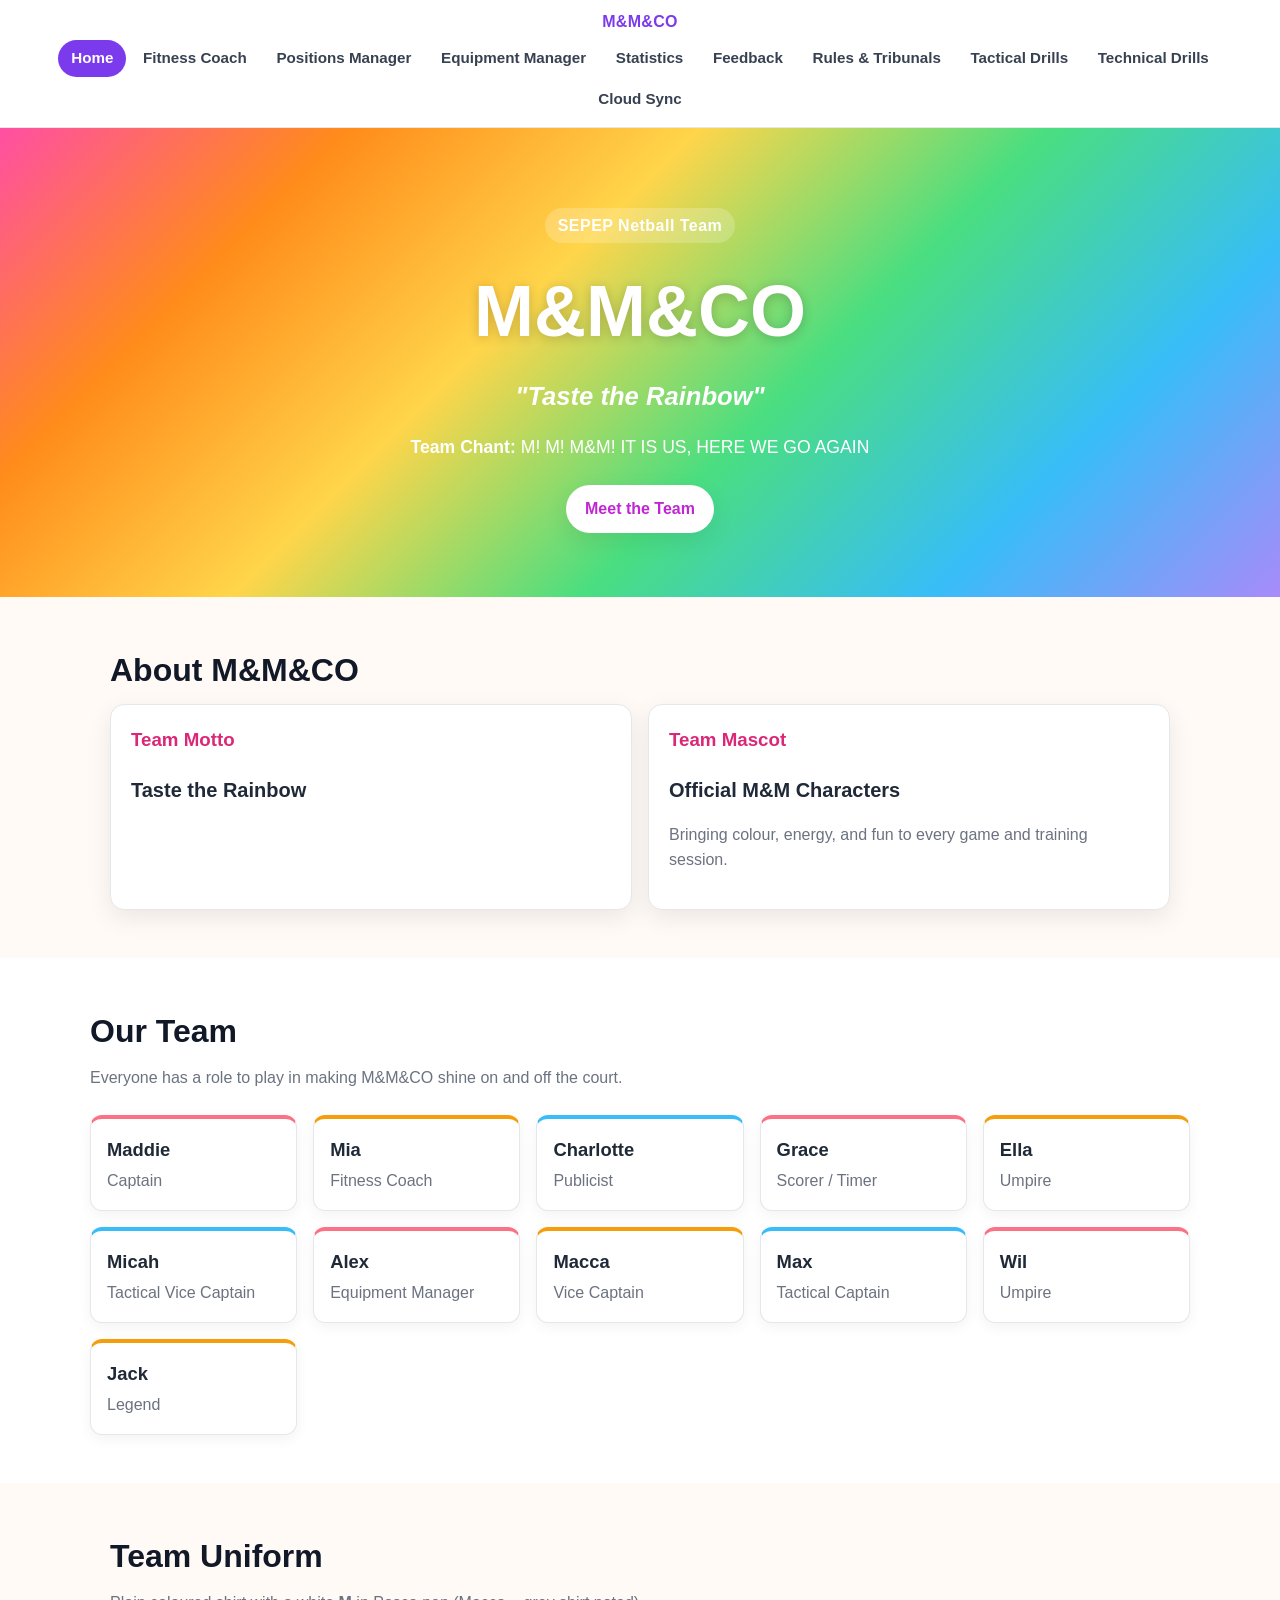
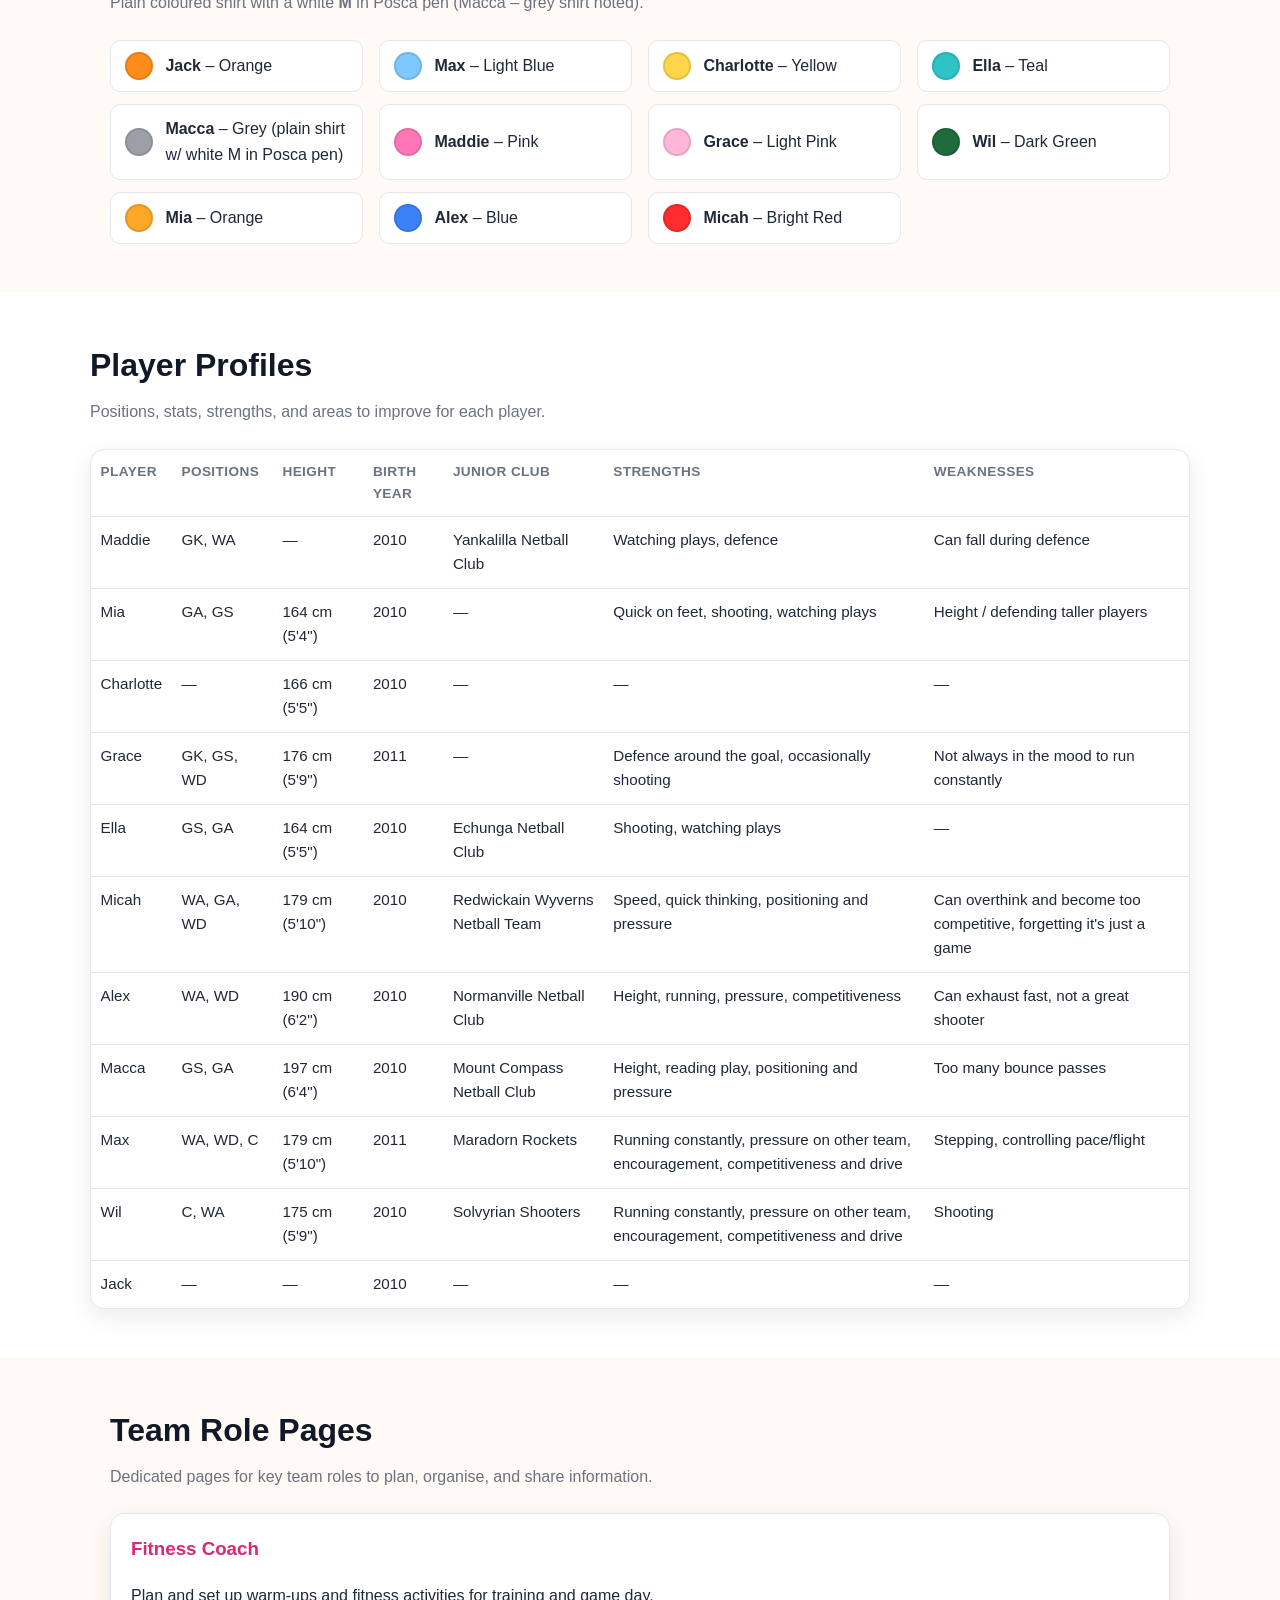
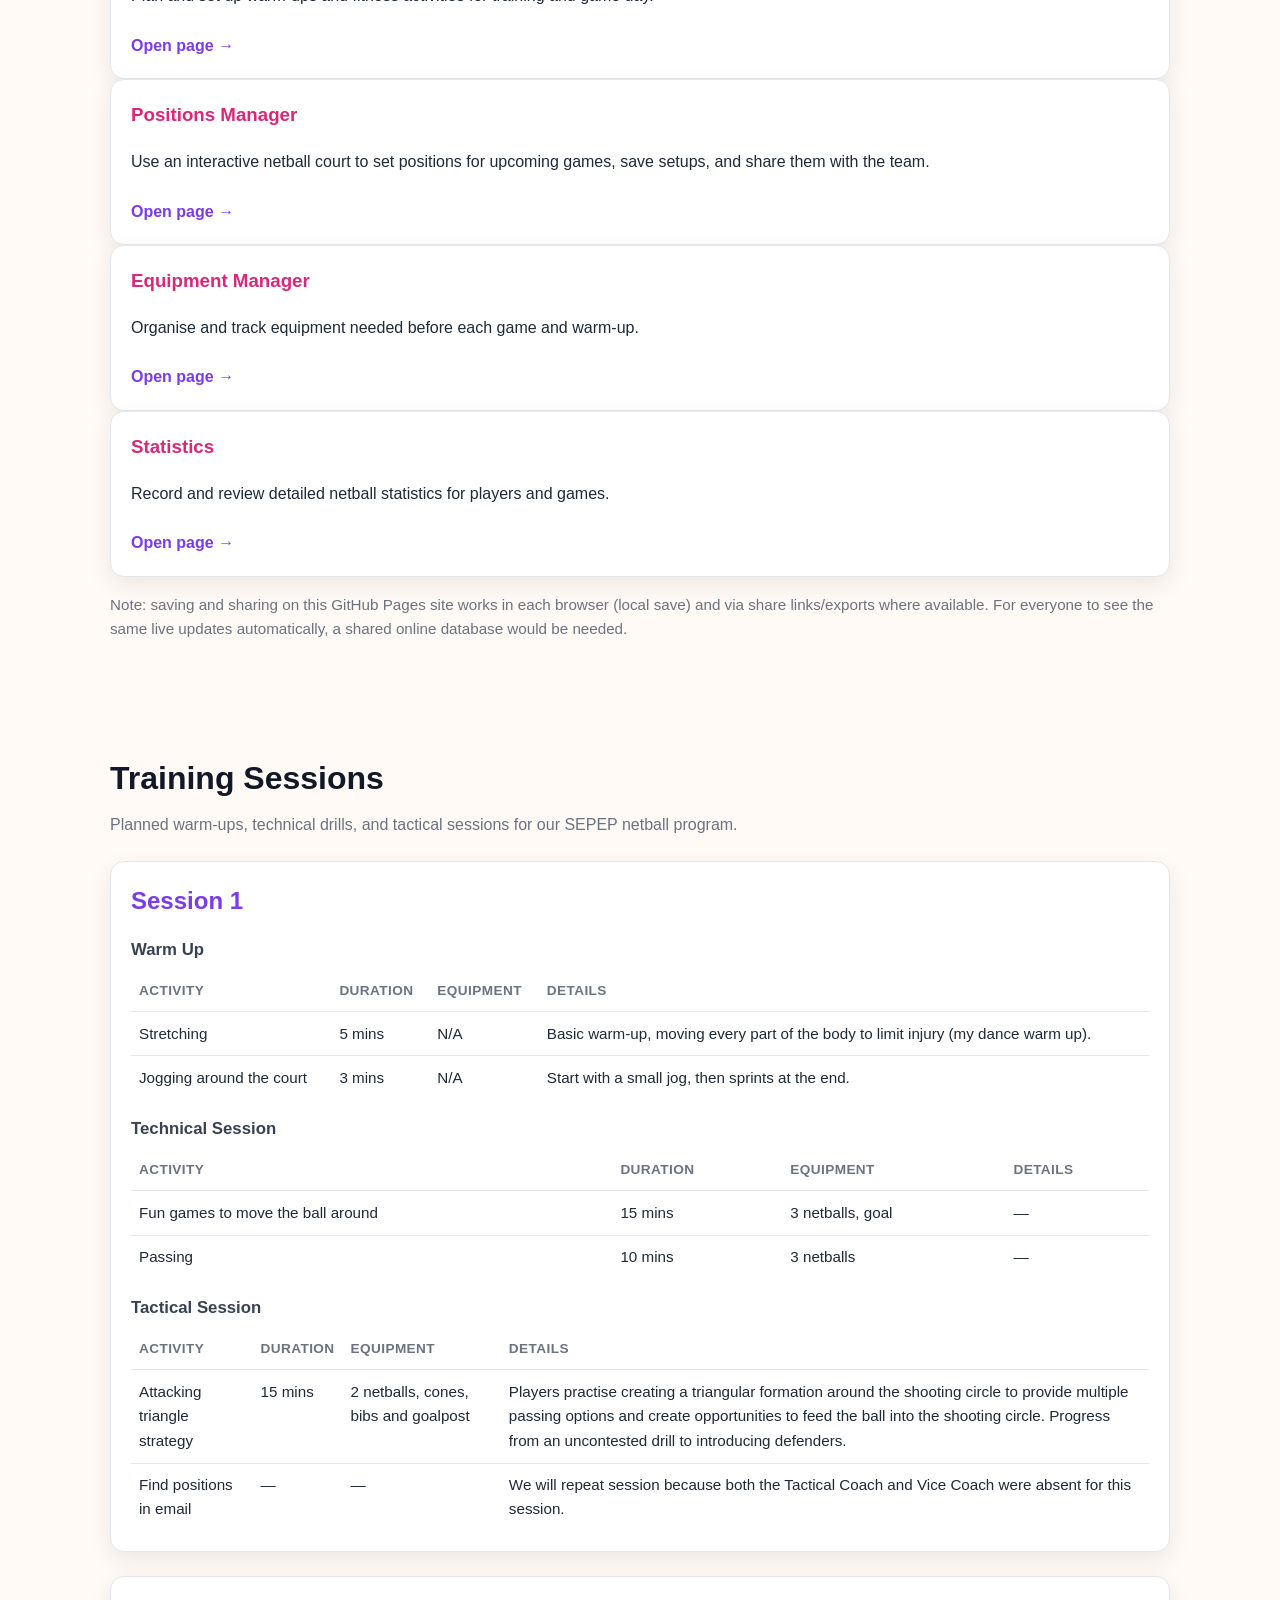
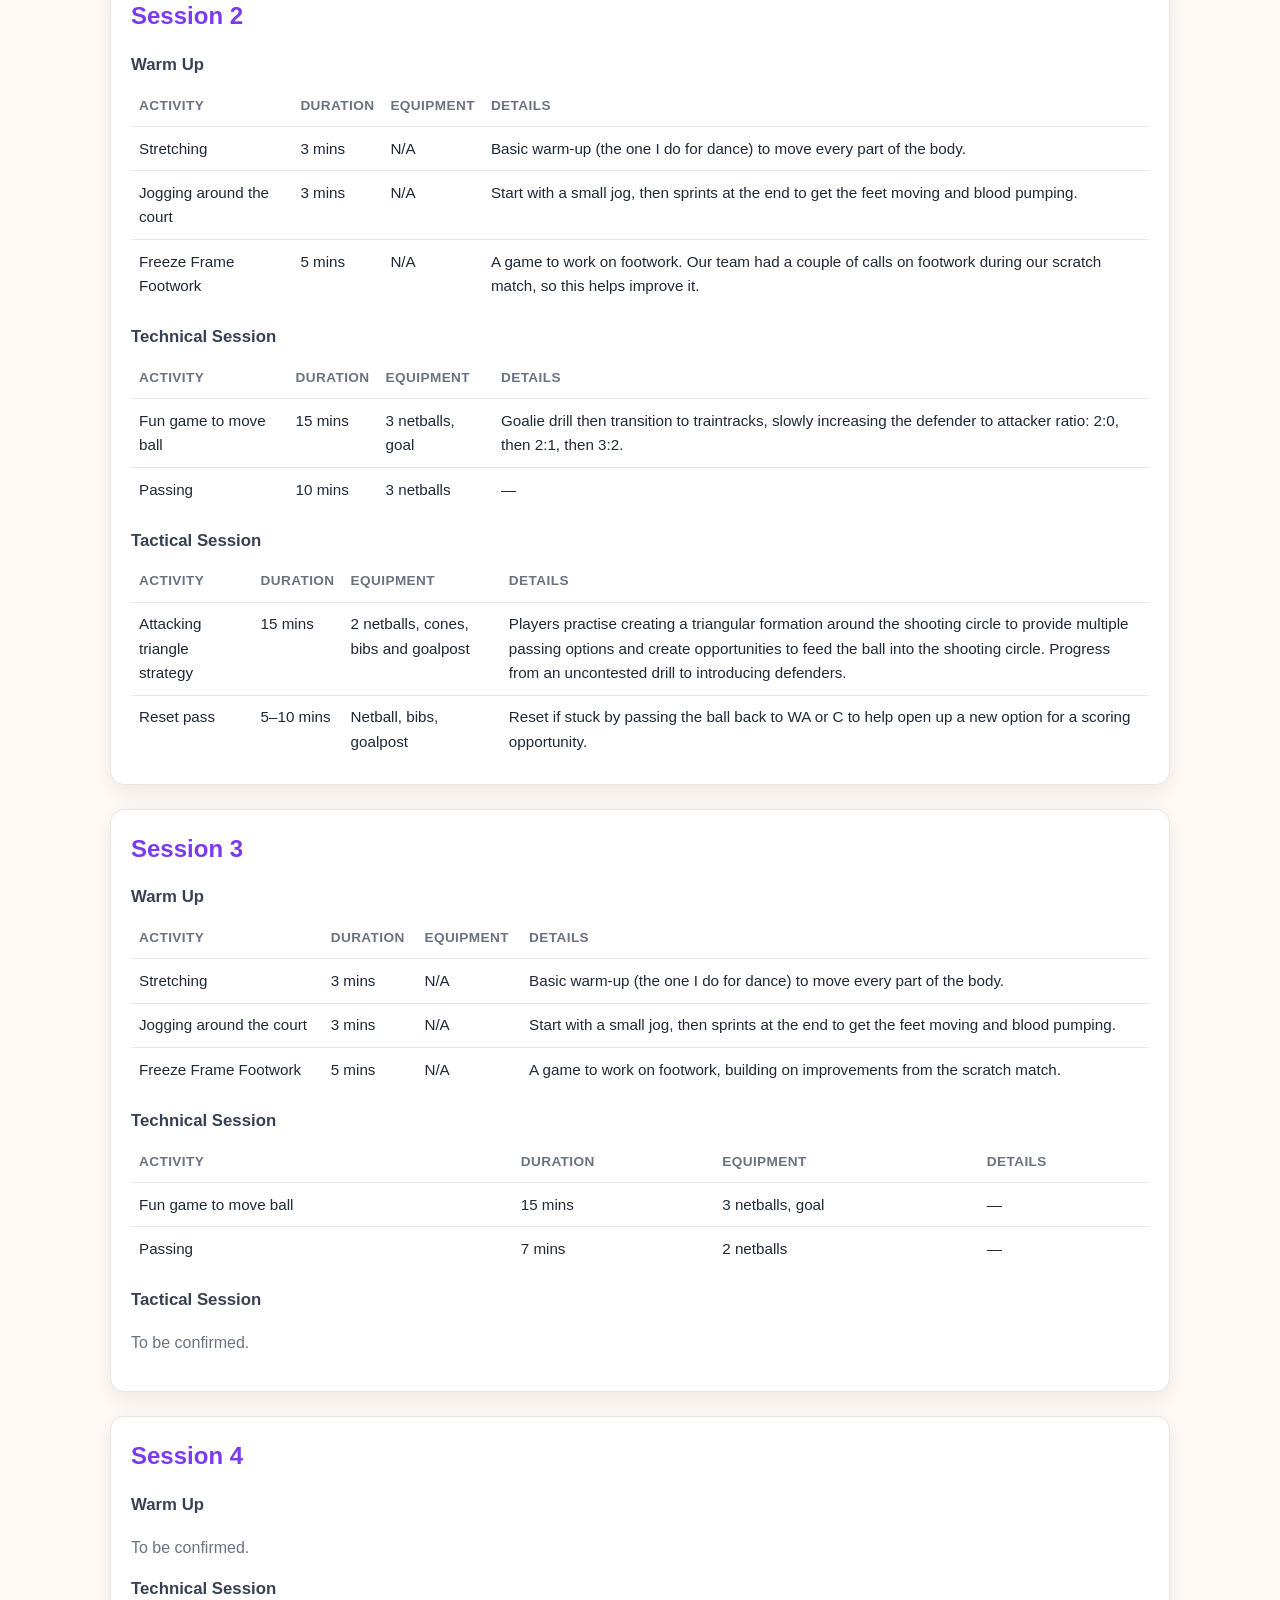
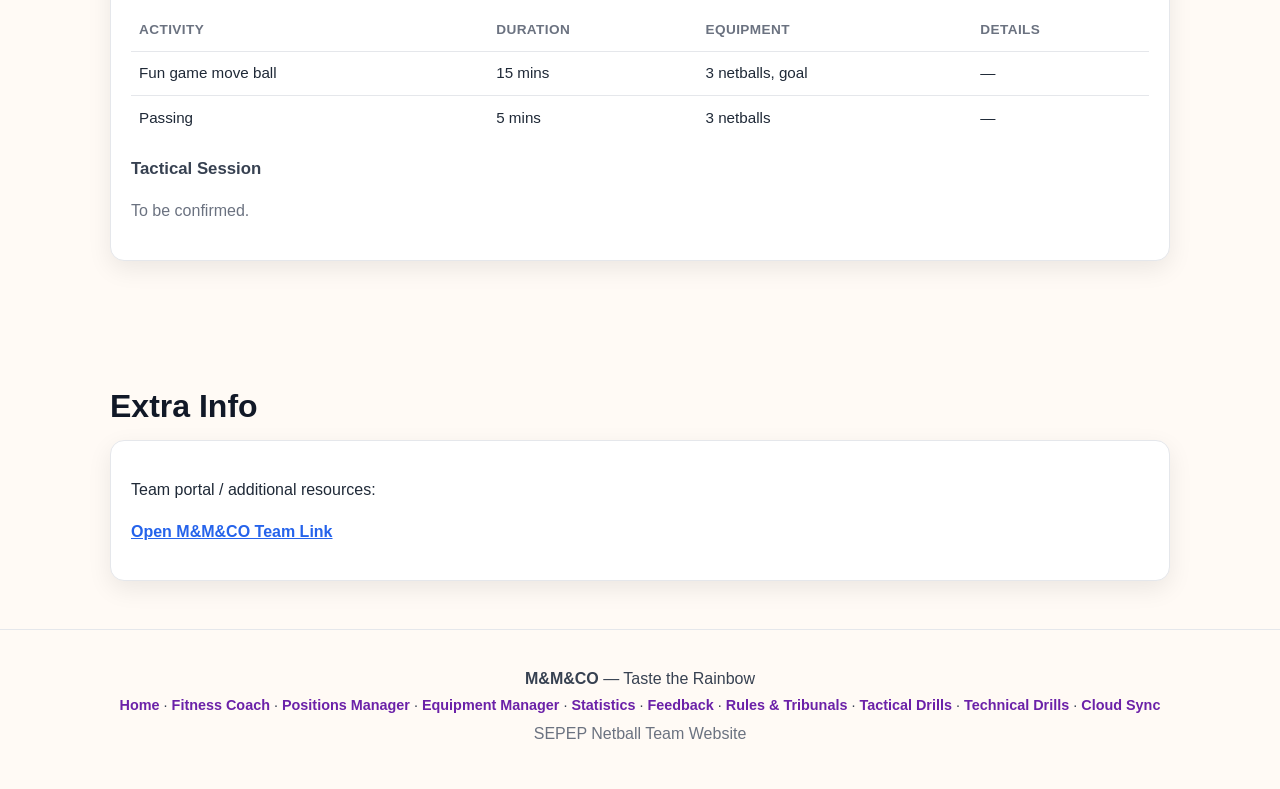
<file: index.html>
<!DOCTYPE html>
<html lang="en">
<head>
  <meta charset="UTF-8">
  <meta name="viewport" content="width=device-width, initial-scale=1.0">
  <title>M&amp;M&amp;CO | Taste the Rainbow</title>
  <link rel="stylesheet" href="styles.css">

<script>
(function () {
  var SETTINGS_KEY = 'mmco-sync-url-v2';
  var DEFAULT_URL = 'https://script.google.com/macros/s/AKfycbz70MNBhMd0RGAW-UkVFOpsZdXzliiD4dTclZ4wLPAR-zjlEPfBQTaEVjnBcOnbw0yeiQ/exec';
  var KEYS = [
    'mmco-warmup-plans',
    'mmco-positions-setups',
    'mmco-equipment',
    'mmco-stats-games',
    'mmco-rules-info',
    'mmco-tactical-drills',
    'mmco-technical-drills'
  ];
  var origGet = Storage.prototype.getItem;
  var origSet = Storage.prototype.setItem;
  var origRemove = Storage.prototype.removeItem;
  var cache = {};
  var timers = {};
  var url = DEFAULT_URL;
  try { url = origGet.call(localStorage, SETTINGS_KEY) || DEFAULT_URL; } catch (e) {}

  Storage.prototype.getItem = function (key) {
    if (Object.prototype.hasOwnProperty.call(cache, key)) return cache[key];
    return origGet.call(this, key);
  };
  Storage.prototype.setItem = function (key, value) {
    origSet.call(this, key, value);
    if (KEYS.indexOf(key) >= 0) queueWrite(key, String(value));
  };
  Storage.prototype.removeItem = function (key) {
    origRemove.call(this, key);
    if (Object.prototype.hasOwnProperty.call(cache, key)) delete cache[key];
    if (KEYS.indexOf(key) >= 0) queueWrite(key, '');
  };

  function queueWrite(key, value) {
    cache[key] = value;
    if (timers[key]) clearTimeout(timers[key]);
    timers[key] = setTimeout(function () { postWrite(key, value); }, 800);
  }

  function postWrite(key, value) {
    if (!url) return;
    var host = document.body || document.documentElement;
    var frame = document.getElementById('mmcloud-frame');
    if (!frame) {
      frame = document.createElement('iframe');
      frame.id = 'mmcloud-frame';
      frame.style.display = 'none';
      host.appendChild(frame);
    }
    var form = document.createElement('form');
    form.method = 'POST';
    form.action = url;
    form.target = 'mmcloud-frame';
    var field = document.createElement('input');
    field.type = 'hidden';
    field.name = 'payload';
    field.value = JSON.stringify({ key: key, value: value });
    form.appendChild(field);
    host.appendChild(form);
    form.submit();
    host.removeChild(form);
  }

  function applyRemote(data, silent) {
    var changed = false;
    Object.keys(data || {}).forEach(function (key) {
      if (KEYS.indexOf(key) < 0) return;
      var remote = data[key] && data[key].value;
      if (typeof remote !== 'string') return;
      var local = origGet.call(localStorage, key);
      if (local !== remote) {
        cache[key] = remote;
        origSet.call(localStorage, key, remote);
        changed = true;
      }
    });
    if (changed && !silent) window.location.reload();
    return changed;
  }

  function readRemote(silent) {
    if (!url) return false;
    var name = '__mmcoCloud' + Math.floor(Math.random() * 1000000000);
    var script = document.createElement('script');
    var done = false;
    function finish() {
      if (done) return;
      done = true;
      try { delete window[name]; } catch (e) { window[name] = undefined; }
      if (script.parentNode) script.parentNode.removeChild(script);
    }
    window[name] = function (res) {
      finish();
      if (res && res.ok && res.data) applyRemote(res.data, silent);
      window.dispatchEvent(new CustomEvent('mmcloud-status', {
        detail: { ok: !!(res && res.ok), message: res && res.ok ? 'Connected to Google Sheets.' : 'Connection failed.' }
      }));
    };
    script.onerror = function () {
      finish();
      window.dispatchEvent(new CustomEvent('mmcloud-status', {
        detail: { ok: false, message: 'Connection failed. Check the Web app URL and sharing settings.' }
      }));
    };
    script.src = url + (url.indexOf('?') >= 0 ? '&' : '?') + 'action=read&cb=' + name + '&t=' + Date.now();
    document.head.appendChild(script);
    return true;
  }

  window.MMCloud = {
    keys: KEYS,
    getUrl: function () { return url; },
    configure: function (newUrl) {
      url = String(newUrl || '').trim();
      if (url) origSet.call(localStorage, SETTINGS_KEY, url);
      else origRemove.call(localStorage, SETTINGS_KEY);
    },
    refresh: function () { return readRemote(false); },
    status: function () { return readRemote(true); }
  };

  if (url) readRemote(false);
})();
</script>
</head>
<body>
  <header class="sitebar">
    <a class="sitebrand" href="#home">M&amp;M&amp;CO</a>
    <nav class="tabbar" aria-label="Site pages">
      <a class="tab active" data-tab="home" href="#home">Home</a>
      <a class="tab" data-tab="fitness" href="#fitness">Fitness Coach</a>
      <a class="tab" data-tab="positions" href="#positions">Positions Manager</a>
      <a class="tab" data-tab="equipment" href="#equipment">Equipment Manager</a>
      <a class="tab" data-tab="statistics" href="#statistics">Statistics</a>
      <a class="tab" data-tab="feedback" href="#feedback">Feedback</a>
      <a class="tab" data-tab="rules" href="#rules">Rules &amp; Tribunals</a>
      <a class="tab" data-tab="tactical" href="#tactical">Tactical Drills</a>
      <a class="tab" data-tab="technical" href="#technical">Technical Drills</a>
      <a class="tab" data-tab="sync" href="#sync">Cloud Sync</a>
    </nav>
  </header>

  <main id="tab-content">
    <section class="tab-panel" id="panel-home" role="tabpanel">
<header class="hero">
    <div class="hero-inner">
      <p class="tag">SEPEP Netball Team</p>
      <h1>M&amp;M&amp;CO</h1>
      <p class="motto">"Taste the Rainbow"</p>
      <p class="chant"><strong>Team Chant:</strong> M! M! M&amp;M! IT IS US, HERE WE GO AGAIN</p>
      <a class="btn" href="#team">Meet the Team</a>
    </div>
  </header>
<section id="about" class="section">
      <h2>About M&amp;M&amp;CO</h2>
      <div class="cards two">
        <div class="card">
          <h3>Team Motto</h3>
          <p class="big">Taste the Rainbow</p>
        </div>
        <div class="card">
          <h3>Team Mascot</h3>
          <p class="big">Official M&amp;M Characters</p>
          <p class="muted">Bringing colour, energy, and fun to every game and training session.</p>
        </div>
      </div>
    </section>

    <section id="team" class="section alt">
      <h2>Our Team</h2>
      <p class="section-intro">Everyone has a role to play in making M&amp;M&amp;CO shine on and off the court.</p>
      <div class="team-grid">
        <article class="member"><h3>Maddie</h3><p>Captain</p></article>
        <article class="member"><h3>Mia</h3><p>Fitness Coach</p></article>
        <article class="member"><h3>Charlotte</h3><p>Publicist</p></article>
        <article class="member"><h3>Grace</h3><p>Scorer / Timer</p></article>
        <article class="member"><h3>Ella</h3><p>Umpire</p></article>
        <article class="member"><h3>Micah</h3><p>Tactical Vice Captain</p></article>
        <article class="member"><h3>Alex</h3><p>Equipment Manager</p></article>
        <article class="member"><h3>Macca</h3><p>Vice Captain</p></article>
        <article class="member"><h3>Max</h3><p>Tactical Captain</p></article>
        <article class="member"><h3>Wil</h3><p>Umpire</p></article>
        <article class="member"><h3>Jack</h3><p>Legend</p></article>
      </div>
    </section>

    <section id="uniform" class="section">
      <h2>Team Uniform</h2>
      <p class="section-intro">Plain coloured shirt with a white <strong>M</strong> in Posca pen (Macca &ndash; grey shirt noted).</p>
      <div class="uniform-grid">
        <div class="uniform-item"><span class="swatch" style="--c:#ff8c1a"></span><span><strong>Jack</strong> &ndash; Orange</span></div>
        <div class="uniform-item"><span class="swatch" style="--c:#7ec8ff"></span><span><strong>Max</strong> &ndash; Light Blue</span></div>
        <div class="uniform-item"><span class="swatch" style="--c:#ffd54a"></span><span><strong>Charlotte</strong> &ndash; Yellow</span></div>
        <div class="uniform-item"><span class="swatch" style="--c:#2ec4c7"></span><span><strong>Ella</strong> &ndash; Teal</span></div>
        <div class="uniform-item"><span class="swatch" style="--c:#9aa0a6"></span><span><strong>Macca</strong> &ndash; Grey (plain shirt w/ white M in Posca pen)</span></div>
        <div class="uniform-item"><span class="swatch" style="--c:#ff77b7"></span><span><strong>Maddie</strong> &ndash; Pink</span></div>
        <div class="uniform-item"><span class="swatch" style="--c:#ffb6d9"></span><span><strong>Grace</strong> &ndash; Light Pink</span></div>
        <div class="uniform-item"><span class="swatch" style="--c:#1f6b3b"></span><span><strong>Wil</strong> &ndash; Dark Green</span></div>
        <div class="uniform-item"><span class="swatch" style="--c:#ffa726"></span><span><strong>Mia</strong> &ndash; Orange</span></div>
        <div class="uniform-item"><span class="swatch" style="--c:#3b82f6"></span><span><strong>Alex</strong> &ndash; Blue</span></div>
        <div class="uniform-item"><span class="swatch" style="--c:#ff2d2d"></span><span><strong>Micah</strong> &ndash; Bright Red</span></div>
      </div>
    </section>

    <section id="profiles" class="section alt">
      <h2>Player Profiles</h2>
      <p class="section-intro">Positions, stats, strengths, and areas to improve for each player.</p>
      <div class="table-wrap">
        <table class="profiles-table">
          <thead>
            <tr>
              <th>Player</th>
              <th>Positions</th>
              <th>Height</th>
              <th>Birth Year</th>
              <th>Junior Club</th>
              <th>Strengths</th>
              <th>Weaknesses</th>
            </tr>
          </thead>
          <tbody>
            <tr><td>Maddie</td><td>GK, WA</td><td>&mdash;</td><td>2010</td><td>Yankalilla Netball Club</td><td>Watching plays, defence</td><td>Can fall during defence</td></tr>
            <tr><td>Mia</td><td>GA, GS</td><td>164 cm (5'4")</td><td>2010</td><td>&mdash;</td><td>Quick on feet, shooting, watching plays</td><td>Height / defending taller players</td></tr>
            <tr><td>Charlotte</td><td>&mdash;</td><td>166 cm (5'5")</td><td>2010</td><td>&mdash;</td><td>&mdash;</td><td>&mdash;</td></tr>
            <tr><td>Grace</td><td>GK, GS, WD</td><td>176 cm (5'9")</td><td>2011</td><td>&mdash;</td><td>Defence around the goal, occasionally shooting</td><td>Not always in the mood to run constantly</td></tr>
            <tr><td>Ella</td><td>GS, GA</td><td>164 cm (5'5")</td><td>2010</td><td>Echunga Netball Club</td><td>Shooting, watching plays</td><td>&mdash;</td></tr>
            <tr><td>Micah</td><td>WA, GA, WD</td><td>179 cm (5'10")</td><td>2010</td><td>Redwickain Wyverns Netball Team</td><td>Speed, quick thinking, positioning and pressure</td><td>Can overthink and become too competitive, forgetting it's just a game</td></tr>
            <tr><td>Alex</td><td>WA, WD</td><td>190 cm (6'2")</td><td>2010</td><td>Normanville Netball Club</td><td>Height, running, pressure, competitiveness</td><td>Can exhaust fast, not a great shooter</td></tr>
            <tr><td>Macca</td><td>GS, GA</td><td>197 cm (6'4")</td><td>2010</td><td>Mount Compass Netball Club</td><td>Height, reading play, positioning and pressure</td><td>Too many bounce passes</td></tr>
            <tr><td>Max</td><td>WA, WD, C</td><td>179 cm (5'10")</td><td>2011</td><td>Maradorn Rockets</td><td>Running constantly, pressure on other team, encouragement, competitiveness and drive</td><td>Stepping, controlling pace/flight</td></tr>
            <tr><td>Wil</td><td>C, WA</td><td>175 cm (5'9")</td><td>2010</td><td>Solvyrian Shooters</td><td>Running constantly, pressure on other team, encouragement, competitiveness and drive</td><td>Shooting</td></tr>
            <tr><td>Jack</td><td>&mdash;</td><td>&mdash;</td><td>2010</td><td>&mdash;</td><td>&mdash;</td><td>&mdash;</td></tr>
          </tbody>
        </table>
      </div>
    </section>

    <section id="team-pages" class="section">
      <h2>Team Role Pages</h2>
      <p class="section-intro">Dedicated pages for key team roles to plan, organise, and share information.</p>
      <div class="cards page-cards">
        <a class="card page-card" href="#fitness">
          <h3>Fitness Coach</h3>
          <p>Plan and set up warm-ups and fitness activities for training and game day.</p>
          <span class="card-link">Open page &rarr;</span>
        </a>
        <a class="card page-card" href="#positions">
          <h3>Positions Manager</h3>
          <p>Use an interactive netball court to set positions for upcoming games, save setups, and share them with the team.</p>
          <span class="card-link">Open page &rarr;</span>
        </a>
        <a class="card page-card" href="#equipment">
          <h3>Equipment Manager</h3>
          <p>Organise and track equipment needed before each game and warm-up.</p>
          <span class="card-link">Open page &rarr;</span>
        </a>
        <a class="card page-card" href="#statistics">
          <h3>Statistics</h3>
          <p>Record and review detailed netball statistics for players and games.</p>
          <span class="card-link">Open page &rarr;</span>
        </a>
      </div>
      <p class="muted note">Note: saving and sharing on this GitHub Pages site works in each browser (local save) and via share links/exports where available. For everyone to see the same live updates automatically, a shared online database would be needed.</p>
    </section>

    <section id="sessions" class="section">
      <h2>Training Sessions</h2>
      <p class="section-intro">Planned warm-ups, technical drills, and tactical sessions for our SEPEP netball program.</p>

      <div class="session">
        <h3>Session 1</h3>
        <div class="session-block">
          <h4>Warm Up</h4>
          <table>
            <thead><tr><th>Activity</th><th>Duration</th><th>Equipment</th><th>Details</th></tr></thead>
            <tbody>
              <tr><td>Stretching</td><td>5 mins</td><td>N/A</td><td>Basic warm-up, moving every part of the body to limit injury (my dance warm up).</td></tr>
              <tr><td>Jogging around the court</td><td>3 mins</td><td>N/A</td><td>Start with a small jog, then sprints at the end.</td></tr>
            </tbody>
          </table>
        </div>
        <div class="session-block">
          <h4>Technical Session</h4>
          <table>
            <thead><tr><th>Activity</th><th>Duration</th><th>Equipment</th><th>Details</th></tr></thead>
            <tbody>
              <tr><td>Fun games to move the ball around</td><td>15 mins</td><td>3 netballs, goal</td><td>&mdash;</td></tr>
              <tr><td>Passing</td><td>10 mins</td><td>3 netballs</td><td>&mdash;</td></tr>
            </tbody>
          </table>
        </div>
        <div class="session-block">
          <h4>Tactical Session</h4>
          <table>
            <thead><tr><th>Activity</th><th>Duration</th><th>Equipment</th><th>Details</th></tr></thead>
            <tbody>
              <tr><td>Attacking triangle strategy</td><td>15 mins</td><td>2 netballs, cones, bibs and goalpost</td><td>Players practise creating a triangular formation around the shooting circle to provide multiple passing options and create opportunities to feed the ball into the shooting circle. Progress from an uncontested drill to introducing defenders.</td></tr>
              <tr><td>Find positions in email</td><td>&mdash;</td><td>&mdash;</td><td>We will repeat session because both the Tactical Coach and Vice Coach were absent for this session.</td></tr>
            </tbody>
          </table>
        </div>
      </div>

      <div class="session">
        <h3>Session 2</h3>
        <div class="session-block">
          <h4>Warm Up</h4>
          <table>
            <thead><tr><th>Activity</th><th>Duration</th><th>Equipment</th><th>Details</th></tr></thead>
            <tbody>
              <tr><td>Stretching</td><td>3 mins</td><td>N/A</td><td>Basic warm-up (the one I do for dance) to move every part of the body.</td></tr>
              <tr><td>Jogging around the court</td><td>3 mins</td><td>N/A</td><td>Start with a small jog, then sprints at the end to get the feet moving and blood pumping.</td></tr>
              <tr><td>Freeze Frame Footwork</td><td>5 mins</td><td>N/A</td><td>A game to work on footwork. Our team had a couple of calls on footwork during our scratch match, so this helps improve it.</td></tr>
            </tbody>
          </table>
        </div>
        <div class="session-block">
          <h4>Technical Session</h4>
          <table>
            <thead><tr><th>Activity</th><th>Duration</th><th>Equipment</th><th>Details</th></tr></thead>
            <tbody>
              <tr><td>Fun game to move ball</td><td>15 mins</td><td>3 netballs, goal</td><td>Goalie drill then transition to traintracks, slowly increasing the defender to attacker ratio: 2:0, then 2:1, then 3:2.</td></tr>
              <tr><td>Passing</td><td>10 mins</td><td>3 netballs</td><td>&mdash;</td></tr>
            </tbody>
          </table>
        </div>
        <div class="session-block">
          <h4>Tactical Session</h4>
          <table>
            <thead><tr><th>Activity</th><th>Duration</th><th>Equipment</th><th>Details</th></tr></thead>
            <tbody>
              <tr><td>Attacking triangle strategy</td><td>15 mins</td><td>2 netballs, cones, bibs and goalpost</td><td>Players practise creating a triangular formation around the shooting circle to provide multiple passing options and create opportunities to feed the ball into the shooting circle. Progress from an uncontested drill to introducing defenders.</td></tr>
              <tr><td>Reset pass</td><td>5&ndash;10 mins</td><td>Netball, bibs, goalpost</td><td>Reset if stuck by passing the ball back to WA or C to help open up a new option for a scoring opportunity.</td></tr>
            </tbody>
          </table>
        </div>
      </div>

      <div class="session">
        <h3>Session 3</h3>
        <div class="session-block">
          <h4>Warm Up</h4>
          <table>
            <thead><tr><th>Activity</th><th>Duration</th><th>Equipment</th><th>Details</th></tr></thead>
            <tbody>
              <tr><td>Stretching</td><td>3 mins</td><td>N/A</td><td>Basic warm-up (the one I do for dance) to move every part of the body.</td></tr>
              <tr><td>Jogging around the court</td><td>3 mins</td><td>N/A</td><td>Start with a small jog, then sprints at the end to get the feet moving and blood pumping.</td></tr>
              <tr><td>Freeze Frame Footwork</td><td>5 mins</td><td>N/A</td><td>A game to work on footwork, building on improvements from the scratch match.</td></tr>
            </tbody>
          </table>
        </div>
        <div class="session-block">
          <h4>Technical Session</h4>
          <table>
            <thead><tr><th>Activity</th><th>Duration</th><th>Equipment</th><th>Details</th></tr></thead>
            <tbody>
              <tr><td>Fun game to move ball</td><td>15 mins</td><td>3 netballs, goal</td><td>&mdash;</td></tr>
              <tr><td>Passing</td><td>7 mins</td><td>2 netballs</td><td>&mdash;</td></tr>
            </tbody>
          </table>
        </div>
        <div class="session-block">
          <h4>Tactical Session</h4>
          <p class="muted">To be confirmed.</p>
        </div>
      </div>

      <div class="session">
        <h3>Session 4</h3>
        <div class="session-block">
          <h4>Warm Up</h4>
          <p class="muted">To be confirmed.</p>
        </div>
        <div class="session-block">
          <h4>Technical Session</h4>
          <table>
            <thead><tr><th>Activity</th><th>Duration</th><th>Equipment</th><th>Details</th></tr></thead>
            <tbody>
              <tr><td>Fun game move ball</td><td>15 mins</td><td>3 netballs, goal</td><td>&mdash;</td></tr>
              <tr><td>Passing</td><td>5 mins</td><td>3 netballs</td><td>&mdash;</td></tr>
            </tbody>
          </table>
        </div>
        <div class="session-block">
          <h4>Tactical Session</h4>
          <p class="muted">To be confirmed.</p>
        </div>
      </div>
    </section>

    <section id="extra" class="section">
      <h2>Extra Info</h2>
      <div class="card">
        <p>Team portal / additional resources:</p>
        <p><a class="link" href="https://script.google.com/a/macros/s.tatachilla.sa.edu.au/s/AKfycbwNuCyqthkBm4vhm1KJte8POhQeh5vwzLKnbcClA2AM1ELzoBTslDfy9ei3t208tSV80Q/exec" target="_blank" rel="noopener noreferrer">Open M&amp;M&amp;CO Team Link</a></p>
      </div>
    </section>
    </section>

  <section class="tab-panel" id="panel-fitness" role="tabpanel" hidden>
    <header class="subhero tab-hero">
      <p class="tag">M&amp;M&amp;CO &bull; Taste the Rainbow</p>
      <h1>Fitness Coach</h1>
      <p>Plan and set up warm-ups and fitness activities for training and game day.</p>
    </header>
    <div class="section">
<section class="panel">
      <h2>Warm-Up Planner</h2>
      <p class="section-intro">Add activities to build a warm-up. Saved plans stay in this browser so you can reuse and edit them.</p>
      <form id="warmup-form">
        <div class="grid-2">
          <div class="form-row">
            <label for="plan-name">Plan name</label>
            <input type="text" id="plan-name" placeholder="e.g. Pre-game warm-up" required>
          </div>
          <div class="form-row">
            <label for="plan-type">Plan type</label>
            <select id="plan-type">
              <option value="Training">Training</option>
              <option value="Game Day">Game Day</option>
              <option value="Recovery">Recovery</option>
              <option value="Fitness">Fitness</option>
            </select>
          </div>
        </div>
        <div class="form-row">
          <label for="plan-notes">Notes (optional)</label>
          <textarea id="plan-notes" placeholder="Anything the team should know about this warm-up..."></textarea>
        </div>

        <div class="panel" style="box-shadow:none;background:#faf5ff;">
          <h3 style="margin-top:0;">Add an activity</h3>
          <div class="grid-2">
            <div class="form-row">
              <label for="act-name">Activity</label>
              <input type="text" id="act-name" placeholder="e.g. Stretching">
            </div>
            <div class="form-row">
              <label for="act-duration">Duration (mins)</label>
              <input type="number" id="act-duration" min="1" step="1" placeholder="5">
            </div>
            <div class="form-row">
              <label for="act-equipment">Equipment</label>
              <input type="text" id="act-equipment" placeholder="e.g. N/A">
            </div>
            <div class="form-row">
              <label for="act-details">Details</label>
              <input type="text" id="act-details" placeholder="How to run the activity">
            </div>
          </div>
          <div class="actions">
            <button type="button" class="btn-secondary" id="add-activity">Add activity</button>
          </div>
        </div>

        <div id="activity-list-wrap" style="margin-top:1rem;">
          <h3>Plan activities</h3>
          <ul class="list" id="activity-list"><li class="muted">No activities yet. Add one above.</li></ul>
          <p class="muted small">Total duration: <strong id="total-duration">0</strong> mins</p>
        </div>

        <div class="actions">
          <button type="submit" class="btn-primary">Save plan</button>
          <button type="button" class="btn-secondary" id="reset-plan">Clear form</button>
        </div>
        <p class="status" id="plan-status"></p>
      </form>
    </section>

    <section class="panel">
      <h2>Saved Warm-Up Plans</h2>
      <div id="saved-plans"></div>
      <p class="muted small" id="plans-empty">No saved plans yet.</p>
    </section>

    <section class="panel">
      <h2>Warm-Up Ideas</h2>
      <div class="grid-2">
        <div class="card">
          <h3>Dynamic Warm-Up</h3>
          <ul>
            <li>Jog around the court (1 min)</li>
            <li>High knees and butt kicks (1 min)</li>
            <li>Leg swings and arm circles (1 min)</li>
            <li>Lunges and squats (1 min)</li>
            <li>Short sprints and side shuffles (1 min)</li>
          </ul>
        </div>
        <div class="card">
          <h3>Netball Footwork Warm-Up</h3>
          <ul>
            <li>Jog and pivot on whistle (2 min)</li>
            <li>Freeze frame footwork game (5 min)</li>
            <li>Partner passing while moving (3 min)</li>
            <li>Shooting warm-up near the post (3 min)</li>
          </ul>
        </div>
      </div>
    </section>
    </div>
  </section>
  <section class="tab-panel" id="panel-positions" role="tabpanel" hidden>
    <header class="subhero tab-hero">
      <p class="tag">M&amp;M&amp;CO &bull; Taste the Rainbow</p>
      <h1>Positions Manager</h1>
      <p>Drag players around the court to set positions for upcoming games, save the setup, and share it with the team.</p>
    </header>
    <div class="section">
<section class="panel">
      <h2>Game Setup</h2>
      <div class="grid-2">
        <div class="form-row">
          <label for="match-title">Match / setup name</label>
          <input type="text" id="match-title" placeholder="e.g. Round 3 vs Riverside" value="Upcoming Game">
        </div>
        <div class="form-row">
          <label for="match-date">Game date</label>
          <input type="date" id="match-date">
        </div>
      </div>
      <p class="muted small">Tip: click a player name below to choose who plays each position, then drag the tokens on the court.</p>
    </section>

    <div class="court-wrap">
      <section class="panel">
        <h2>Netball Court</h2>
        <div class="court" id="court" aria-label="Interactive netball court">
          <div class="line third t1"></div>
          <div class="line third t2"></div>
          <div class="centre-circle"></div>
          <div class="goal-circle top"></div>
          <div class="goal-circle bottom"></div>
          <div class="post top"></div>
          <div class="post bottom"></div>
        </div>
        <div class="actions" style="margin-top:.75rem;">
          <button type="button" class="btn-secondary" id="reset-positions">Reset positions</button>
          <button type="button" class="btn-primary" id="save-setup">Save setup</button>
          <button type="button" class="btn-secondary" id="copy-link">Copy share link</button>
        </div>
        <p class="status" id="setup-status"></p>
      </section>

      <section class="panel">
        <h2>Players &amp; Positions</h2>
        <div class="legend-grid" id="position-controls"></div>
        <div class="actions" style="margin-top:1rem;">
          <button type="button" class="btn-secondary" id="clear-players">Clear all players</button>
        </div>
      </section>
    </div>

    <section class="panel">
      <h2>Saved Setups</h2>
      <p class="section-intro">Saved setups stay in this browser. Use “Copy share link” to send the current setup to anyone.</p>
      <div id="saved-setups"></div>
      <p class="muted small" id="setups-empty">No saved setups yet.</p>
    </section>

    <section class="panel">
      <h2>Shareable Link</h2>
      <p class="small">Paste this link in your team chat so everyone can open the same setup:</p>
      <div class="form-row">
        <input type="text" id="share-link" readonly>
      </div>
      <div class="actions">
        <button type="button" class="btn-secondary" id="copy-link-2">Copy link</button>
      </div>
      <p class="status" id="share-status"></p>
    </section>
    </div>
  </section>
  <section class="tab-panel" id="panel-equipment" role="tabpanel" hidden>
    <header class="subhero tab-hero">
      <p class="tag">M&amp;M&amp;CO &bull; Taste the Rainbow</p>
      <h1>Equipment Manager</h1>
      <p>Get the equipment out before each game and warm-up, and make sure nothing is left behind.</p>
    </header>
    <div class="section">
<section class="panel">
      <h2>What I Do</h2>
      <p>I get out the equipment before each game and warm-up. I generally just get a few cones and some netballs out.</p>
      <div class="grid-2">
        <div class="card">
          <h3>Netballs</h3>
          <p>The netballs are required to play netball and to practise shooting and training drills.</p>
        </div>
        <div class="card">
          <h3>Cones</h3>
          <p>The cones are to create a small area around the net to run drills.</p>
        </div>
      </div>
    </section>

    <section class="panel">
      <h2>Equipment Checklist</h2>
      <p class="section-intro">Tick items off as you set up. Ticks are saved in this browser, so you can refresh without losing your place.</p>
      <div class="grid-2">
        <div>
          <h3>Before a Game</h3>
          <ul class="checklist" data-list="game"></ul>
        </div>
        <div>
          <h3>Before a Warm-Up / Training</h3>
          <ul class="checklist" data-list="training"></ul>
        </div>
      </div>
      <div class="actions" style="margin-top:1rem;">
        <button type="button" class="btn-primary" id="save-checklist">Save checklist</button>
        <button type="button" class="btn-secondary" id="reset-checklist">Reset ticks</button>
        <button type="button" class="btn-secondary" id="add-item">Add equipment item</button>
      </div>
      <p class="status" id="equipment-status"></p>
    </section>

    <section class="panel">
      <h2>Equipment Notes</h2>
      <div class="grid-2">
        <div class="form-row">
          <label for="game-notes">Game setup notes</label>
          <textarea id="game-notes" placeholder="e.g. 3 netballs and 6 cones near the goal"></textarea>
        </div>
        <div class="form-row">
          <label for="training-notes">Warm-up / training notes</label>
          <textarea id="training-notes" placeholder="e.g. cones in a small square around the net for passing drills"></textarea>
        </div>
      </div>
      <div class="actions">
        <button type="button" class="btn-primary" id="save-notes">Save notes</button>
      </div>
      <p class="status" id="notes-status"></p>
    </section>
    </div>
  </section>
  <section class="tab-panel" id="panel-statistics" role="tabpanel" hidden>
    <header class="subhero tab-hero">
      <p class="tag">M&amp;M&amp;CO &bull; Taste the Rainbow</p>
      <h1>Statistics</h1>
      <p>Record the five key stats for each team, review totals, and export the numbers.</p>
    </header>
    <div class="section">
      <section class="panel">
        <h2>Game</h2>
        <div class="grid-2">
          <div class="form-row">
            <label for="game-name">Game name</label>
            <input type="text" id="game-name" placeholder="e.g. Practice Match" value="Practice Match">
          </div>
          <div class="form-row">
            <label for="game-date">Date</label>
            <input type="date" id="game-date">
          </div>
        </div>
        <div class="actions">
          <button type="button" class="btn-primary" id="save-game">Save stats</button>
          <button type="button" class="btn-secondary" id="new-game">New game</button>
          <button type="button" class="btn-secondary" id="export-csv">Export current game (CSV)</button>
        </div>
        <p class="status" id="stats-status"></p>
      </section>

      <section class="panel">
        <h2>Team Statistics</h2>
        <p class="section-intro">Add a team for every side playing, then enter their numbers. Saved games sync through Google Sheets when Cloud Sync is connected.</p>
        <div class="scroll-x">
          <table class="stats-table team-stats-table" id="stats-table"></table>
        </div>
        <div class="actions">
          <button type="button" class="btn-secondary" id="add-team">Add team</button>
        </div>
      </section>

      <section class="panel">
        <h2>Saved Games</h2>
        <p class="section-intro">Saved games stay in this browser and sync to your Sheet when connected. Open a game to edit its stats.</p>
        <div id="saved-games"></div>
        <p class="muted small" id="games-empty">No saved games yet.</p>
      </section>

      <section class="panel">
        <h2>Stat Guide</h2>
        <div class="grid-2">
          <div class="card">
            <h3>Goals</h3>
            <p>Shots that went into the goal circle.</p>
          </div>
          <div class="card">
            <h3>Sin bin</h3>
            <p>Times a player was sent off court for two minutes.</p>
          </div>
          <div class="card">
            <h3>Out of bounds</h3>
            <p>Times the ball went outside the court.</p>
          </div>
          <div class="card">
            <h3>Yellow card</h3>
            <p>Formal warning for repeated or unsporting behaviour.</p>
          </div>
          <div class="card">
            <h3>Red card</h3>
            <p>Serious offence &mdash; player is sent off the court.</p>
          </div>
        </div>
      </section>
    </div>
  </section>

  <section class="tab-panel" id="panel-feedback" role="tabpanel" hidden>
    <header class="subhero tab-hero">
      <p class="tag">M&amp;M&amp;CO &bull; Taste the Rainbow</p>
      <h1>Session Feedback</h1>
      <p>All the feedback from our last four sessions &mdash; what went well and what to keep working on.</p>
    </header>
    <div class="section">
      <section class="panel feedback-session">
        <h2>Session 1</h2>
        <div class="feedback-grid">
          <article class="feedback-card">
            <h3>Warm Up</h3>
            <p>Structured well. Good mix of dynmaic stretching and increasing HR. Team all joined in and looked like they were having fun. I could hear support durign the warm up. This is great :)</p>
          </article>
          <article class="feedback-card">
            <h3>Technical Session</h3>
            <p>Passing around the circle and then shot. Drill looked well structured and team were fully engaged. Could work on force of passes to ensure they are harder to intercept?</p>
            <p>Team communication and moral were excellent, you could see this in how well the drill was working.</p>
            <p>Dropped to just passing - still very gentle. Love that you worked on the different types but goal for next session is applying force and power to the pass.</p>
            <p>Well done for moving to allow other team to use the goal circle. Very impressive.</p>
          </article>
          <article class="feedback-card">
            <h3>Tactical Session</h3>
            <p>For having no tactical coach did well, it making something work. Maddie did excellent job extending passing and stepping.</p>
          </article>
        </div>
      </section>

      <section class="panel feedback-session">
        <h2>Session 2</h2>
        <div class="feedback-grid">
          <article class="feedback-card">
            <h3>Warm Up</h3>
            <p>fun, creative, all team was engaged, built teamwork, connecting really well with netball concepts in a fun and engaging manner. Well done!! Keep this rolling for your next sessions :)</p>
            <p>This built really good team mometum and readyness for the game.</p>
          </article>
          <article class="feedback-card">
            <h3>Technical Session</h3>
            <p>This looked well thoughtout and productive, team members were enagged and participting well. Cues were used with fun initiatives to reduce errors. Keep this up for Session 3.</p>
          </article>
          <article class="feedback-card">
            <h3>Tactical Session</h3>
            <p>Didnt see this &gt; need to ensure this is really clear Max and Micah for this week. Work with the technical coach to use what they are doing and apply that in your attacking or defense measures. An idea could be defending the goals, remembering you can jump to defend.</p>
          </article>
          <article class="feedback-card">
            <h3>Uniform</h3>
            <p>This was incredible. the shirts, the design the connectiveness was excellent!!</p>
          </article>
          <article class="feedback-card">
            <h3>Team Spirit</h3>
            <p>Team seemed flat during the game this week, what could you do as coaches to bring the team spirit, team chant in circle before the commence of play, think how the new zelanders use the haka to help bring the arousal at the satrt of their games. high fives after goals, key words to lift after a goal etc.</p>
          </article>
        </div>
      </section>

      <section class="panel feedback-session">
        <h2>Session 3</h2>
        <div class="feedback-grid">
          <article class="feedback-card">
            <h3>Warm Up</h3>
            <p>Team looked engaged and firece. Looking like great contenders for todays matches. Keep this moral going. Warm up looked itimidating, it was all in time, there were smiles and team were doing the activities correctly.</p>
          </article>
          <article class="feedback-card">
            <h3>Technical Session</h3>
            <p>Team engagement is 100/10 - team is focused, listening and following. You use a loud voice, instrcutions are clear. Can see a clear improvement in steppingh/landing and passes.</p>
          </article>
          <article class="feedback-card">
            <h3>Tactical Session</h3>
            <p>Di</p>
          </article>
          <article class="feedback-card">
            <h3>Uniform</h3>
            <p>Uniform looks rad!! Go TEAM!!</p>
          </article>
          <article class="feedback-card">
            <h3>Team Spirit</h3>
            <p>Increible. Firece. Mean buisness. Ready to win!!</p>
          </article>
        </div>
      </section>

      <section class="panel feedback-session">
        <h2>Session 4</h2>
        <div class="feedback-grid">
          <article class="feedback-card">
            <h3>Team Spirit</h3>
            <p>Team seemed flat during the game this week, what could you do as coaches to bring the team spirit, team chant in circle before the commence of play, think how the new zelanders use the haka to help bring the arousal at the satrt of their games. high fives after goals, key words to lift after a goal etc.</p>
          </article>
        </div>
      </section>
    </div>
  </section>

  <section class="tab-panel" id="panel-rules" role="tabpanel" hidden>
    <header class="subhero tab-hero">
      <p class="tag">M&amp;M&amp;CO &bull; Taste the Rainbow</p>
      <h1>Rules &amp; Tribunals</h1>
      <p>Our modified netball rules, the changes we agreed to keep, and the card &amp; sin bin system that goes with them.</p>
    </header>
    <div class="section">
      <section class="panel">
        <h2>Team Review Sheet</h2>
        <p class="section-intro">Details from the rules review. These stay saved in this browser.</p>
        <form id="rules-info-form">
          <div class="grid-2">
            <div class="form-row">
              <label for="rules-team">Team</label>
              <input type="text" id="rules-team" placeholder="Team name">
            </div>
            <div class="form-row">
              <label for="rules-present">People Present</label>
              <input type="text" id="rules-present" placeholder="Who was present?">
            </div>
          </div>
          <div class="actions">
            <button type="submit" class="btn-primary">Save details</button>
          </div>
          <p class="status" id="rules-info-status"></p>
        </form>
      </section>

      <section class="panel">
        <h2>Basic Rules</h2>
        <p class="section-intro"><span class="vote-y">Y</span> means we agreed to keep the rule. Suggested changes are shown in the last column.</p>
        <div class="scroll-x">
          <table class="rules-table">
            <thead><tr><th>Rule</th><th>Y/N</th><th>Modification / Suggestion</th></tr></thead>
            <tbody>
              <tr><td>Stepping rule (traditional) &mdash; turnover awarded.</td><td><span class="vote-y">Y</span></td><td>&mdash;</td></tr>
              <tr><td>3ft defending (traditional) &mdash; obstruction &mdash; turnover and SIN BIN</td><td><span class="vote-y">Y</span></td><td>&mdash;</td></tr>
              <tr><td>Non-contact (traditional) &mdash; contact &mdash; turnover and SIN BIN</td><td><span class="vote-y">Y</span></td><td>&mdash;</td></tr>
              <tr><td>Ball must be passed in every third.</td><td><span class="vote-y">Y</span></td><td>&mdash;</td></tr>
              <tr><td>5 sec to pass the ball.</td><td><span class="vote-y">Y</span></td><td>&mdash;</td></tr>
              <tr><td>No replay &mdash; dropped ball can be picked up, but if dribbling &mdash; turnover.</td><td><span class="vote-y">Y</span></td><td>No dribbling if dribbled replay &mdash; turnover</td></tr>
              <tr><td>Offside (centre ball / in circle) &mdash; turnover</td><td><span class="vote-y">Y</span></td><td>&mdash;</td></tr>
            </tbody>
          </table>
        </div>
      </section>

      <section class="panel">
        <h2>Time</h2>
        <div class="scroll-x">
          <table class="rules-table">
            <thead><tr><th>Rule</th><th>Y/N</th><th>Modification / Suggestion</th></tr></thead>
            <tbody>
              <tr><td>2 x 12 mins halves + 3 min half time.</td><td><span class="vote-y">Y</span></td><td>&mdash;</td></tr>
              <tr><td>Subs / team sheets to umpires &mdash; must have be on 2 per lesson. No subs during half.</td><td>&mdash;</td><td>&mdash;</td></tr>
            </tbody>
          </table>
        </div>
      </section>

      <section class="panel">
        <h2>Scoring</h2>
        <div class="scroll-x">
          <table class="rules-table">
            <thead><tr><th>Rule</th><th>Y/N</th><th>Modification / Suggestion</th></tr></thead>
            <tbody>
              <tr><td>GA / GS only ones to shoot (traditional).</td><td><span class="vote-y">Y</span></td><td>&mdash;</td></tr>
              <tr><td>5 points &mdash; outside circle (ball in net / ring)</td><td><span class="vote-y">Y</span></td><td>&mdash;</td></tr>
              <tr><td>2 points &mdash; inside circle</td><td><span class="vote-y">Y</span></td><td>&mdash;</td></tr>
              <tr><td>1 point &mdash; hits ring (ball doesn't go in).</td><td>&mdash;</td><td>&mdash;</td></tr>
            </tbody>
          </table>
        </div>
      </section>

      <section class="panel">
        <h2>Court &amp; Players</h2>
        <div class="scroll-x">
          <table class="rules-table">
            <thead><tr><th>Rule</th><th>Y/N</th><th>Modification / Suggestion</th></tr></thead>
            <tbody>
              <tr><td>Court: same as traditional netball.</td><td><span class="vote-y">Y</span></td><td>&mdash;</td></tr>
              <tr><td>Players: 7 v 7</td><td><span class="vote-y">Y</span></td><td>&mdash;</td></tr>
              <tr><td>Keep traditional positions &mdash; C, WA, WD, GA, GS, GD, GK</td><td><span class="vote-y">Y</span></td><td>&mdash;</td></tr>
            </tbody>
          </table>
        </div>
      </section>

      <section class="panel">
        <h2>Shooting, Defence &amp; Restarts</h2>
        <div class="scroll-x">
          <table class="rules-table">
            <thead><tr><th>Rule</th><th>Y/N</th><th>Modification / Suggestion</th></tr></thead>
            <tbody>
              <tr><td>Allowed to jump to shoot &mdash; cannot touch the ring or hold the ring.</td><td><span class="vote-y">Y</span></td><td>&mdash;</td></tr>
              <tr><td>Jump defence allowed &mdash; but must go straight up, not forward. If forward, obstruction applies.</td><td><span class="vote-y">Y</span></td><td>&mdash;</td></tr>
              <tr><td>Start: centre pass</td><td><span class="vote-y">Y</span></td><td>&mdash;</td></tr>
              <tr><td>Goal scored: returns to centre ball &mdash; opposition team.</td><td><span class="vote-y">Y</span></td><td>Keep centre ball (traditional)</td></tr>
              <tr><td>Out: turnover &mdash; last person to touch the ball.</td><td><span class="vote-y">Y</span></td><td>&mdash;</td></tr>
              <tr><td>SIN BIN: 15 sec or 5 push ups (chest hit ground) in the SIN BIN &mdash; for offences obstruction and contact, offside any area.</td><td><span class="vote-y">Y</span></td><td>&mdash;</td></tr>
            </tbody>
          </table>
        </div>
      </section>

      <section class="panel">
        <h2>Card Meanings</h2>
        <div class="scroll-x">
          <table class="rules-table">
            <thead><tr><th>Card</th><th>First Card</th><th>Second Card</th></tr></thead>
            <tbody>
              <tr><td><strong>Yellow Card</strong></td><td>Verbal Warning</td><td>5-Minute Time-Out</td></tr>
              <tr><td><strong>Red Card</strong></td><td>Sin Bin &ndash; out for the rest of the half</td><td>Out for the rest of the game / lesson</td></tr>
            </tbody>
          </table>
        </div>
        <p class="muted small">Card resets every lesson. Cards carry over between the two games within a lesson.</p>
      </section>

      <section class="panel">
        <h2>Red Card Offences</h2>
        <div class="scroll-x">
          <table class="rules-table">
            <thead><tr><th>Offence</th><th>Charge</th></tr></thead>
            <tbody>
              <tr><td>Umpire Abuse</td><td><span class="vote-red">Red Card</span></td></tr>
              <tr><td>Throwing Ball at Umpire</td><td><span class="vote-red">Red Card if intentional</span></td></tr>
              <tr><td>Rough Contact (Umpires)</td><td><span class="vote-red">Red Card if intentional</span></td></tr>
              <tr><td>Removal of Clothing</td><td><span class="vote-red">Second Red Card</span></td></tr>
            </tbody>
          </table>
        </div>
      </section>

      <section class="panel">
        <h2>Yellow Card Offences</h2>
        <div class="scroll-x">
          <table class="rules-table">
            <thead><tr><th>Offence</th><th>Charge</th></tr></thead>
            <tbody>
              <tr><td>Throwing Ball at Umpire</td><td>Yellow Card (umpire's discretion)</td></tr>
              <tr><td>Throwing Ball Away When Turnover Occurs</td><td>Yellow Card</td></tr>
              <tr><td>Inappropriate Language</td><td>Yellow Card</td></tr>
              <tr><td>Accidentally Hitting Teacher</td><td>Yellow Card (umpire's discretion)</td></tr>
              <tr><td>Arguing with Umpire</td><td>Yellow Card (umpire's discretion)</td></tr>
              <tr><td>Rough Contact (Players)</td><td>Yellow Card (umpire's discretion)</td></tr>
              <tr><td>Rough Contact (Umpires)</td><td>Yellow Card</td></tr>
              <tr><td>Pushing</td><td>Yellow Card</td></tr>
              <tr><td>Tripping</td><td>Yellow Card (umpire's discretion)</td></tr>
              <tr><td>Travelling with Netball</td><td>Yellow Card</td></tr>
              <tr><td>Out of Bounds on Purpose</td><td>Yellow Card</td></tr>
              <tr><td>Stepping on Someone's Foot</td><td>Yellow Card</td></tr>
              <tr><td>Screaming at Someone</td><td>Yellow Card (umpire's discretion)</td></tr>
              <tr><td>Cheating</td><td>Yellow Card</td></tr>
              <tr><td>Hair Pulling</td><td>Yellow Card (umpire's discretion)</td></tr>
              <tr><td>Scratching Someone</td><td>Yellow Card (umpire's discretion)</td></tr>
            </tbody>
          </table>
        </div>
      </section>
    </div>
  </section>

  <section class="tab-panel" id="panel-tactical" role="tabpanel" hidden>
    <header class="subhero tab-hero">
      <p class="tag">M&amp;M&amp;CO &bull; Taste the Rainbow</p>
      <h1>Tactical Drills</h1>
      <p>Plan attacking, defending and transition drills for the tactical team.</p>
    </header>
    <div class="section">
      <section class="panel">
        <h2>Create a Tactical Drill</h2>
        <p class="section-intro">Fill in the details and save. Saved drills stay in this browser so you can reuse and edit them.</p>
        <form id="tactical-drill-form">
          <div class="grid-2">
            <div class="form-row">
              <label for="tactical-name">Drill name</label>
              <input type="text" id="tactical-name" placeholder="e.g. Attacking triangle" required>
            </div>
            <div class="form-row">
              <label for="tactical-focus">Tactical focus</label>
              <select id="tactical-focus">
                <option>Attacking</option>
                <option>Defending</option>
                <option>Transition</option>
                <option>Set Play</option>
                <option>Game Situation</option>
                <option>Other</option>
              </select>
            </div>
            <div class="form-row">
              <label for="tactical-duration">Duration (mins)</label>
              <input type="number" id="tactical-duration" min="1" step="1" placeholder="15">
            </div>
            <div class="form-row">
              <label for="tactical-equipment">Equipment</label>
              <input type="text" id="tactical-equipment" placeholder="e.g. 3 netballs, cones, bibs">
            </div>
          </div>
          <div class="form-row">
            <label for="tactical-objective">Objective</label>
            <textarea id="tactical-objective" placeholder="What should the team achieve?"></textarea>
          </div>
          <div class="form-row">
            <label for="tactical-setup">Setup &amp; how to run it</label>
            <textarea id="tactical-setup" placeholder="Step-by-step instructions..."></textarea>
          </div>
          <div class="form-row">
            <label for="tactical-tips">Coaching points</label>
            <textarea id="tactical-tips" placeholder="What to look for, cues to use, common mistakes..."></textarea>
          </div>
          <div class="actions">
            <button type="submit" class="btn-primary">Save drill</button>
            <button type="button" class="btn-secondary" id="tactical-clear">Clear form</button>
          </div>
          <p class="status" id="tactical-status"></p>
        </form>
      </section>

      <section class="panel">
        <h2>Saved Tactical Drills</h2>
        <div id="tactical-drills"></div>
        <p class="muted small" id="tactical-empty">No saved drills yet.</p>
      </section>

      <section class="panel">
        <h2>Tactical Drills Ideas</h2>
        <div class="drill-ideas">
          <article class="card">
            <h3>Attacking triangle</h3>
            <p>Players create a triangle around the shooting circle to give multiple passing options. Progress from uncontested to adding defenders.</p>
          </article>
          <article class="card">
            <h3>Reset pass</h3>
            <p>If stuck, pass back to WA or C to reset and open up a new scoring option.</p>
          </article>
          <article class="card">
            <h3>Defending the goal circle</h3>
            <p>Defenders work together to block the circle. Remember you can jump straight up to defend — not forward.</p>
          </article>
          <article class="card">
            <h3>Transition drill</h3>
            <p>Win the ball and move it quickly out of defence into an attacking formation.</p>
          </article>
        </div>
      </section>
    </div>
  </section>

  <section class="tab-panel" id="panel-technical" role="tabpanel" hidden>
    <header class="subhero tab-hero">
      <p class="tag">M&amp;M&amp;CO &bull; Taste the Rainbow</p>
      <h1>Technical Drills</h1>
      <p>Build passing, catching, footwork and shooting drills for the technical team.</p>
    </header>
    <div class="section">
      <section class="panel">
        <h2>Create a Technical Drill</h2>
        <p class="section-intro">Fill in the details and save. Saved drills stay in this browser so you can reuse and edit them.</p>
        <form id="technical-drill-form">
          <div class="grid-2">
            <div class="form-row">
              <label for="technical-name">Drill name</label>
              <input type="text" id="technical-name" placeholder="e.g. Attacking triangle" required>
            </div>
            <div class="form-row">
              <label for="technical-focus">Skill focus</label>
              <select id="technical-focus">
                <option>Passing</option>
                <option>Catching</option>
                <option>Footwork</option>
                <option>Shooting</option>
                <option>Moving</option>
                <option>Defending</option>
                <option>Other</option>
              </select>
            </div>
            <div class="form-row">
              <label for="technical-duration">Duration (mins)</label>
              <input type="number" id="technical-duration" min="1" step="1" placeholder="15">
            </div>
            <div class="form-row">
              <label for="technical-equipment">Equipment</label>
              <input type="text" id="technical-equipment" placeholder="e.g. 3 netballs, cones, bibs">
            </div>
          </div>
          <div class="form-row">
            <label for="technical-objective">Objective</label>
            <textarea id="technical-objective" placeholder="What should the team achieve?"></textarea>
          </div>
          <div class="form-row">
            <label for="technical-setup">Setup &amp; how to run it</label>
            <textarea id="technical-setup" placeholder="Step-by-step instructions..."></textarea>
          </div>
          <div class="form-row">
            <label for="technical-tips">Coaching points</label>
            <textarea id="technical-tips" placeholder="What to look for, cues to use, common mistakes..."></textarea>
          </div>
          <div class="actions">
            <button type="submit" class="btn-primary">Save drill</button>
            <button type="button" class="btn-secondary" id="technical-clear">Clear form</button>
          </div>
          <p class="status" id="technical-status"></p>
        </form>
      </section>

      <section class="panel">
        <h2>Saved Technical Drills</h2>
        <div id="technical-drills"></div>
        <p class="muted small" id="technical-empty">No saved drills yet.</p>
      </section>

      <section class="panel">
        <h2>Technical Drills Ideas</h2>
        <div class="drill-ideas">
          <article class="card">
            <h3>Passing circle</h3>
            <p>Pass and move around the circle. Focus on a loud voice, clear cues and enough force to avoid interceptions.</p>
          </article>
          <article class="card">
            <h3>Train tracks</h3>
            <p>Two lines of attackers and defenders move the ball down the court, increasing the defender ratio as the drill progresses.</p>
          </article>
          <article class="card">
            <h3>Freeze frame footwork</h3>
            <p>Call freeze mid-drill and check the landing foot and balance before the next pass.</p>
          </article>
          <article class="card">
            <h3>Shooting practice</h3>
            <p>GS and GA shoot from inside the circle, focusing on landing, balance and follow-through.</p>
          </article>
        </div>
      </section>
    </div>
  </section>

  <section class="tab-panel" id="panel-sync" role="tabpanel" hidden>
    <header class="subhero tab-hero">
      <p class="tag">M&amp;M&amp;CO &bull; Taste the Rainbow</p>
      <h1>Cloud Sync</h1>
      <p>Connect the site to your Google Sheet so saved plans, setups, checklists, stats and drills update on every device.</p>
    </header>
    <div class="section">
      <section class="panel">
        <h2>Google Sheets Connection</h2>
        <p class="section-intro">The connection URL is already set up for everyone. You only need to change it here if the Google Apps Script is redeployed with a new URL.</p>
        <div class="form-row">
          <label for="sync-url">Web app URL</label>
          <input type="text" id="sync-url" placeholder="https://script.google.com/macros/s/.../exec">
        </div>
        <div class="actions">
          <button type="button" class="btn-primary" id="sync-save">Save URL</button>
          <button type="button" class="btn-secondary" id="sync-test">Test connection</button>
          <button type="button" class="btn-secondary" id="sync-refresh">Sync now</button>
        </div>
        <p class="status" id="sync-status"></p>
      </section>

      <section class="panel">
        <h2>Setup Steps</h2>
        <ol>
          <li>Open your Google Sheet and choose <strong>Extensions &gt; Apps Script</strong>.</li>
          <li>Paste the contents of <code>google-apps-script.gs</code> into <code>Code.gs</code>.</li>
          <li>Click <strong>Save</strong>, then <strong>Deploy &gt; New deployment &gt; Web app</strong>.</li>
          <li>Set <strong>Execute as: Me</strong> and <strong>Who has access: Anyone</strong>.</li>
          <li>Copy the Web app URL and paste it above.</li>
        </ol>
        <p class="muted small">The script creates a worksheet called <strong>WebsiteData</strong> in your Sheet. Your existing tabs are untouched. Anyone with the website link can edit shared data; if two people save at once, the last save wins.</p>
      </section>
    </div>
  </section>

  </main>

  <footer>
    <p><strong>M&amp;M&amp;CO</strong> &mdash; Taste the Rainbow</p>
    <p class="footer-links">
      <a href="#home">Home</a> &middot;
      <a href="#fitness">Fitness Coach</a> &middot;
      <a href="#positions">Positions Manager</a> &middot;
      <a href="#equipment">Equipment Manager</a> &middot;
      <a href="#statistics">Statistics</a> &middot;
      <a href="#feedback">Feedback</a> &middot;
      <a href="#rules">Rules &amp; Tribunals</a> &middot;
      <a href="#tactical">Tactical Drills</a> &middot;
      <a href="#technical">Technical Drills</a> &middot;
      <a href="#sync">Cloud Sync</a>
    </p>
    <p class="muted">SEPEP Netball Team Website</p>
  </footer>

<script>
(function () {
const STORAGE_KEY = 'mmco-warmup-plans';
    let planActivities = [];

    const els = {
      form: document.getElementById('warmup-form'),
      planName: document.getElementById('plan-name'),
      planType: document.getElementById('plan-type'),
      planNotes: document.getElementById('plan-notes'),
      actName: document.getElementById('act-name'),
      actDuration: document.getElementById('act-duration'),
      actEquipment: document.getElementById('act-equipment'),
      actDetails: document.getElementById('act-details'),
      addActivity: document.getElementById('add-activity'),
      activityList: document.getElementById('activity-list'),
      totalDuration: document.getElementById('total-duration'),
      savedPlans: document.getElementById('saved-plans'),
      plansEmpty: document.getElementById('plans-empty'),
      status: document.getElementById('plan-status'),
      resetPlan: document.getElementById('reset-plan')
    };

    function loadPlans() {
      try { return JSON.parse(localStorage.getItem(STORAGE_KEY)) || []; }
      catch (e) { return []; }
    }

    function savePlans(plans) {
      localStorage.setItem(STORAGE_KEY, JSON.stringify(plans));
    }

    function renderActivities() {
      if (!planActivities.length) {
        els.activityList.innerHTML = '<li class="muted">No activities yet. Add one above.</li>';
      } else {
        els.activityList.innerHTML = planActivities.map((a, i) => `
          <li>
            <div><strong>${escapeHtml(a.name)}</strong> <span class="pill">${a.duration} min</span></div>
            <div class="meta">${a.equipment ? 'Equipment: ' + escapeHtml(a.equipment) : ''}${a.details ? ' &middot; ' + escapeHtml(a.details) : ''}</div>
            <div class="actions" style="margin-top:.4rem;">
              <button type="button" class="btn-danger small" data-remove="${i}">Remove</button>
            </div>
          </li>`).join('');
        els.activityList.querySelectorAll('[data-remove]').forEach(btn => {
          btn.addEventListener('click', () => {
            planActivities.splice(Number(btn.dataset.remove), 1);
            renderActivities();
          });
        });
      }
      els.totalDuration.textContent = planActivities.reduce((sum, a) => sum + Number(a.duration || 0), 0);
    }

    function escapeHtml(str) {
      return String(str || '').replace(/[&<>"']/g, c => ({'&':'&amp;','<':'&lt;','>':'&gt;','"':'&quot;',"'":'&#39;'}[c]));
    }

    els.addActivity.addEventListener('click', () => {
      if (!els.actName.value.trim()) { els.actName.focus(); return; }
      const duration = Number(els.actDuration.value);
      if (!duration || duration < 1) { els.actDuration.focus(); return; }
      planActivities.push({
        name: els.actName.value.trim(),
        duration,
        equipment: els.actEquipment.value.trim(),
        details: els.actDetails.value.trim()
      });
      els.actName.value = '';
      els.actDuration.value = '';
      els.actEquipment.value = '';
      els.actDetails.value = '';
      els.actName.focus();
      renderActivities();
    });

    els.form.addEventListener('submit', (e) => {
      e.preventDefault();
      if (!planActivities.length) {
        els.status.textContent = 'Add at least one activity before saving.';
        els.status.className = 'status warn';
        return;
      }
      const plans = loadPlans();
      plans.unshift({
        id: Date.now(),
        name: els.planName.value.trim() || 'Untitled warm-up',
        type: els.planType.value,
        notes: els.planNotes.value.trim(),
        activities: planActivities.slice()
      });
      savePlans(plans);
      els.status.textContent = 'Plan saved.';
      els.status.className = 'status success';
      resetFormFields();
      renderSavedPlans();
    });

    els.resetPlan.addEventListener('click', () => {
      resetFormFields();
    });

    function resetFormFields() {
      els.form.reset();
      planActivities = [];
      renderActivities();
    }

    function renderSavedPlans() {
      const plans = loadPlans();
      els.plansEmpty.style.display = plans.length ? 'none' : 'block';
      els.savedPlans.innerHTML = plans.map(p => {
        const total = p.activities.reduce((s, a) => s + Number(a.duration || 0), 0);
        const items = p.activities.map(a =>
          `<li><strong>${escapeHtml(a.name)}</strong> <span class="pill">${a.duration} min</span>`
          + (a.equipment ? `<div class="meta">Equipment: ${escapeHtml(a.equipment)}</div>` : '')
          + (a.details ? `<div class="meta">${escapeHtml(a.details)}</div>` : '')
          + `</li>`).join('');
        return `
          <div class="card" style="margin-bottom:1rem;">
            <div style="display:flex;flex-wrap:wrap;justify-content:space-between;gap:.5rem;align-items:start;">
              <div>
                <h3 style="margin:0 0 .25rem;">${escapeHtml(p.name)}</h3>
                <p class="meta" style="margin:0;">${escapeHtml(p.type)} &middot; ${total} mins total</p>
              </div>
              <div class="actions" style="margin:0;">
                <button type="button" class="btn-danger small" data-delete="${p.id}">Delete</button>
              </div>
            </div>
            ${p.notes ? `<p class="small"><em>${escapeHtml(p.notes)}</em></p>` : ''}
            <ul class="list">${items}</ul>
          </div>`;
      }).join('');
      els.savedPlans.querySelectorAll('[data-delete]').forEach(btn => {
        btn.addEventListener('click', () => {
          const id = Number(btn.dataset.delete);
          const plans = loadPlans().filter(p => p.id !== id);
          savePlans(plans);
          renderSavedPlans();
        });
      });
    }

    renderActivities();
    renderSavedPlans();
})();
</script>
<script>
(function () {
const POSITIONS = ['GS', 'GA', 'WA', 'C', 'WD', 'GD', 'GK'];
    const DEFAULT_SPOTS = {
      GS: { x: 50, y: 12 },
      GA: { x: 30, y: 24 },
      WA: { x: 68, y: 36 },
      C:  { x: 50, y: 50 },
      WD: { x: 32, y: 64 },
      GD: { x: 70, y: 76 },
      GK: { x: 50, y: 88 }
    };
    const PLAYERS = ['Maddie', 'Mia', 'Charlotte', 'Grace', 'Ella', 'Micah', 'Alex', 'Macca', 'Max', 'Wil', 'Jack'];
    const STORAGE_KEY = 'mmco-positions-setups';

    const state = {
      title: 'Upcoming Game',
      date: '',
      assignments: {},   // position -> player name (or '')
      spots: structuredClone(DEFAULT_SPOTS)
    };
    POSITIONS.forEach(p => { state.assignments[p] = ''; });

    const court = document.getElementById('court');
    const controls = document.getElementById('position-controls');
    const statusEl = document.getElementById('setup-status');
    const shareStatus = document.getElementById('share-status');
    const shareInput = document.getElementById('share-link');
    const titleInput = document.getElementById('match-title');
    const dateInput = document.getElementById('match-date');

    function escapeHtml(str) {
      return String(str || '').replace(/[&<>"']/g, c => ({'&':'&amp;','<':'&lt;','>':'&gt;','"':'&quot;',"'":'&#39;'}[c]));
    }

    function playerOptions(selected) {
      return ['<option value="">— Unassigned —</option>']
        .concat(PLAYERS.map(p => `<option value="${p}" ${p === selected ? 'selected' : ''}>${p}</option>`))
        .join('');
    }

    function buildControls() {
      controls.innerHTML = POSITIONS.map(pos => `
        <div class="form-row">
          <label for="assign-${pos}">${pos}</label>
          <select id="assign-${pos}" data-pos="${pos}">
            ${playerOptions(state.assignments[pos])}
          </select>
        </div>`).join('');
      controls.querySelectorAll('select').forEach(sel => {
        sel.addEventListener('change', () => {
          state.assignments[sel.dataset.pos] = sel.value;
          renderTokens();
        });
      });
    }

    function renderTokens() {
      court.querySelectorAll('.player-token').forEach(t => t.remove());
      POSITIONS.forEach(pos => {
        const spot = state.spots[pos] || DEFAULT_SPOTS[pos];
        const token = document.createElement('div');
        token.className = 'player-token';
        token.dataset.pos = pos;
        token.style.left = spot.x + '%';
        token.style.top = spot.y + '%';
        token.innerHTML = `<div class="pos">${pos}</div><div class="name">${escapeHtml(state.assignments[pos] || 'Add player')}</div>`;
        court.appendChild(token);
        enableDrag(token, pos);
      });
    }

    function enableDrag(token, pos) {
      let dragging = false;
      const onDown = (e) => {
        dragging = true;
        try { token.setPointerCapture(e.pointerId); } catch (err) { /* ignore */ }
        e.preventDefault();
      };
      const onMove = (e) => {
        if (!dragging) return;
        const rect = court.getBoundingClientRect();
        let x = ((e.clientX - rect.left) / rect.width) * 100;
        let y = ((e.clientY - rect.top) / rect.height) * 100;
        x = Math.max(6, Math.min(94, x));
        y = Math.max(5, Math.min(95, y));
        state.spots[pos] = { x, y };
        token.style.left = x + '%';
        token.style.top = y + '%';
      };
      const onUp = () => { dragging = false; };
      token.addEventListener('pointerdown', onDown);
      token.addEventListener('pointermove', onMove);
      token.addEventListener('pointerup', onUp);
      token.addEventListener('pointercancel', onUp);
    }

    function encodePayload(payload) {
      const encoded = btoa(unescape(encodeURIComponent(JSON.stringify(payload))));
      return location.origin + location.pathname + '#setup=' + encoded;
    }

    function makeShareLink() {
      return encodePayload({
        title: state.title,
        date: state.date,
        assignments: state.assignments,
        spots: state.spots
      });
    }

    function updateShareLink() {
      shareInput.value = makeShareLink();
    }

    function applyPayload(payload) {
      state.title = payload.title || 'Upcoming Game';
      state.date = payload.date || '';
      POSITIONS.forEach(p => { state.assignments[p] = (payload.assignments && payload.assignments[p]) || ''; });
      POSITIONS.forEach(p => {
        const spot = payload.spots && payload.spots[p];
        state.spots[p] = (spot && typeof spot.x === 'number' && typeof spot.y === 'number') ? spot : structuredClone(DEFAULT_SPOTS[p]);
      });
      titleInput.value = state.title;
      dateInput.value = state.date;
      buildControls();
      renderTokens();
      updateShareLink();
    }

    function loadFromHash() {
      const hash = location.hash || '';
      const prefix = '#setup=';
      if (!hash.startsWith(prefix)) return;
      try {
        const payload = JSON.parse(decodeURIComponent(escape(atob(hash.slice(prefix.length)))));
        applyPayload(payload);
        statusEl.textContent = 'Loaded shared setup.';
        statusEl.className = 'status success';
      } catch (e) {
        statusEl.textContent = 'That share link could not be read.';
        statusEl.className = 'status warn';
      }
    }

    function loadSetups() {
      try { return JSON.parse(localStorage.getItem(STORAGE_KEY)) || []; }
      catch (e) { return []; }
    }
    function saveSetups(list) { localStorage.setItem(STORAGE_KEY, JSON.stringify(list)); }

    function renderSetups() {
      const setups = loadSetups();
      const wrap = document.getElementById('saved-setups');
      document.getElementById('setups-empty').style.display = setups.length ? 'none' : 'block';
      wrap.innerHTML = setups.map(s => {
        const assigned = POSITIONS.filter(p => s.assignments[p]).map(p => `<span class="pill">${p}: ${escapeHtml(s.assignments[p])}</span>`).join('');
        return `
          <div class="card" style="margin-bottom:1rem;">
            <div style="display:flex;flex-wrap:wrap;justify-content:space-between;gap:.5rem;align-items:start;">
              <div>
                <h3 style="margin:0 0 .25rem;">${escapeHtml(s.title)}</h3>
                <p class="meta" style="margin:0;">${escapeHtml(s.date || 'No date set')}</p>
              </div>
              <div class="actions" style="margin:0;">
                <button type="button" class="btn-secondary small" data-load="${s.id}">Open</button>
                <button type="button" class="btn-secondary small" data-share="${s.id}">Copy link</button>
                <button type="button" class="btn-danger small" data-delete="${s.id}">Delete</button>
              </div>
            </div>
            <div style="margin-top:.5rem;">${assigned || '<span class="muted small">No players assigned.</span>'}</div>
          </div>`;
      }).join('');

      wrap.querySelectorAll('[data-delete]').forEach(btn => {
        btn.addEventListener('click', () => {
          const id = Number(btn.dataset.delete);
          saveSetups(loadSetups().filter(s => s.id !== id));
          renderSetups();
        });
      });
      wrap.querySelectorAll('[data-load]').forEach(btn => {
        btn.addEventListener('click', () => {
          const setup = loadSetups().find(s => s.id === Number(btn.dataset.load));
          if (setup) {
            applyPayload(setup);
            statusEl.textContent = 'Setup opened.';
            statusEl.className = 'status success';
            window.scrollTo({ top: 0, behavior: 'smooth' });
          }
        });
      });
      wrap.querySelectorAll('[data-share]').forEach(btn => {
        btn.addEventListener('click', async () => {
          const setup = loadSetups().find(s => s.id === Number(btn.dataset.share));
          if (!setup) return;
          const link = encodePayload({
            title: setup.title,
            date: setup.date,
            assignments: setup.assignments,
            spots: setup.spots
          });
          shareInput.value = link;
          try {
            await navigator.clipboard.writeText(link);
            statusEl.textContent = 'Share link copied for "' + setup.title + '".';
            statusEl.className = 'status success';
          } catch (e) {
            shareInput.select();
            statusEl.textContent = 'Share link created below — press Ctrl+C to copy it.';
            statusEl.className = 'status warn';
          }
        });
      });
    }

    function refreshTitle() {
      state.title = titleInput.value.trim() || 'Upcoming Game';
      state.date = dateInput.value;
      updateShareLink();
    }

    titleInput.addEventListener('input', refreshTitle);
    dateInput.addEventListener('change', refreshTitle);

    document.getElementById('reset-positions').addEventListener('click', () => {
      state.spots = structuredClone(DEFAULT_SPOTS);
      renderTokens();
      updateShareLink();
      statusEl.textContent = 'Positions reset to the starting layout.';
      statusEl.className = 'status';
    });

    document.getElementById('clear-players').addEventListener('click', () => {
      POSITIONS.forEach(p => { state.assignments[p] = ''; });
      buildControls();
      renderTokens();
      updateShareLink();
    });

    document.getElementById('save-setup').addEventListener('click', () => {
      refreshTitle();
      const setups = loadSetups();
      setups.unshift({
        id: Date.now(),
        title: state.title,
        date: state.date,
        assignments: { ...state.assignments },
        spots: structuredClone(state.spots)
      });
      saveSetups(setups);
      renderSetups();
      statusEl.textContent = 'Setup saved.';
      statusEl.className = 'status success';
    });

    async function copyLink() {
      updateShareLink();
      try {
        await navigator.clipboard.writeText(shareInput.value);
        shareStatus.textContent = 'Link copied to clipboard.';
        shareStatus.className = 'status success';
      } catch (e) {
        shareInput.select();
        shareStatus.textContent = 'Press Ctrl+C (or Cmd+C) to copy the selected link.';
        shareStatus.className = 'status warn';
      }
    }
    document.getElementById('copy-link').addEventListener('click', copyLink);
    document.getElementById('copy-link-2').addEventListener('click', copyLink);

    window.addEventListener('hashchange', loadFromHash);

    buildControls();
    renderTokens();
    loadFromHash();
    updateShareLink();
    renderSetups();
})();
</script>
<script>
(function () {
const STORAGE_KEY = 'mmco-equipment';
    const DEFAULT_ITEMS = {
      game: [
        { id: 'game-netballs', label: 'Netballs (3)', done: false },
        { id: 'game-cones', label: 'Cones (6)', done: false },
        { id: 'game-goalpost', label: 'Goalpost check', done: false },
        { id: 'game-bibs', label: 'Bibs', done: false },
        { id: 'game-firstaid', label: 'First aid kit', done: false },
        { id: 'game-scoresheet', label: 'Score sheet & pen', done: false },
        { id: 'game-timer', label: 'Timer / whistle', done: false }
      ],
      training: [
        { id: 'training-netballs', label: 'Netballs (3)', done: false },
        { id: 'training-cones', label: 'Cones around the net', done: false },
        { id: 'training-goalpost', label: 'Goalpost check', done: false },
        { id: 'training-bibs', label: 'Bibs', done: false },
        { id: 'training-water', label: 'Water bottles', done: false }
      ]
    };

    function loadState() {
      try {
        const saved = JSON.parse(localStorage.getItem(STORAGE_KEY));
        if (saved && saved.items) return saved;
      } catch (e) {}
      return { items: structuredClone(DEFAULT_ITEMS), notes: { game: '', training: '' } };
    }

    let state = loadState();

    const statusEl = document.getElementById('equipment-status');
    const notesStatus = document.getElementById('notes-status');
    const gameNotes = document.getElementById('game-notes');
    const trainingNotes = document.getElementById('training-notes');

    function escapeHtml(str) {
      return String(str || '').replace(/[&<>"']/g, c => ({'&':'&amp;','<':'&lt;','>':'&gt;','"':'&quot;',"'":'&#39;'}[c]));
    }

    function renderList(type) {
      const list = document.querySelector(`.checklist[data-list="${type}"]`);
      const items = state.items[type] || [];
      list.innerHTML = items.map(item => `
        <li>
          <input type="checkbox" ${item.done ? 'checked' : ''} data-type="${type}" data-id="${item.id}">
          <span>${escapeHtml(item.label)}</span>
          <button type="button" class="btn-danger small" data-remove-task="${type}|${item.id}" style="margin-left:auto;">Remove</button>
        </li>`).join('') || '<li class="muted">No items. Add one below.</li>';

      list.querySelectorAll('input[type="checkbox"]').forEach(cb => {
        cb.addEventListener('change', () => {
          const item = state.items[type].find(i => i.id === cb.dataset.id);
          if (item) item.done = cb.checked;
        });
      });
      list.querySelectorAll('[data-remove-task]').forEach(btn => {
        btn.addEventListener('click', () => {
          const [t, id] = btn.dataset.removeTask.split('|');
          state.items[t] = state.items[t].filter(i => i.id !== id);
          renderList(t);
        });
      });
    }

    function persist() {
      localStorage.setItem(STORAGE_KEY, JSON.stringify(state));
    }

    document.getElementById('save-checklist').addEventListener('click', () => {
      persist();
      statusEl.textContent = 'Checklist saved.';
      statusEl.className = 'status success';
    });

    document.getElementById('reset-checklist').addEventListener('click', () => {
      ['game', 'training'].forEach(t => state.items[t].forEach(i => { i.done = false; }));
      renderList('game');
      renderList('training');
      persist();
      statusEl.textContent = 'All ticks cleared.';
      statusEl.className = 'status';
    });

    document.getElementById('add-item').addEventListener('click', () => {
      const label = prompt('Equipment item to add:');
      if (!label || !label.trim()) return;
      const type = confirm('Add to Game checklist? Press Cancel to add to Warm-up / Training.') ? 'game' : 'training';
      state.items[type].push({ id: type + '-' + Date.now(), label: label.trim(), done: false });
      renderList(type);
      persist();
    });

    gameNotes.value = (state.notes && state.notes.game) || '';
    trainingNotes.value = (state.notes && state.notes.training) || '';

    document.getElementById('save-notes').addEventListener('click', () => {
      state.notes = { game: gameNotes.value.trim(), training: trainingNotes.value.trim() };
      persist();
      notesStatus.textContent = 'Notes saved.';
      notesStatus.className = 'status success';
    });

    renderList('game');
    renderList('training');
})();
</script>
<script>
(function () {
  const STORAGE_KEY = 'mmco-stats-games';
  const COLUMNS = [
    { key: 'goals', label: 'Goals' },
    { key: 'sinBin', label: 'Sin bin' },
    { key: 'outOfBounds', label: 'Out of bounds' },
    { key: 'yellowCard', label: 'Yellow card' },
    { key: 'redCard', label: 'Red card' }
  ];

  const statusEl = document.getElementById('stats-status');
  const nameInput = document.getElementById('game-name');
  const dateInput = document.getElementById('game-date');
  const table = document.getElementById('stats-table');

  function escapeHtml(str) {
    return String(str == null ? '' : str).replace(/[&<>"']/g, function (c) {
      return { '&': '&amp;', '<': '&lt;', '>': '&gt;', '"': '&quot;', "'": '&#39;' }[c];
    });
  }

  function setStatus(text, className) {
    statusEl.textContent = text;
    statusEl.className = className || 'status';
  }

  function blankTeam(name) {
    const team = { name: name || '' };
    COLUMNS.forEach(function (c) { team[c.key] = 0; });
    return team;
  }

  function blankGame() {
    return {
      id: Date.now(),
      name: 'Practice Match',
      date: new Date().toISOString().slice(0, 10),
      teams: [blankTeam('M&M&CO'), blankTeam('Opponent')]
    };
  }

  function normaliseGame(g) {
    let teams = g.teams;
    if (!Array.isArray(teams) || !teams.length) {
      const old = [blankTeam('M&M&CO')];
      const oldStats = g.stats || {};
      Object.keys(oldStats).forEach(function (player) {
        old[0].goals += Number((oldStats[player] || {}).goals) || 0;
      });
      old.push(blankTeam(g.opponent || 'Opponent'));
      teams = old;
    }
    teams = teams.map(function (t) {
      const team = blankTeam(t.name || '');
      COLUMNS.forEach(function (c) { team[c.key] = Math.max(0, Number(t[c.key]) || 0); });
      return team;
    });
    return {
      id: g.id || Date.now(),
      name: g.name || g.opponent || 'Game',
      date: g.date || '',
      teams: teams
    };
  }

  function loadGames() {
    try { return JSON.parse(localStorage.getItem(STORAGE_KEY)) || []; }
    catch (e) { return []; }
  }

  function persistGames(games) {
    localStorage.setItem(STORAGE_KEY, JSON.stringify(games));
  }

  let current = null;

  function setInputsFromGame() {
    nameInput.value = current.name || '';
    dateInput.value = current.date || '';
  }

  function updateTotals() {
    const cells = table.querySelectorAll('tr.totals td');
    if (!cells.length) return;
    COLUMNS.forEach(function (c, i) {
      const sum = current.teams.reduce(function (t, team) { return t + (Number(team[c.key]) || 0); }, 0);
      if (cells[i + 1]) cells[i + 1].textContent = sum;
    });
  }

  function renderTable() {
    const header = '<thead><tr><th>Team</th>'
      + COLUMNS.map(function (c) { return '<th>' + c.label + '</th>'; }).join('')
      + '<th></th></tr></thead>';

    const rows = current.teams.map(function (team, index) {
      const cells = COLUMNS.map(function (c) {
        return '<td><input type="number" min="0" step="1" value="' + (Number(team[c.key]) || 0)
          + '" data-team="' + index + '" data-col="' + c.key + '"></td>';
      }).join('');
      return '<tr><td><input type="text" class="team-name-input" value="' + escapeHtml(team.name)
        + '" data-team-name="' + index + '" placeholder="Team name"></td>' + cells
        + '<td><button type="button" class="btn-danger small" data-remove-team="' + index + '">Remove</button></td></tr>';
    }).join('');

    const totals = '<tr class="totals"><td>All teams</td>' + COLUMNS.map(function (c) {
      const sum = current.teams.reduce(function (t, team) { return t + (Number(team[c.key]) || 0); }, 0);
      return '<td>' + sum + '</td>';
    }).join('') + '<td></td></tr>';

    table.innerHTML = header + '<tbody>' + rows + totals + '</tbody>';

    table.querySelectorAll('input[data-col]').forEach(function (inp) {
      inp.addEventListener('input', function () {
        const index = Number(inp.dataset.team);
        current.teams[index][inp.dataset.col] = Math.max(0, Number(inp.value) || 0);
        updateTotals();
      });
    });

    table.querySelectorAll('input[data-team-name]').forEach(function (inp) {
      inp.addEventListener('input', function () {
        current.teams[Number(inp.dataset.teamName)].name = inp.value;
      });
    });

    table.querySelectorAll('[data-remove-team]').forEach(function (btn) {
      btn.addEventListener('click', function () {
        if (current.teams.length <= 1) {
          setStatus('Keep at least one team.', 'status warn');
          return;
        }
        current.teams.splice(Number(btn.dataset.removeTeam), 1);
        renderTable();
        setStatus('Team removed.');
      });
    });
  }

  function gameSummary(g) {
    if (g.teams.length === 2) {
      return escapeHtml(g.teams[0].name) + ' ' + (Number(g.teams[0].goals) || 0)
        + ' &ndash; ' + (Number(g.teams[1].goals) || 0) + ' ' + escapeHtml(g.teams[1].name);
    }
    return g.teams.map(function (t) {
      return escapeHtml(t.name) + ' (' + (Number(t.goals) || 0) + ')';
    }).join(', ');
  }

  function renderSavedGames() {
    const games = loadGames().map(normaliseGame);
    const wrap = document.getElementById('saved-games');
    document.getElementById('games-empty').style.display = games.length ? 'none' : 'block';
    wrap.innerHTML = games.map(function (g) {
      return '<div class="card" style="margin-bottom:1rem;">'
        + '<div style="display:flex;flex-wrap:wrap;justify-content:space-between;gap:.5rem;align-items:start;">'
        + '<div><h3 style="margin:0 0 .25rem;">' + escapeHtml(g.name) + '</h3>'
        + '<p class="meta" style="margin:0;">' + escapeHtml(g.date || 'No date') + ' &middot; ' + gameSummary(g) + '</p></div>'
        + '<div class="actions" style="margin:0;">'
        + '<button type="button" class="btn-secondary small" data-open="' + g.id + '">Open</button>'
        + '<button type="button" class="btn-danger small" data-delete="' + g.id + '">Delete</button>'
        + '</div></div></div>';
    }).join('');

    wrap.querySelectorAll('[data-open]').forEach(function (btn) {
      btn.addEventListener('click', function () {
        const g = loadGames().map(normaliseGame).find(function (x) { return x.id === Number(btn.dataset.open); });
        if (g) {
          current = g;
          setInputsFromGame();
          renderTable();
          setStatus('Game opened.', 'status success');
          window.scrollTo({ top: 0, behavior: 'smooth' });
        }
      });
    });

    wrap.querySelectorAll('[data-delete]').forEach(function (btn) {
      btn.addEventListener('click', function () {
        const id = Number(btn.dataset.delete);
        persistGames(loadGames().filter(function (g) { return g.id !== id; }));
        renderSavedGames();
        setStatus('Game deleted.');
      });
    });
  }

  function refreshMeta() {
    current.name = nameInput.value.trim() || 'Game';
    current.date = dateInput.value;
  }

  nameInput.addEventListener('input', refreshMeta);
  dateInput.addEventListener('change', refreshMeta);

  document.getElementById('save-game').addEventListener('click', function () {
    refreshMeta();
    const games = loadGames().map(normaliseGame);
    const idx = games.findIndex(function (g) { return g.id === current.id; });
    if (idx >= 0) games[idx] = current; else games.unshift(current);
    persistGames(games);
    renderSavedGames();
    setStatus('Stats saved.', 'status success');
  });

  document.getElementById('new-game').addEventListener('click', function () {
    current = blankGame();
    setInputsFromGame();
    renderTable();
    setStatus('New blank game started.');
  });

  document.getElementById('add-team').addEventListener('click', function () {
    const name = prompt('Team name:');
    if (!name || !name.trim()) return;
    current.teams.push(blankTeam(name.trim()));
    renderTable();
    setStatus('Team added.', 'status success');
  });

  document.getElementById('export-csv').addEventListener('click', function () {
    const head = ['Game', 'Date', 'Team'].concat(COLUMNS.map(function (c) { return c.label; }));
    const rows = current.teams.map(function (t) {
      return [current.name, current.date, t.name].concat(COLUMNS.map(function (c) { return t[c.key]; }));
    });
    const csv = [head].concat(rows).map(function (r) {
      return r.map(function (v) { return '"' + String(v == null ? '' : v).replace(/"/g, '""') + '"'; }).join(',');
    }).join('\r\n');
    const blob = new Blob([csv], { type: 'text/csv' });
    const a = document.createElement('a');
    a.href = URL.createObjectURL(blob);
    a.download = 'mmco-stats-' + (current.name || 'game').replace(/\s+/g, '-').toLowerCase() + '.csv';
    a.click();
    URL.revokeObjectURL(a.href);
  });

  current = blankGame();
  setInputsFromGame();
  renderTable();
  renderSavedGames();
})();
</script>
<script>
(function () {
  const KEY = 'mmco-rules-info';
  const form = document.getElementById('rules-info-form');
  const team = document.getElementById('rules-team');
  const present = document.getElementById('rules-present');
  const status = document.getElementById('rules-info-status');
  try {
    const saved = JSON.parse(localStorage.getItem(KEY)) || {};
    team.value = saved.team || '';
    present.value = saved.present || '';
  } catch (e) {}
  form.addEventListener('submit', function (e) {
    e.preventDefault();
    localStorage.setItem(KEY, JSON.stringify({ team: team.value.trim(), present: present.value.trim() }));
    status.textContent = 'Details saved.';
    status.className = 'status success';
  });
})();
</script>

<script>
(function () {
  const configs = [
    { key: 'tactical', storage: 'mmco-tactical-drills' },
    { key: 'technical', storage: 'mmco-technical-drills' }
  ];

  function escapeHtml(str) {
    return String(str || '').replace(/[&<>"']/g, function (c) {
      return { '&': '&amp;', '<': '&lt;', '>': '&gt;', '"': '&quot;', "'": '&#39;' }[c];
    });
  }

  function lineBreaks(str) {
    return escapeHtml(str).replace(/\n/g, '<br>');
  }

  function load(key) {
    try { return JSON.parse(localStorage.getItem(key)) || []; }
    catch (e) { return []; }
  }

  function save(key, list) {
    localStorage.setItem(key, JSON.stringify(list));
  }

  configs.forEach(function (cfg) {
    const form = document.getElementById(cfg.key + '-drill-form');
    if (!form) return;
    const names = ['name', 'focus', 'duration', 'equipment', 'objective', 'setup', 'tips'];
    const fields = {};
    names.forEach(function (n) { fields[n] = document.getElementById(cfg.key + '-' + n); });
    const wrap = document.getElementById(cfg.key + '-drills');
    const empty = document.getElementById(cfg.key + '-empty');
    const status = document.getElementById(cfg.key + '-status');
    let editingId = null;

    function setStatus(text, className) {
      status.textContent = text;
      status.className = className || 'status';
    }

    function resetForm() {
      form.reset();
      editingId = null;
    }

    function render() {
      const drills = load(cfg.storage);
      empty.style.display = drills.length ? 'none' : 'block';
      wrap.innerHTML = drills.map(function (d) {
        return '<article class="drill-card">'
          + '<h3>' + escapeHtml(d.name) + '</h3>'
          + '<div class="drill-pills"><span class="pill">' + escapeHtml(d.focus) + '</span>'
          + (d.duration ? '<span class="pill">' + escapeHtml(d.duration) + ' min</span>' : '')
          + (d.equipment ? '<span class="pill">' + escapeHtml(d.equipment) + '</span>' : '') + '</div>'
          + (d.objective ? '<p><strong>Objective:</strong> ' + lineBreaks(d.objective) + '</p>' : '')
          + (d.setup ? '<p><strong>Setup &amp; how to run it:</strong><br>' + lineBreaks(d.setup) + '</p>' : '')
          + (d.tips ? '<p><strong>Coaching points:</strong><br>' + lineBreaks(d.tips) + '</p>' : '')
          + '<div class="actions">'
          + '<button type="button" class="btn-secondary small" data-edit="' + d.id + '">Edit</button>'
          + '<button type="button" class="btn-secondary small" data-copy="' + d.id + '">Copy text</button>'
          + '<button type="button" class="btn-danger small" data-delete="' + d.id + '">Delete</button>'
          + '</div></article>';
      }).join('');

      wrap.querySelectorAll('[data-delete]').forEach(function (btn) {
        btn.addEventListener('click', function () {
          const id = Number(btn.dataset.delete);
          save(cfg.storage, load(cfg.storage).filter(function (d) { return d.id !== id; }));
          if (editingId === id) resetForm();
          render();
          setStatus('Drill deleted.');
        });
      });

      wrap.querySelectorAll('[data-edit]').forEach(function (btn) {
        btn.addEventListener('click', function () {
          const drill = load(cfg.storage).find(function (d) { return d.id === Number(btn.dataset.edit); });
          if (!drill) return;
          names.forEach(function (n) { fields[n].value = drill[n] || ''; });
          editingId = drill.id;
          setStatus('Editing "' + drill.name + '". Save to update it.', 'status warn');
          window.scrollTo({ top: 0, behavior: 'smooth' });
        });
      });

      wrap.querySelectorAll('[data-copy]').forEach(function (btn) {
        btn.addEventListener('click', async function () {
          const drill = load(cfg.storage).find(function (d) { return d.id === Number(btn.dataset.copy); });
          if (!drill) return;
          const text = drill.name + '\n' + drill.focus + (drill.duration ? ' | ' + drill.duration + ' min' : '')
            + (drill.equipment ? '\nEquipment: ' + drill.equipment : '')
            + (drill.objective ? '\nObjective: ' + drill.objective : '')
            + (drill.setup ? '\nSetup: ' + drill.setup : '')
            + (drill.tips ? '\nCoaching points: ' + drill.tips : '');
          try {
            await navigator.clipboard.writeText(text);
            setStatus('Drill text copied.', 'status success');
          } catch (e) {
            setStatus('Could not copy automatically. Select the drill text to copy it.', 'status warn');
          }
        });
      });
    }

    form.addEventListener('submit', function (e) {
      e.preventDefault();
      const name = fields.name.value.trim();
      if (!name) { fields.name.focus(); return; }
      const data = {
        name: name,
        focus: fields.focus.value,
        duration: fields.duration.value.trim(),
        equipment: fields.equipment.value.trim(),
        objective: fields.objective.value.trim(),
        setup: fields.setup.value.trim(),
        tips: fields.tips.value.trim()
      };
      const drills = load(cfg.storage);
      if (editingId) {
        const index = drills.findIndex(function (d) { return d.id === editingId; });
        if (index >= 0) drills[index] = Object.assign({}, drills[index], data);
        setStatus('Drill updated.', 'status success');
      } else {
        drills.unshift(Object.assign({ id: Date.now() }, data));
        setStatus('Drill saved.', 'status success');
      }
      save(cfg.storage, drills);
      resetForm();
      render();
    });

    document.getElementById(cfg.key + '-clear').addEventListener('click', function () {
      resetForm();
      setStatus('Form cleared.');
    });

    render();
  });
})();
</script>

<script>
(function () {
  var input = document.getElementById('sync-url');
  var status = document.getElementById('sync-status');
  function setStatus(text, className) {
    status.textContent = text;
    status.className = className || 'status';
  }
  input.value = window.MMCloud.getUrl();
  document.getElementById('sync-save').addEventListener('click', function () {
    window.MMCloud.configure(input.value);
    setStatus(input.value ? 'Web app URL saved in this browser.' : 'Web app URL cleared.', input.value ? 'status success' : 'status');
  });
  document.getElementById('sync-test').addEventListener('click', function () {
    window.MMCloud.configure(input.value);
    if (!window.MMCloud.status()) setStatus('Add a Web app URL first.', 'status warn');
    else setStatus('Checking connection...', 'status');
  });
  document.getElementById('sync-refresh').addEventListener('click', function () {
    window.MMCloud.configure(input.value);
    if (!window.MMCloud.refresh()) setStatus('Add a Web app URL first.', 'status warn');
    else setStatus('Syncing...', 'status');
  });
  window.addEventListener('mmcloud-status', function (e) {
    setStatus(e.detail.message, e.detail.ok ? 'status success' : 'status warn');
  });
})();
</script>
<script>
(function () {
  const panels = {
    home: document.getElementById('panel-home'),
    fitness: document.getElementById('panel-fitness'),
    positions: document.getElementById('panel-positions'),
    equipment: document.getElementById('panel-equipment'),
    statistics: document.getElementById('panel-statistics'),
    feedback: document.getElementById('panel-feedback'),
    rules: document.getElementById('panel-rules'),
    tactical: document.getElementById('panel-tactical'),
    technical: document.getElementById('panel-technical'),
    sync: document.getElementById('panel-sync')
  };
  const labels = {
    home: 'M&M&CO | Taste the Rainbow',
    fitness: 'Fitness Coach | M&M&CO',
    positions: 'Positions Manager | M&M&CO',
    equipment: 'Equipment Manager | M&M&CO',
    statistics: 'Statistics | M&M&CO',
    feedback: 'Feedback | M&M&CO',
    rules: 'Rules & Tribunals | M&M&CO',
    tactical: 'Tactical Drills | M&M&CO',
    technical: 'Technical Drills | M&M&CO',
    sync: 'Cloud Sync | M&M&CO'
  };
  const tabs = Array.from(document.querySelectorAll('.tab[data-tab]'));

  function tabFromHash() {
    const h = (location.hash || '').replace(/^#/, '');
    if (!h) return null;
    if (h.indexOf('setup=') === 0) return 'positions';
    if (h === 'fitness' || h === 'fitness-coach') return 'fitness';
    if (h === 'positions' || h === 'positions-manager') return 'positions';
    if (h === 'equipment' || h === 'equipment-manager') return 'equipment';
    if (h === 'statistics' || h === 'stats') return 'statistics';
    if (h === 'feedback' || h === 'session-feedback') return 'feedback';
    if (h === 'rules' || h === 'rules-tribunals' || h === 'tribunals') return 'rules';
    if (h === 'tactical' || h === 'tactical-drills') return 'tactical';
    if (h === 'technical' || h === 'technical-drills') return 'technical';
    if (h === 'sync' || h === 'cloud-sync') return 'sync';
    if (h === 'home') return 'home';
    return null;
  }

  function activate(name, scroll) {
    if (!panels[name]) name = 'home';
    Object.keys(panels).forEach(function (key) {
      if (!panels[key]) return;
      panels[key].hidden = key !== name;
    });
    tabs.forEach(function (tab) {
      const on = tab.dataset.tab === name;
      tab.classList.toggle('active', on);
      if (on) tab.setAttribute('aria-current', 'page');
      else tab.removeAttribute('aria-current');
    });
    document.title = labels[name] || labels.home;
    if (scroll) window.scrollTo({ top: 0, behavior: 'smooth' });
  }

  tabs.forEach(function (tab) {
    tab.addEventListener('click', function () {
      if (tab.classList.contains('active')) {
        window.scrollTo({ top: 0, behavior: 'smooth' });
      }
    });
  });

  window.addEventListener('hashchange', function () {
    const target = tabFromHash();
    if (target) activate(target, true);
  });

  activate(tabFromHash() || 'home', false);
})();
</script>
</body>
</html>
</file>
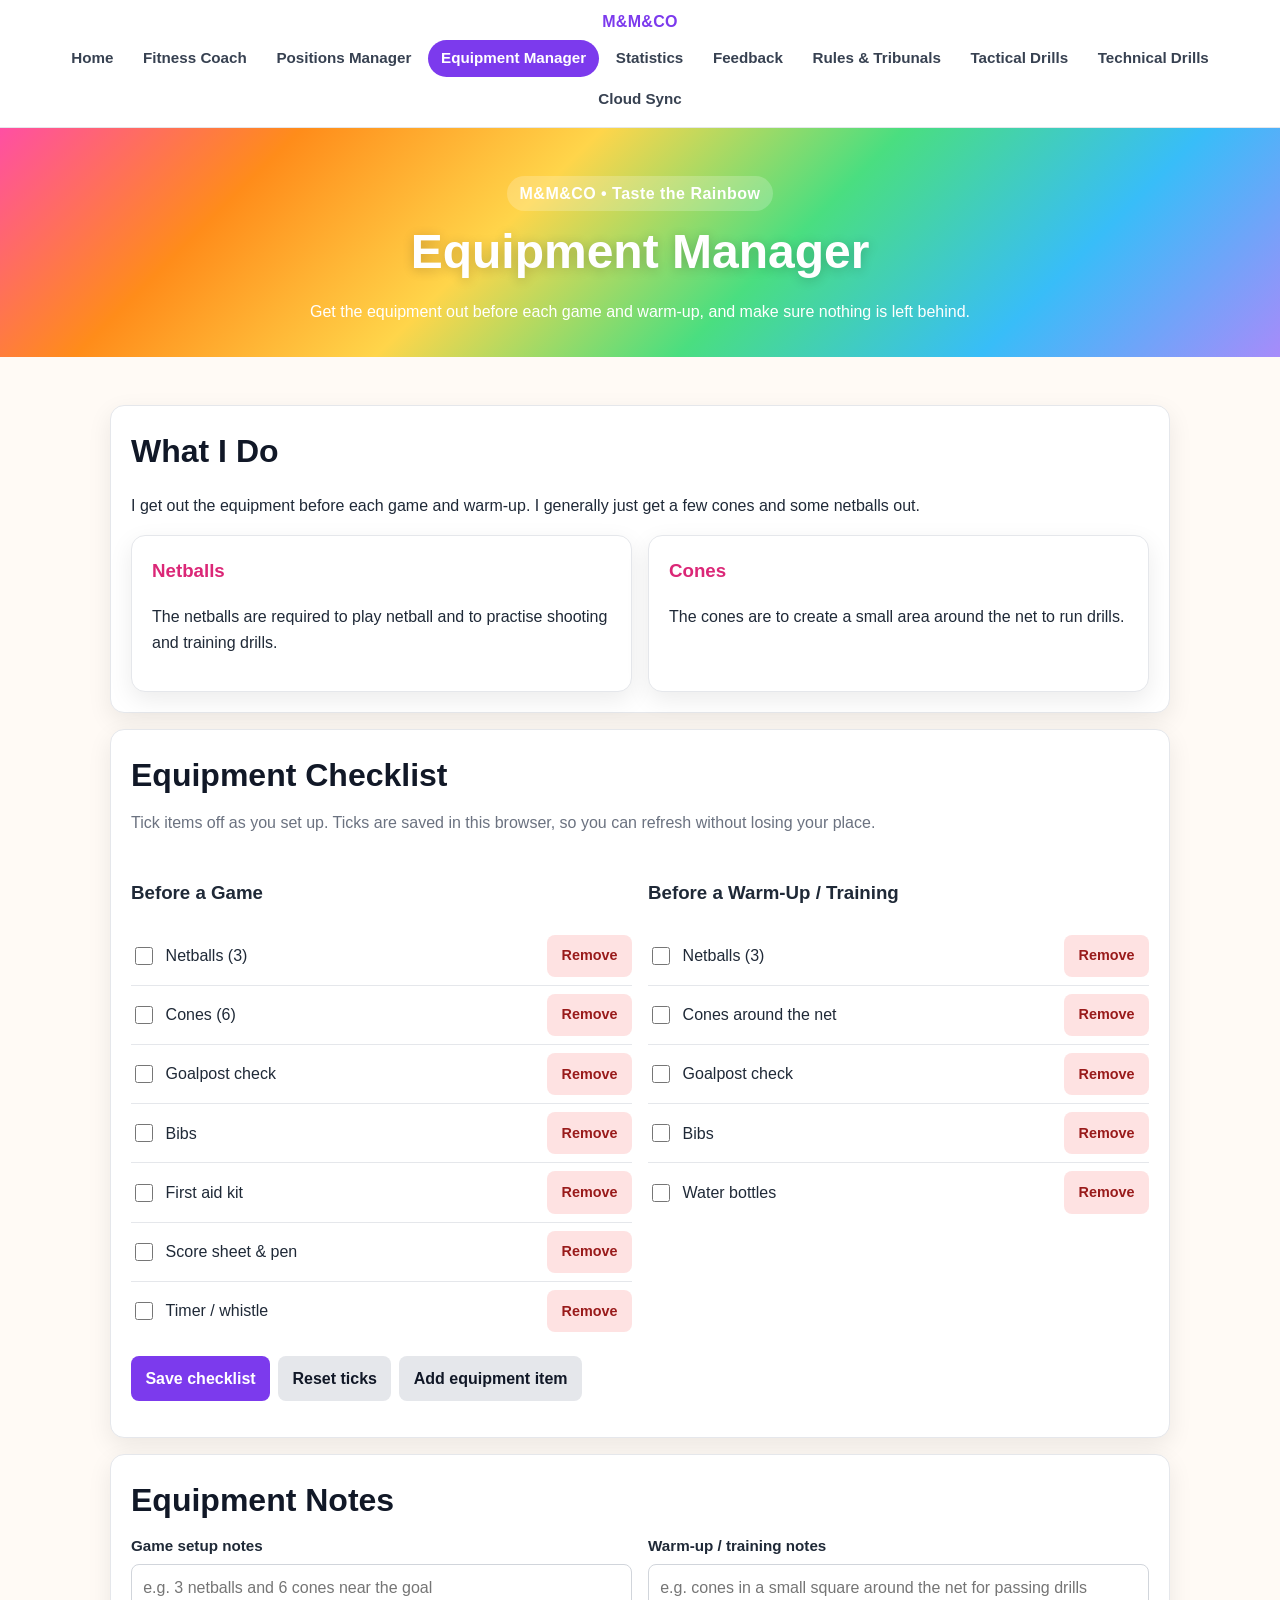
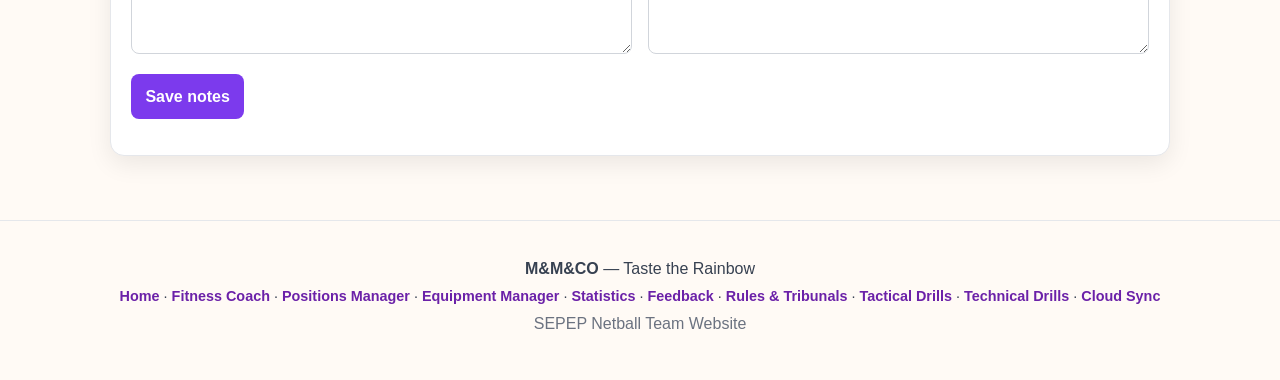
<file: equipment-manager.html>
<!DOCTYPE html>
<html lang="en">
<head>
  <meta charset="UTF-8">
  <meta name="viewport" content="width=device-width, initial-scale=1.0">
  <title>Equipment Manager | M&amp;M&amp;CO</title>
  <meta http-equiv="refresh" content="0; url=index.html#equipment">
  <script>
    var hash = location.hash && location.hash.indexOf('#setup=') === 0 ? location.hash : '#equipment';
    location.replace('index.html' + hash);
  </script>
</head>
<body>
  <p>Redirecting to the <a href="index.html#equipment">Equipment Manager page</a>&hellip;</p>
</body>
</html>
</file>
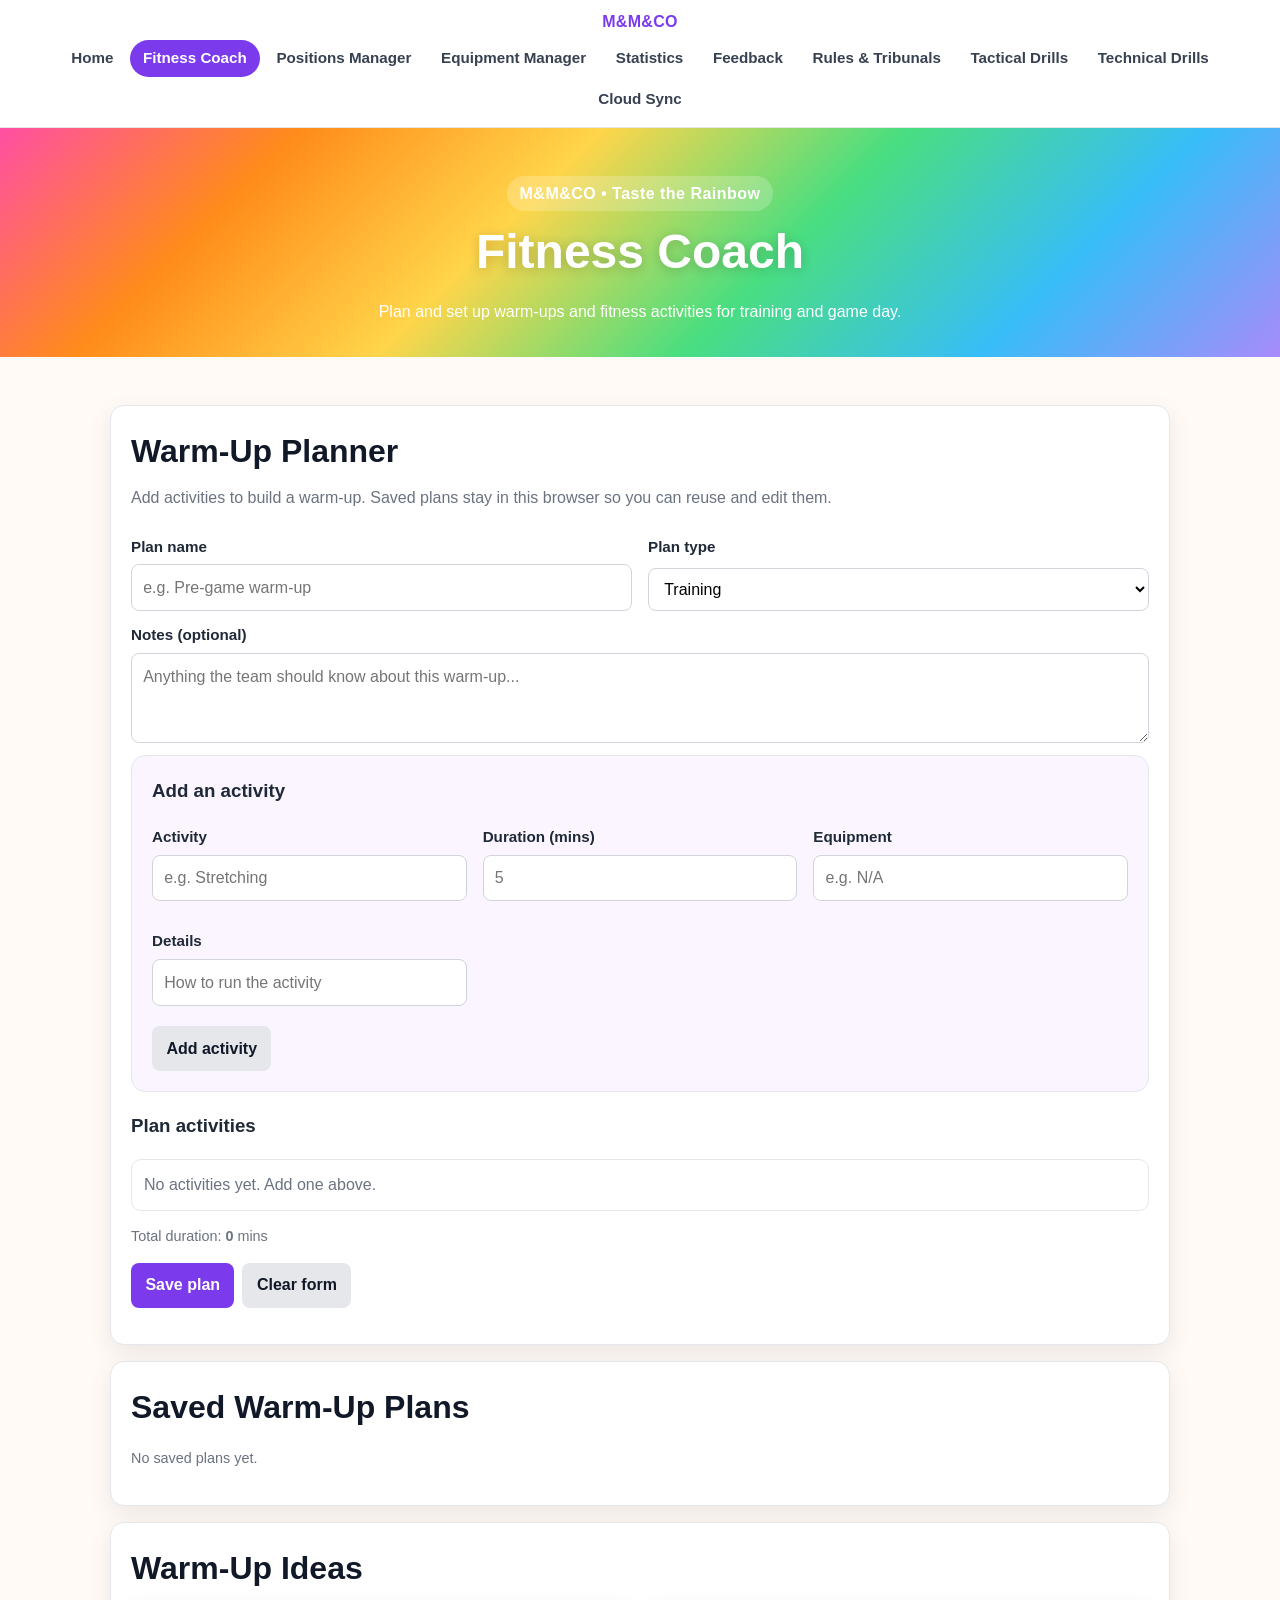
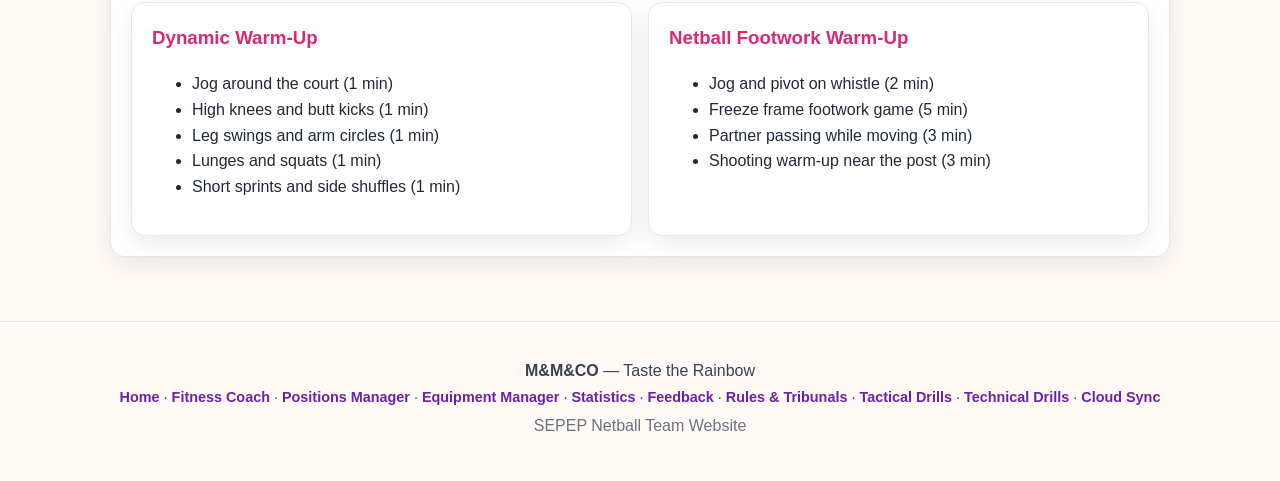
<file: fitness-coach.html>
<!DOCTYPE html>
<html lang="en">
<head>
  <meta charset="UTF-8">
  <meta name="viewport" content="width=device-width, initial-scale=1.0">
  <title>Fitness Coach | M&amp;M&amp;CO</title>
  <meta http-equiv="refresh" content="0; url=index.html#fitness">
  <script>
    var hash = location.hash && location.hash.indexOf('#setup=') === 0 ? location.hash : '#fitness';
    location.replace('index.html' + hash);
  </script>
</head>
<body>
  <p>Redirecting to the <a href="index.html#fitness">Fitness Coach page</a>&hellip;</p>
</body>
</html>
</file>
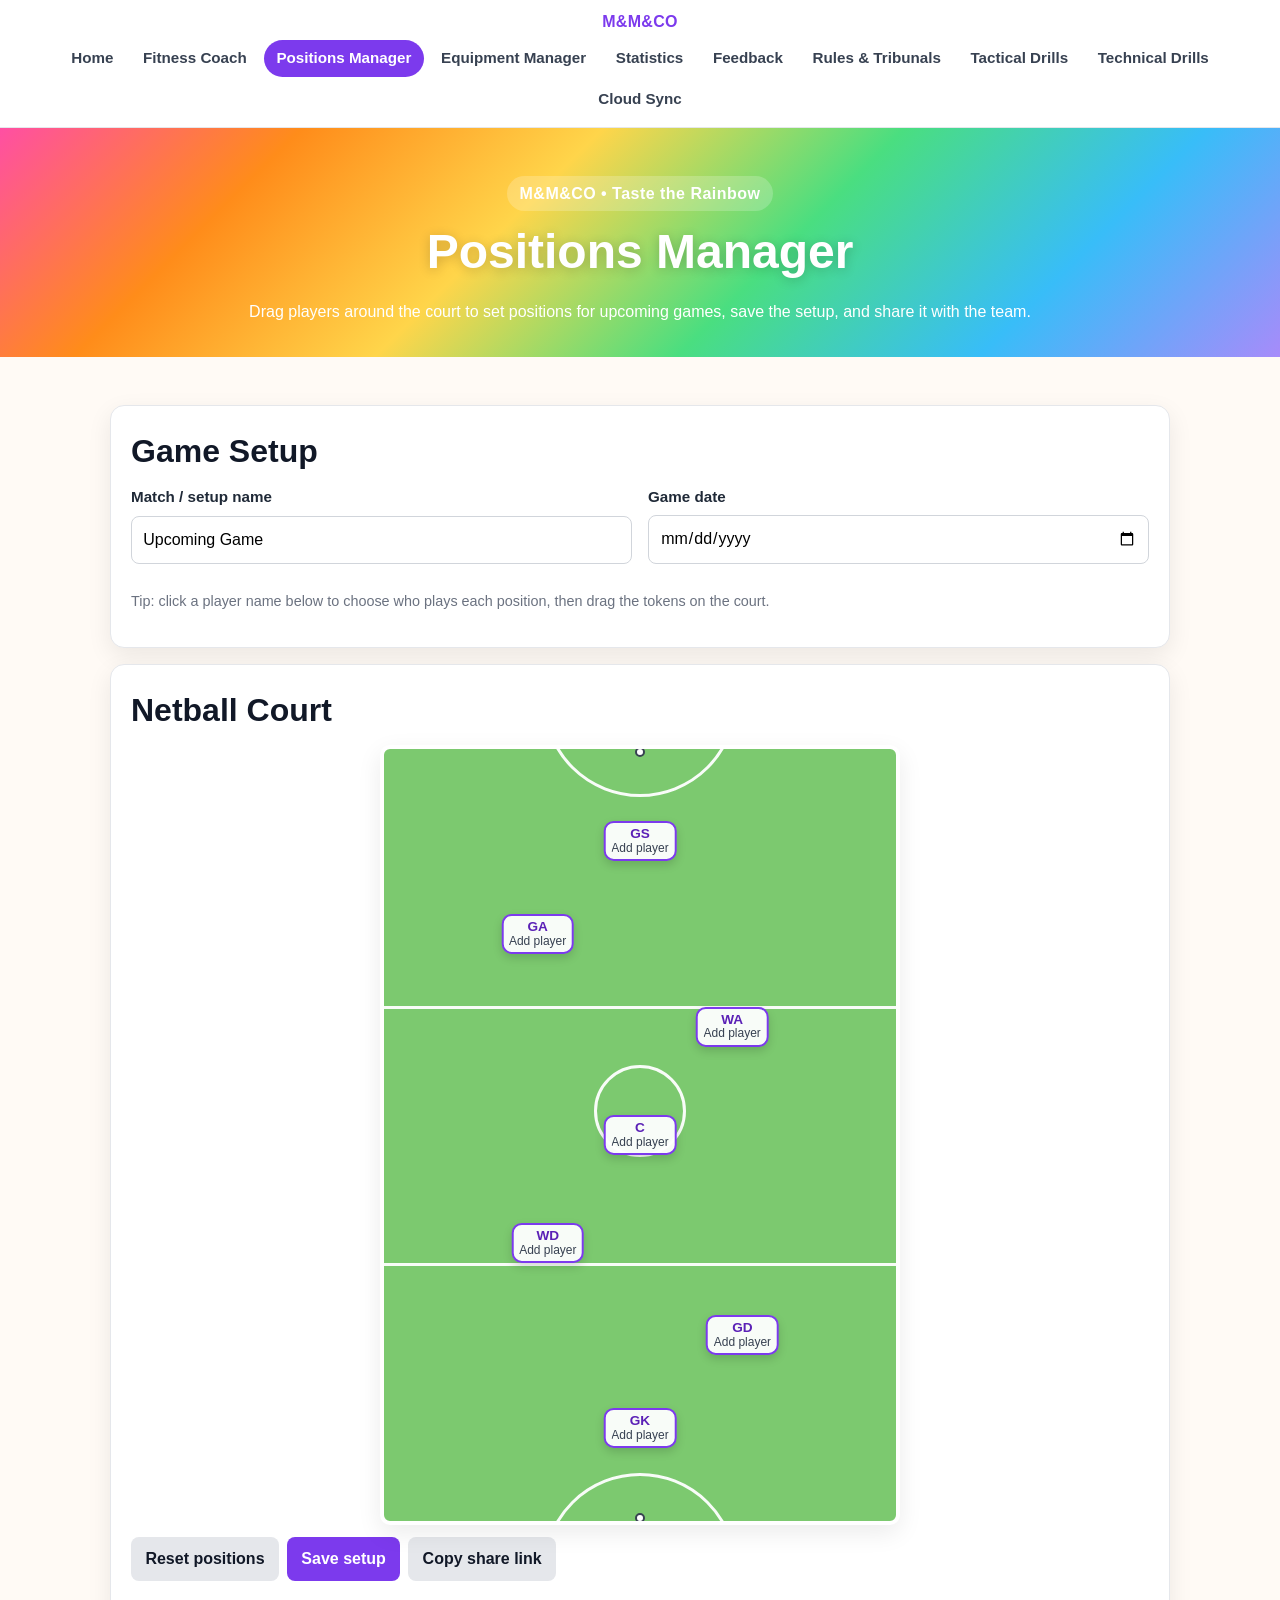
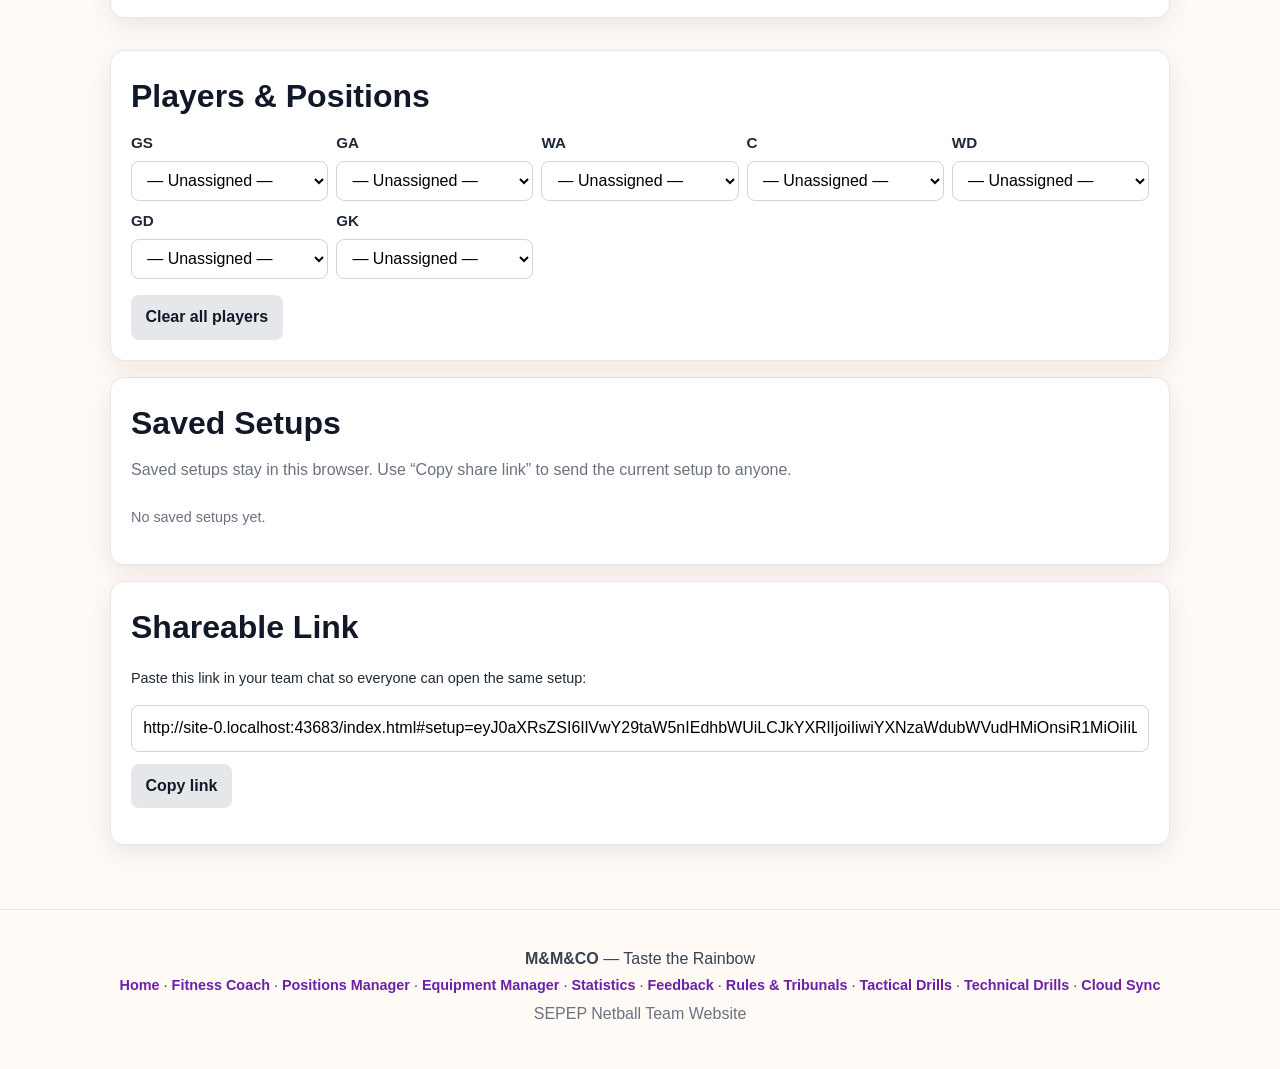
<file: positions-manager.html>
<!DOCTYPE html>
<html lang="en">
<head>
  <meta charset="UTF-8">
  <meta name="viewport" content="width=device-width, initial-scale=1.0">
  <title>Positions Manager | M&amp;M&amp;CO</title>
  <meta http-equiv="refresh" content="0; url=index.html#positions">
  <script>
    var hash = location.hash && location.hash.indexOf('#setup=') === 0 ? location.hash : '#positions';
    location.replace('index.html' + hash);
  </script>
</head>
<body>
  <p>Redirecting to the <a href="index.html#positions">Positions Manager page</a>&hellip;</p>
</body>
</html>
</file>
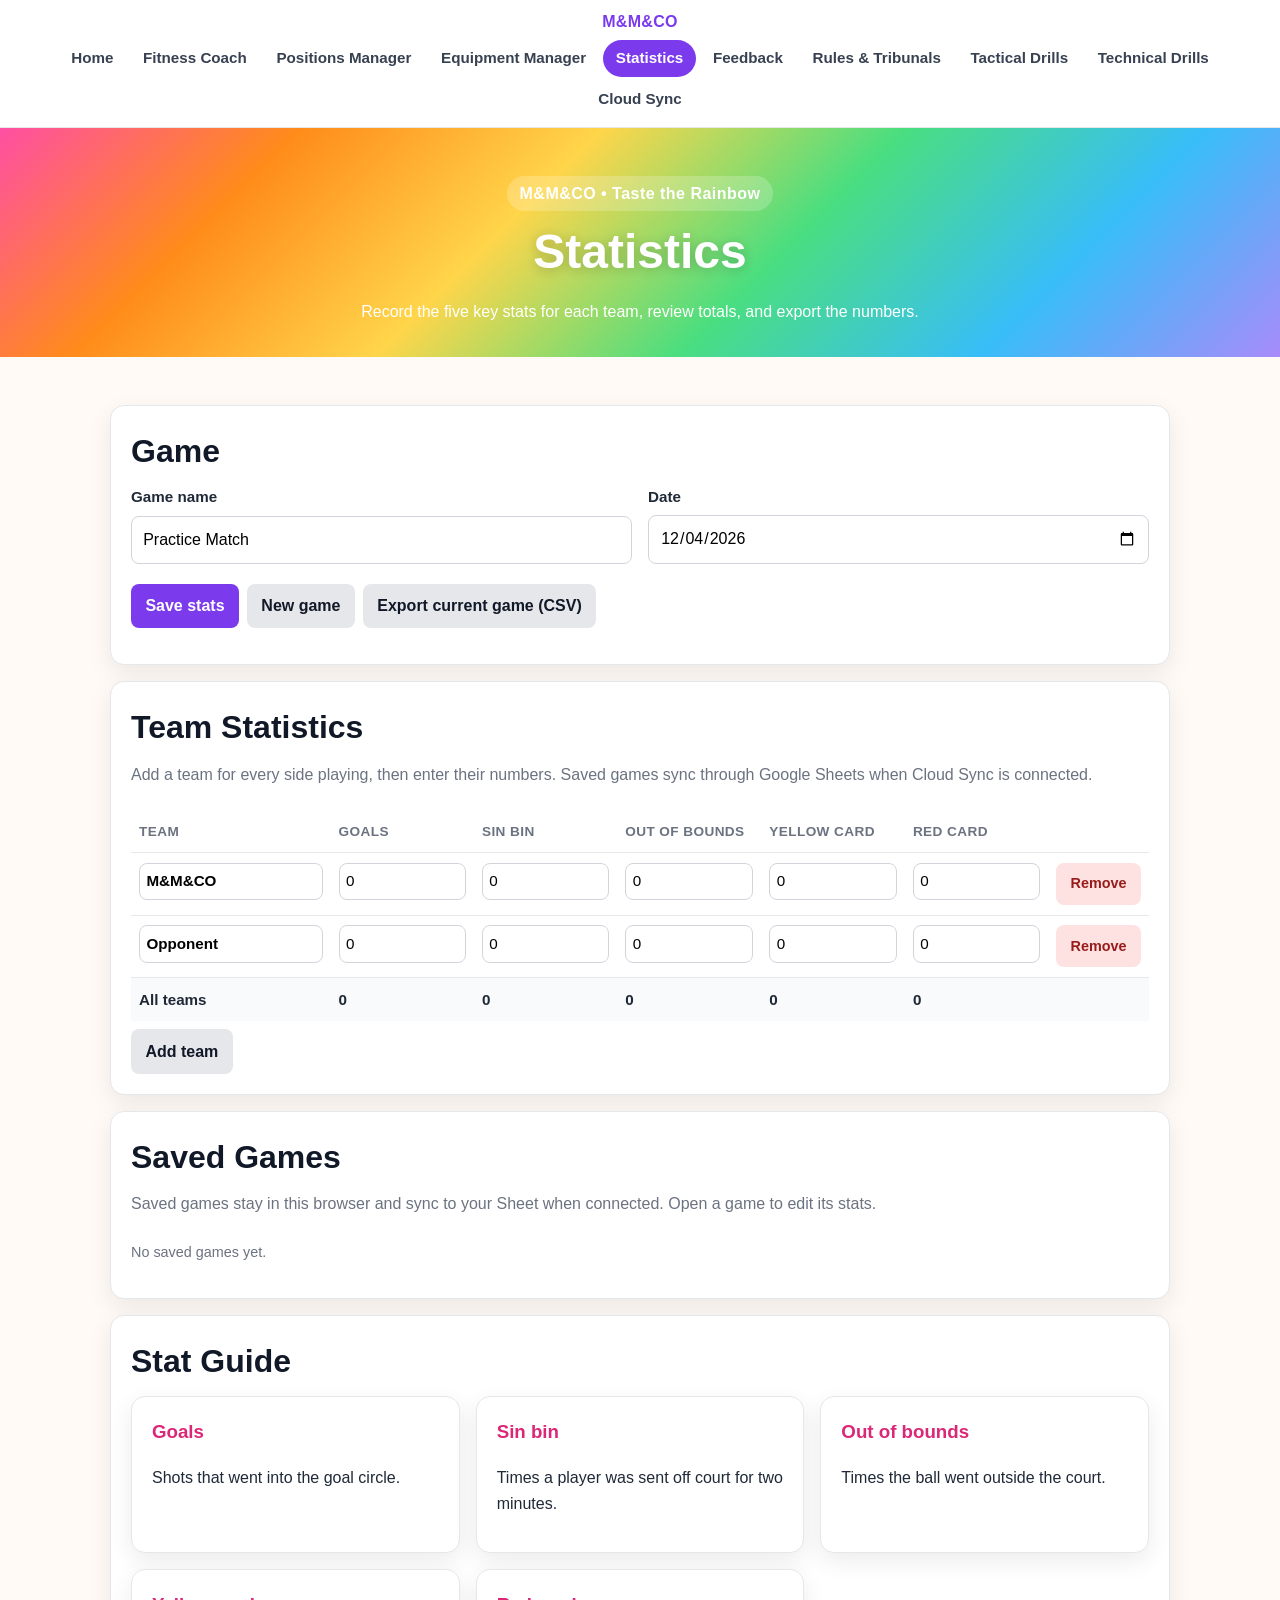
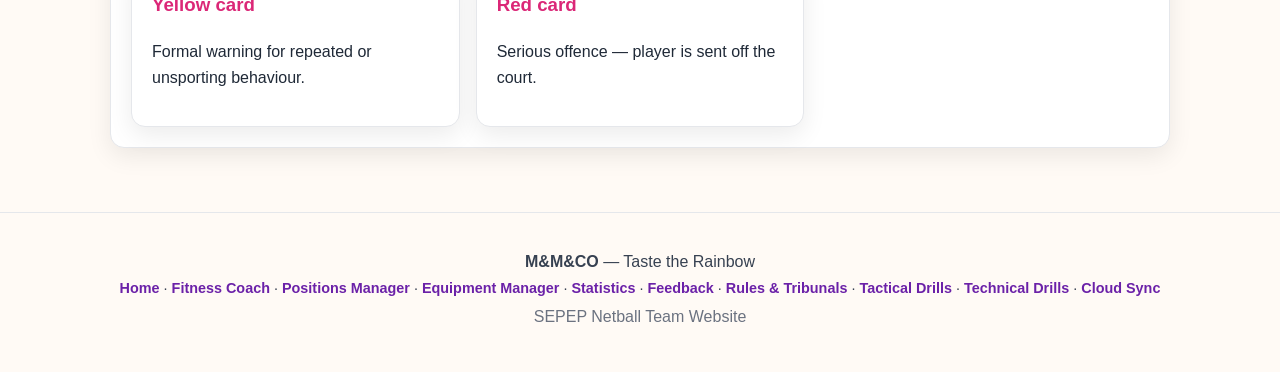
<file: statistics.html>
<!DOCTYPE html>
<html lang="en">
<head>
  <meta charset="UTF-8">
  <meta name="viewport" content="width=device-width, initial-scale=1.0">
  <title>Statistics | M&amp;M&amp;CO</title>
  <meta http-equiv="refresh" content="0; url=index.html#statistics">
  <script>
    var hash = location.hash && location.hash.indexOf('#setup=') === 0 ? location.hash : '#statistics';
    location.replace('index.html' + hash);
  </script>
</head>
<body>
  <p>Redirecting to the <a href="index.html#statistics">Statistics page</a>&hellip;</p>
</body>
</html>
</file>
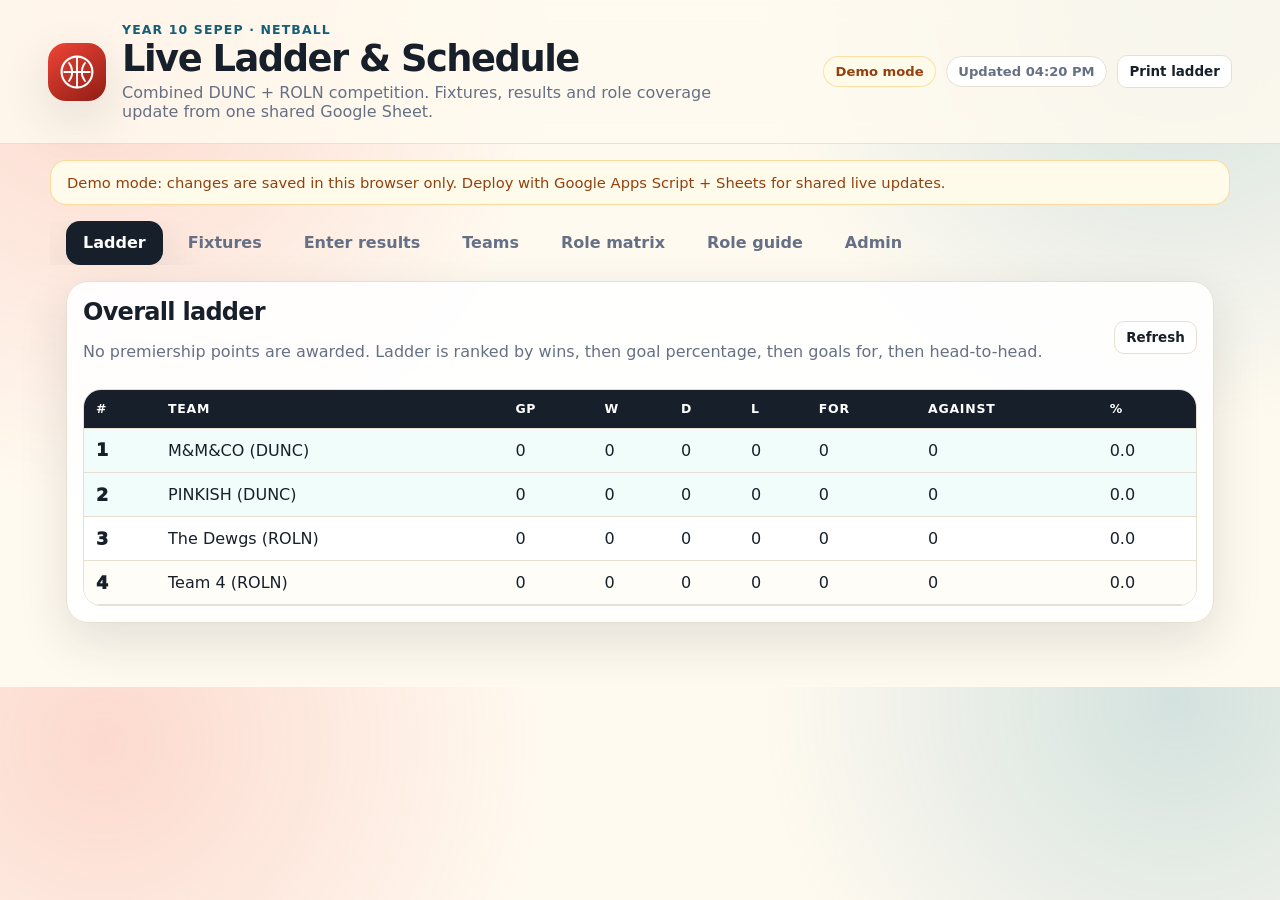
<file: apps-script/SEPEP.html>
<!doctype html>
<html lang="en-AU">
<head>
  <meta charset="utf-8">
  <meta name="viewport" content="width=device-width, initial-scale=1">
  <title>Year 10 SEPEP Netball — Live Ladder & Schedule</title>
  <style>
    :root {
      --ink: #17202a;
      --muted: #667085;
      --paper: #fffaf0;
      --card: #ffffff;
      --line: #e7dfd2;
      --red: #b42318;
      --red-dark: #8f1d13;
      --coral: #f04438;
      --teal: #0e7490;
      --teal-dark: #155e75;
      --lime: #65a30d;
      --gold: #f59e0b;
      --shadow: 0 18px 50px rgba(23, 32, 42, .12);
      --radius: 22px;
    }
    * { box-sizing: border-box; }
    html { scroll-behavior: smooth; }
    body {
      margin: 0;
      font-family: Inter, ui-sans-serif, system-ui, -apple-system, BlinkMacSystemFont, "Segoe UI", sans-serif;
      color: var(--ink);
      background:
        radial-gradient(circle at 8% 8%, rgba(240, 68, 56, .18), transparent 28rem),
        radial-gradient(circle at 92% 2%, rgba(14, 116, 144, .18), transparent 26rem),
        var(--paper);
    }
    button, input, select, textarea { font: inherit; }
    button { cursor: pointer; }
    .skip-link {
      position: absolute; left: -9999px; top: 1rem; z-index: 10;
      background: var(--ink); color: white; padding: .75rem 1rem; border-radius: .5rem;
    }
    .skip-link:focus { left: 1rem; }
    .app-header {
      display: grid; grid-template-columns: 1fr auto; gap: 1.5rem; align-items: center;
      padding: 1.4rem clamp(1rem, 4vw, 3rem);
      border-bottom: 1px solid rgba(23, 32, 42, .1);
      background: rgba(255, 250, 240, .82);
      backdrop-filter: blur(14px);
      position: sticky; top: 0; z-index: 5;
    }
    .brand { display: flex; gap: 1rem; align-items: center; min-width: 0; }
    .ball {
      flex: 0 0 auto; width: 58px; height: 58px; border-radius: 18px;
      display: grid; place-items: center;
      background: linear-gradient(145deg, var(--coral), var(--red-dark));
      box-shadow: var(--shadow);
    }
    .eyebrow {
      margin: 0 0 .15rem; color: var(--teal-dark); font-size: .78rem; font-weight: 900;
      letter-spacing: .09em; text-transform: uppercase;
    }
    h1 { margin: 0; font-size: clamp(1.45rem, 3vw, 2.3rem); letter-spacing: -.04em; line-height: 1.02; }
    .subtitle { margin: .35rem 0 0; color: var(--muted); max-width: 62ch; }
    .header-actions { display: flex; gap: .65rem; align-items: center; flex-wrap: wrap; justify-content: flex-end; }
    .pill {
      display: inline-flex; align-items: center; gap: .4rem; padding: .45rem .7rem;
      border: 1px solid var(--line); border-radius: 999px; background: white;
      color: var(--muted); font-size: .82rem; font-weight: 800; white-space: nowrap;
    }
    .pill.good { color: var(--teal-dark); border-color: rgba(14, 116, 144, .25); background: #ecfeff; }
    .pill.demo { color: #92400e; border-color: rgba(245, 158, 11, .3); background: #fffbeb; }
    .btn {
      border: 0; border-radius: 14px; padding: .72rem 1rem; font-weight: 900;
      background: var(--ink); color: white; box-shadow: 0 8px 18px rgba(23, 32, 42, .16);
      transition: transform .15s ease, box-shadow .15s ease, background .15s ease;
    }
    .btn:hover { transform: translateY(-1px); box-shadow: 0 12px 24px rgba(23, 32, 42, .2); }
    .btn:focus-visible, input:focus-visible, select:focus-visible, textarea:focus-visible { outline: 3px solid rgba(14, 116, 144, .35); outline-offset: 2px; }
    .btn.secondary { background: white; color: var(--ink); border: 1px solid var(--line); box-shadow: none; }
    .btn.danger { background: var(--red); }
    .btn.small { padding: .5rem .7rem; border-radius: 10px; font-size: .84rem; }
    .btn[disabled] { opacity: .5; cursor: not-allowed; transform: none; }
    .banner {
      margin: 1rem auto 0; max-width: 1180px; padding: .8rem 1rem; border-radius: 16px;
      border: 1px solid rgba(245, 158, 11, .35); background: #fffbeb; color: #92400e;
      font-size: .92rem; display: none;
    }
    .tabs {
      max-width: 1180px; margin: 1rem auto 0; padding: 0 1rem;
      display: flex; gap: .5rem; overflow-x: auto; scrollbar-width: thin;
    }
    .tab {
      border: 1px solid transparent; background: transparent; color: var(--muted);
      padding: .72rem 1rem; border-radius: 14px; font-weight: 900; white-space: nowrap;
    }
    .tab[aria-selected="true"] { background: var(--ink); color: white; box-shadow: var(--shadow); }
    main { max-width: 1180px; margin: 0 auto; padding: 1rem 1rem 4rem; }
    .panel { display: none; }
    .panel.active { display: block; animation: rise .25s ease; }
    @keyframes rise { from { opacity: 0; transform: translateY(8px); } to { opacity: 1; transform: none; } }
    .grid { display: grid; gap: 1rem; }
    .two-col { grid-template-columns: minmax(0, 1.35fr) minmax(280px, .65fr); align-items: start; }
    .card {
      background: rgba(255, 255, 255, .92); border: 1px solid var(--line);
      border-radius: var(--radius); box-shadow: var(--shadow); padding: 1rem;
    }
    .card h2, .card h3 { margin: 0 0 .75rem; letter-spacing: -.03em; }
    .toolbar { display: flex; justify-content: space-between; align-items: center; gap: 1rem; margin-bottom: .75rem; flex-wrap: wrap; }
    .muted { color: var(--muted); }
    .table-wrap { overflow-x: auto; border: 1px solid var(--line); border-radius: 18px; }
    table { width: 100%; border-collapse: collapse; min-width: 760px; background: white; }
    th, td { padding: .72rem .75rem; text-align: left; border-bottom: 1px solid var(--line); }
    thead th { background: var(--ink); color: white; font-size: .78rem; letter-spacing: .06em; text-transform: uppercase; }
    tbody tr:nth-child(even) { background: #fffdf7; }
    tbody tr.top { background: #f0fdfa; }
    .rank { font-weight: 950; font-size: 1.1rem; }
    .tag { display: inline-flex; align-items: center; border-radius: 999px; padding: .22rem .5rem; font-size: .72rem; font-weight: 900; background: #f2f4f7; color: #344054; }
    .tag.final { background: #ecfdf3; color: #027a48; }
    .tag.live { background: #fef3f2; color: #b42318; }
    .tag.scheduled { background: #eff8ff; color: #175cd4; }
    .tag.postponed { background: #f4f3ff; color: #5925dc; }
    .filters { display: flex; gap: .6rem; flex-wrap: wrap; margin-bottom: .8rem; }
    .field { display: grid; gap: .35rem; margin-bottom: .7rem; }
    label { font-size: .78rem; font-weight: 900; color: #344054; letter-spacing: .01em; }
    input, select, textarea {
      width: 100%; border: 1px solid var(--line); border-radius: 12px; padding: .68rem .75rem;
      background: white; color: var(--ink);
    }
    textarea { min-height: 74px; resize: vertical; }
    .fixture-list { display: grid; gap: .65rem; }
    .fixture {
      display: grid; grid-template-columns: auto 1fr auto; gap: .75rem; align-items: center;
      border: 1px solid var(--line); background: white; border-radius: 18px; padding: .75rem;
    }
    .round-badge { width: 48px; height: 48px; border-radius: 15px; display: grid; place-items: center; background: #fff1f0; color: var(--red); font-weight: 950; }
    .fixture strong { display: block; }
    .fixture small { color: var(--muted); display: block; margin-top: .2rem; }
    .score { font-size: 1.35rem; font-weight: 950; letter-spacing: -.04em; white-space: nowrap; }
    .teams-grid { display: grid; grid-template-columns: repeat(4, minmax(0, 1fr)); gap: 1rem; }
    .team-card { display: grid; gap: .65rem; }
    .team-card .slot { width: 42px; height: 42px; border-radius: 13px; display: grid; place-items: center; background: var(--ink); color: white; font-weight: 950; }
    .team-card dl { display: grid; grid-template-columns: auto 1fr; gap: .35rem .65rem; margin: 0; font-size: .9rem; }
    .team-card dt { color: var(--muted); font-weight: 800; }
    .team-card dd { margin: 0; }
    .callout { border-left: 5px solid var(--teal); background: #f0fdfa; padding: .75rem .9rem; border-radius: 14px; color: #134e4a; }
    .matrix-layout { display: grid; grid-template-columns: 280px 1fr; gap: 1rem; align-items: start; }
    .coverage-list { display: grid; gap: .55rem; }
    .coverage-item { display: flex; justify-content: space-between; gap: .5rem; align-items: center; padding: .55rem .65rem; border: 1px solid var(--line); border-radius: 13px; background: white; }
    .coverage-item.covered { border-left: 5px solid var(--lime); }
    .coverage-item.missing { border-left: 5px solid var(--coral); }
    .guide-grid { display: grid; grid-template-columns: repeat(2, minmax(0, 1fr)); gap: 1rem; }
    .guide-card { background: white; border: 1px solid var(--line); border-radius: 18px; padding: 1rem; }
    .guide-card ul { margin: .5rem 0 0 1.1rem; padding: 0; }
    .admin-grid { display: grid; grid-template-columns: minmax(0, 1fr) minmax(0, 1fr); gap: 1rem; align-items: start; }
    .notice { padding: .75rem; border-radius: 14px; background: #eff8ff; color: #175cd4; border: 1px solid #b2ddff; }
    .form-status {
      display: none; margin: .85rem 0 0; padding: .7rem .85rem; border-radius: 12px;
      font-size: .9rem; font-weight: 800; line-height: 1.35;
    }
    .form-status.show { display: block; }
    .form-status.ok { background: #ecfdf3; color: #027a48; border: 1px solid #abefc6; }
    .form-status.error { background: #fef3f2; color: #b42318; border: 1px solid #fecdca; }
    .form-status.info { background: #eff8ff; color: #175cd4; border: 1px solid #b2ddff; }
    .lock-hint { margin: .6rem 0 0; font-size: .85rem; font-weight: 800; color: #b42318; }
    .lock-hint.unlocked { color: #027a48; }
    .toast {
      position: fixed; bottom: 1rem; left: 50%; transform: translate(-50%, 10px); opacity: 0;
      background: var(--ink); color: white; padding: .8rem 1rem; border-radius: 14px;
      box-shadow: var(--shadow); pointer-events: none; transition: .2s ease; z-index: 20;
      max-width: min(520px, 92vw);
    }
    .toast.show { opacity: 1; transform: translate(-50%, 0); }
    .print-only { display: none; }
    @media (max-width: 980px) {
      .app-header { grid-template-columns: 1fr; position: static; }
      .header-actions { justify-content: flex-start; }
      .two-col, .matrix-layout, .admin-grid, .guide-grid { grid-template-columns: 1fr; }
      .teams-grid { grid-template-columns: repeat(2, minmax(0, 1fr)); }
    }
    @media (max-width: 620px) {
      .teams-grid { grid-template-columns: 1fr; }
      .fixture { grid-template-columns: auto 1fr; }
      .fixture .score { grid-column: 2; }
      .brand { align-items: flex-start; }
      .ball { width: 48px; height: 48px; border-radius: 15px; }
    }
    @media print {
      body { background: white; color: black; }
      .app-header, .tabs, .banner, .filters, .toolbar .btn, #results .card, #admin, .toast, .no-print { display: none !important; }
      main { padding: 0; max-width: none; }
      .panel { display: none !important; }
      .panel.print-target { display: block !important; }
      .card { box-shadow: none; border: 0; padding: 0; }
      .table-wrap { border: 0; overflow: visible; }
      table { min-width: 0; }
      .print-only { display: block; }
    }
  </style>
</head>
<body>
  <a class="skip-link" href="#main">Skip to content</a>

  <header class="app-header">
    <div class="brand">
      <div class="ball" aria-hidden="true">
        <svg width="34" height="34" viewBox="0 0 64 64" fill="none" role="img" aria-label="Netball">
          <circle cx="32" cy="32" r="29" stroke="white" stroke-width="4"/>
          <path d="M17 15c8 10 8 24 0 34M47 15c-8 10-8 24 0 34M8 32h48M32 3v58" stroke="white" stroke-width="3.5" stroke-linecap="round"/>
        </svg>
      </div>
      <div>
        <p class="eyebrow">Year 10 SEPEP · Netball</p>
        <h1>Live Ladder & Schedule</h1>
        <p class="subtitle">Combined DUNC + ROLN competition. Fixtures, results and role coverage update from one shared Google Sheet.</p>
      </div>
    </div>
    <div class="header-actions no-print">
      <span id="connectionPill" class="pill">Connecting…</span>
      <span id="updatedPill" class="pill">Updated —</span>
      <button id="printBtn" class="btn secondary small" type="button">Print ladder</button>
    </div>
  </header>

  <div id="connectionBanner" class="banner" role="status"></div>

  <nav class="tabs no-print" role="tablist" aria-label="Competition sections">
    <button class="tab" role="tab" aria-selected="true" aria-controls="ladder" id="tab-ladder">Ladder</button>
    <button class="tab" role="tab" aria-selected="false" aria-controls="fixtures" id="tab-fixtures">Fixtures</button>
    <button class="tab" role="tab" aria-selected="false" aria-controls="results" id="tab-results">Enter results</button>
    <button class="tab" role="tab" aria-selected="false" aria-controls="teams" id="tab-teams">Teams</button>
    <button class="tab" role="tab" aria-selected="false" aria-controls="roles" id="tab-roles">Role matrix</button>
    <button class="tab" role="tab" aria-selected="false" aria-controls="guide" id="tab-guide">Role guide</button>
    <button class="tab" role="tab" aria-selected="false" aria-controls="admin" id="tab-admin">Admin</button>
  </nav>

  <main id="main">
    <section id="ladder" class="panel active print-target" role="tabpanel" aria-labelledby="tab-ladder">
      <p class="print-only">Year 10 SEPEP Netball — Combined DUNC + ROLN ladder</p>
      <div class="card">
        <div class="toolbar">
          <div>
            <h2>Overall ladder</h2>
            <p class="muted" id="ladderNote">No premiership points. Ranked by wins, percentage, goals for, then head-to-head.</p>
          </div>
          <button class="btn secondary small no-print" id="refreshBtn" type="button">Refresh</button>
        </div>
        <div class="table-wrap">
          <table aria-label="Live ladder">
            <thead>
              <tr><th>#</th><th>Team</th><th>GP</th><th>W</th><th>D</th><th>L</th><th>For</th><th>Against</th><th>%</th></tr>
            </thead>
            <tbody id="ladderBody"></tbody>
          </table>
        </div>
        <p class="muted" id="emptyLadder" hidden>No teams loaded yet. Check the setup instructions.</p>
      </div>
    </section>

    <section id="fixtures" class="panel" role="tabpanel" aria-labelledby="tab-fixtures">
      <div class="card">
        <div class="toolbar">
          <div>
            <h2>Fixtures & schedule</h2>
            <p class="muted">Seeded from your media ladder. No finals are included yet; add them once qualification is known.</p>
          </div>
          <button class="btn small no-print" id="addFixtureBtn" type="button">Add fixture</button>
        </div>
        <div class="filters no-print" aria-label="Fixture filters">
          <input id="fixtureSearch" type="search" placeholder="Search team or court…" aria-label="Search fixtures">
          <select id="weekFilter" aria-label="Filter by week"><option value="">All weeks</option></select>
          <select id="statusFilter" aria-label="Filter by status"><option value="">All statuses</option><option>Scheduled</option><option>Live</option><option>Final</option><option>Postponed</option></select>
        </div>
        <div id="fixtureList" class="fixture-list" aria-live="polite"></div>
      </div>
    </section>

    <section id="results" class="panel" role="tabpanel" aria-labelledby="tab-results">
      <div class="grid two-col">
        <form class="card" id="fixtureForm">
          <h2>Enter / edit result</h2>
          <p class="muted">Teacher edit key required. Students can view the ladder and fixtures; nominated students can be given the key to enter scores.</p>
          <input type="hidden" id="fixtureId">
          <div class="grid" style="grid-template-columns: repeat(2, minmax(0, 1fr));">
            <div class="field"><label for="weekInput">Week</label><input id="weekInput" required placeholder="Week 4"></div>
            <div class="field"><label for="roundInput">Game number</label><input id="roundInput" required type="number" min="1" step="1" placeholder="3"></div>
            <div class="field"><label for="dateInput">Date</label><input id="dateInput" type="text" placeholder="Tue 12 May"></div>
            <div class="field"><label for="timeInput">Time</label><input id="timeInput" type="text" placeholder="11:30–12:10"></div>
          </div>
          <div class="field"><label for="courtInput">Court</label><input id="courtInput" placeholder="Court 2 / main gym"></div>
          <div class="grid" style="grid-template-columns: 1fr auto 1fr; align-items: end;">
            <div class="field"><label for="homeTeamInput">Home team</label><select id="homeTeamInput" required></select></div>
            <div class="muted" style="padding-bottom:.75rem;font-weight:900;">vs</div>
            <div class="field"><label for="awayTeamInput">Away team</label><select id="awayTeamInput" required></select></div>
          </div>
          <div class="grid" style="grid-template-columns: 1fr 1fr 1fr;">
            <div class="field"><label for="homeScoreInput">Home score</label><input id="homeScoreInput" type="number" min="0" step="1" placeholder="—"></div>
            <div class="field"><label for="awayScoreInput">Away score</label><input id="awayScoreInput" type="number" min="0" step="1" placeholder="—"></div>
            <div class="field"><label for="statusInput">Status</label><select id="statusInput"><option>Scheduled</option><option>Live</option><option>Final</option><option>Postponed</option></select></div>
          </div>
          <div class="field"><label for="notesInput">Notes</label><textarea id="notesInput" placeholder="E.g. washed out, scorer absent, final score checked by umpire"></textarea></div>
          <div class="toolbar" style="margin-bottom:0;">
            <button class="btn" id="saveFixtureBtn" type="submit">Save fixture</button>
            <button class="btn secondary" id="newFixtureBtn" type="button">New fixture</button>
            <button class="btn danger" id="deleteFixtureBtn" type="button" hidden>Delete</button>
          </div>
          <p id="lockHint" class="lock-hint">Editing is locked. Open the Admin tab and enter the edit key, then save.</p>
          <p id="formStatus" class="form-status" role="status" aria-live="polite"></p>
        </form>
        <aside class="card">
          <h3>Recently completed</h3>
          <div id="recentResults" class="fixture-list"></div>
          <div class="callout" style="margin-top:1rem;">
            <strong>Scoring reminder:</strong><br>
            5 points for a goal from outside the circle, 2 inside the circle, 1 for hitting the ring. Ladder still uses W/D/L only, not goal points.
          </div>
        </aside>
      </div>
    </section>

    <section id="teams" class="panel" role="tabpanel" aria-labelledby="tab-teams">
      <div class="teams-grid" id="teamsGrid"></div>
    </section>

    <section id="roles" class="panel" role="tabpanel" aria-labelledby="tab-roles">
      <div class="matrix-layout">
        <aside class="card">
          <h2>Coverage</h2>
          <div class="field no-print"><label for="roleTeamFilter">Team</label><select id="roleTeamFilter"><option value="">All teams</option></select></div>
          <div id="coverageList" class="coverage-list"></div>
          <p class="muted">Coverage is based on the seven SEPEP roles. Edit names and roles in the Google Sheet <code>Roles</code> tab; Refresh here updates the matrix.</p>
        </aside>
        <div class="card">
          <div class="toolbar"><h2>Team role matrix</h2><button class="btn secondary small no-print" id="copyMatrixBtn">Copy matrix</button></div>
          <div class="table-wrap">
            <table aria-label="Team role matrix"><thead><tr><th>Team</th><th>Player</th><th>Role group</th><th>Listed as</th></tr></thead><tbody id="rolesBody"></tbody></table>
          </div>
        </div>
      </div>
    </section>

    <section id="guide" class="panel" role="tabpanel" aria-labelledby="tab-guide">
      <div class="card">
        <h2>Role requirements</h2>
        <p class="muted">Condensed from your Role Requirements sheet. Tick these off before games and before teams add their website sections.</p>
        <div id="roleGuide" class="guide-grid"></div>
      </div>
    </section>

    <section id="admin" class="panel" role="tabpanel" aria-labelledby="tab-admin">
      <div class="admin-grid">
        <form class="card" id="unlockForm">
          <h2>Admin access</h2>
          <p class="muted">Enter the edit key to save fixtures, enter results and change team website links. The key is checked by the sheet, not stored in this page.</p>
          <div class="field"><label for="editKeyInput">Edit key</label><input id="editKeyInput" type="password" autocomplete="current-password" placeholder="Default: sepep-netball"></div>
          <label style="display:flex;align-items:center;gap:.5rem;font-weight:700;margin-bottom:.7rem;"><input id="rememberKey" type="checkbox" style="width:auto;"> Remember on this device</label>
          <button class="btn" type="submit">Unlock editing</button>
          <p id="unlockStatus" class="muted" role="status"></p>
        </form>
        <div class="card">
          <h2>Backup & restore</h2>
          <p class="muted">Export a JSON backup before big changes. Import replaces Teams, Fixtures and Roles; the edit key itself is not overwritten.</p>
          <div class="toolbar"><button class="btn secondary" id="exportBackupBtn" type="button">Export backup</button><label class="btn secondary" style="display:inline-flex;align-items:center;">Import backup<input id="importBackupInput" type="file" accept="application/json" hidden></label></div>
          <div class="notice"><strong>Privacy:</strong> this starter includes first names and roles only. It does not include heights, birth years, junior clubs, strengths/weaknesses or other profile details from the source files.</div>
          <h3 style="margin-top:1rem;">Sheet tabs created</h3>
          <p class="muted">Teams · Fixtures · Roles · Settings · Ladder · AuditLog</p>
        </div>
      </div>
    </section>
  </main>

  <div id="toast" class="toast" role="status" aria-live="polite"></div>

  <script>
    'use strict';

    const STORAGE_KEY = 'sepep-netball-data-v1';
    const SAVED_KEY_STORAGE = 'sepep-netball-edit-key';
    const DEFAULT_EDIT_KEY = 'sepep-netball';
    const CORE_ROLES = ['Technical Coach / Captain', 'Tactical Coach / Vice-Captain', 'Fitness Coach', 'Umpire / Referee', 'Scorer / Timekeeper', 'Media / Publicist', 'Equipment Manager'];
    const TEAM_SEED = [
      { id: 'team-1', slot: 1, className: 'DUNC', name: 'M&M&CO', motto: 'Taste the Rainbow', chant: 'M! M! M&M! IT IS US, HERE WE GO AGAIN', uniform: 'Plain coloured shirt with a white M in posca pen', mascot: 'Official M&M characters', website: '' },
      { id: 'team-2', slot: 2, className: 'DUNC', name: 'PINKISH', motto: 'On Wednesdays we wear pink', chant: "We're pink donuts, full attack, eat our sprinkles, watch your back, coming in hot, blazing the game watch far our trail, its in the name! sweet but lazy, just kidding baby, pink donut club, we're driving Y'all CRAZY!", uniform: 'Girls: Pink ribbons, black shorts, school PE shirt / AADP. Boys: Pink socks, black shorts, school PE shirt / AADP.', mascot: 'Pink Donut inflatable', website: '' },
      { id: 'team-3', slot: 3, className: 'ROLN', name: 'The Dewgs', motto: 'I am the DEWG', chant: 'Dewgy, Dewgy - Roof, Roof, Roof. We will, we will, win by far; watch us, watch us, we will win. We will fight for victory, go DEWGS!', uniform: 'PE uniform + purple tutu', mascot: 'Not listed', website: '' },
      { id: 'team-4', slot: 4, className: 'ROLN', name: 'Team 4', motto: 'Play fast. Step quick. Dominate the game in a flick.', chant: 'Not listed', uniform: 'PE uniform + blue accessories', mascot: 'Not listed', website: '' }
    ];
    const ROLE_SEED = [
      ['team-1','Macca','Technical Coach / Captain','technical captain'], ['team-1','Maddie','Technical Coach / Captain','technical coach/vice captain'], ['team-1','Max','Tactical Coach / Vice-Captain','tactical coach'], ['team-1','Micah','Tactical Coach / Vice-Captain','tactical coach/vice captain'], ['team-1','Mia','Fitness Coach','warmups'], ['team-1','Ella','Umpire / Referee','umpire'], ['team-1','Wil','Umpire / Referee','umpire'], ['team-1','Grace','Scorer / Timekeeper','score/timer'], ['team-1','Charlotte','Media / Publicist','publicist'], ['team-1','Alex','Equipment Manager','equipment manager'], ['team-1','Jack','Unassigned','not assigned'],
      ['team-2','Evie','Technical Coach / Captain','captain/technical coach'], ['team-2','Milly','Tactical Coach / Vice-Captain','vice captain/tactical coach'], ['team-2','Amelia','Fitness Coach','fitness coach'], ['team-2','Tom','Umpire / Referee','umpire'], ['team-2','Torza','Umpire / Referee','umpire'], ['team-2','Sybella','Scorer / Timekeeper','scorer/timekeeper'], ['team-2','Jasmine','Media / Publicist','media'], ['team-2','Lachie','Media / Publicist','publicist'], ['team-2','Kabe','Equipment Manager','equipment manager'],
      ['team-3','Nate','Technical Coach / Captain','technical coach/captain'], ['team-3','Yiheng','Technical Coach / Captain','technical coach'], ['team-3','Bella','Tactical Coach / Vice-Captain','tactical coach/vice'], ['team-3','Eve','Tactical Coach / Vice-Captain','tactical coach'], ['team-3','Cody','Fitness Coach','fitness coach'], ['team-3','Amber','Umpire / Referee','umpire'], ['team-3','Levi','Umpire / Referee','umpire'], ['team-3','Emily','Scorer / Timekeeper','scorer'], ['team-3','Ava','Media / Publicist','publicist'], ['team-3','Zofia','Equipment Manager','equipment manager'],
      ['team-4','Lachlan','Technical Coach / Captain','technical coach'], ['team-4','Riley','Technical Coach / Captain','technical coach'], ['team-4','Sav','Tactical Coach / Vice-Captain','tactical coach'], ['team-4','Harper','Tactical Coach / Vice-Captain','tactical coach'], ['team-4','Maya','Fitness Coach','fitness coach'], ['team-4','Jesse','Fitness Coach','fitness coach'], ['team-4','Jenson','Umpire / Referee','umpire'], ['team-4','Ryder','Umpire / Referee','umpire'], ['team-4','Asha','Scorer / Timekeeper','scorer/timer'], ['team-4','Bella','Media / Publicist','media'], ['team-4','Liam','Equipment Manager','equipment manager']
    ].map(function(row) { return { teamId: row[0], player: row[1], role: row[2], detail: row[3] }; });
    const FIXTURE_SEED = [
      { id: 'fixture-g3', round: 3, week: 'Week 4', date: '', time: '', court: '', homeTeamId: 'team-1', awayTeamId: 'team-3', status: 'Scheduled', homeScore: '', awayScore: '', notes: 'Imported from Live ladder & Schedule' },
      { id: 'fixture-g4', round: 4, week: 'Week 4', date: '', time: '', court: '', homeTeamId: 'team-2', awayTeamId: 'team-4', status: 'Scheduled', homeScore: '', awayScore: '', notes: 'Imported from Live ladder & Schedule' },
      { id: 'fixture-g7', round: 7, week: 'Week 5', date: '', time: '', court: '', homeTeamId: 'team-1', awayTeamId: 'team-4', status: 'Scheduled', homeScore: '', awayScore: '', notes: 'Imported from Live ladder & Schedule' },
      { id: 'fixture-g8', round: 8, week: 'Week 5', date: '', time: '', court: '', homeTeamId: 'team-2', awayTeamId: 'team-3', status: 'Scheduled', homeScore: '', awayScore: '', notes: 'Imported from Live ladder & Schedule' },
      { id: 'fixture-g9', round: 9, week: 'Week 6', date: '', time: '', court: '', homeTeamId: 'team-1', awayTeamId: 'team-2', status: 'Scheduled', homeScore: '', awayScore: '', notes: 'Imported from Live ladder & Schedule' },
      { id: 'fixture-g10', round: 10, week: 'Week 6', date: '', time: '', court: '', homeTeamId: 'team-3', awayTeamId: 'team-4', status: 'Scheduled', homeScore: '', awayScore: '', notes: 'Imported from Live ladder & Schedule' }
    ];
    const SETTINGS_SEED = { competition_name: 'Year 10 SEPEP Netball', competition_label: 'Combined DUNC + ROLN', season: '2026 SEPEP', ladder_note: 'No premiership points are awarded. Ladder is ranked by wins, then goal percentage, then goals for, then head-to-head.', edit_key: DEFAULT_EDIT_KEY };
    const ROLE_GUIDE = [
      { role: 'Technical Coach / Captain', description: 'Organises technical skill practices so every member can practise skills and apply them in the game.', breakdown: ['Design 5 technical sessions for 20–30 minutes each.', 'Sessions need a clear goal and direction.', 'Technical skills: passing, catching, shooting, defending and footwork.', 'Give the team sheet to umpires/scorer at the start of the game.', 'Add your part to the team website.'] },
      { role: 'Tactical Coach / Vice-Captain', description: 'Organises practices that use technical skills for game strategies and tactics. Arranges positions and helps ensure equal game time.', breakdown: ['Design 5 tactical sessions for 20–30 minutes each.', 'Sessions need a clear goal and direction.', 'Tactical skills: offensive and defensive plays.', 'Arrange positions and rotate players fairly.', 'Give the team sheet to umpires/scorer at the start of the game.', 'Add your part to the team website.'] },
      { role: 'Fitness Coach', description: 'Organises warm-ups, cool-downs, agility and game-fitness sessions for reaction time, endurance and capability.', breakdown: ['Design 5 warm-up and fitness sessions, focused on agility and/or reaction time.', 'Sessions should be 15–20 minutes.', 'Fitness focus: explosive power, repeated efforts, reaction time, agility/change of direction and breathing techniques.', 'Add your part to the team website.'] },
      { role: 'Umpire / Referee', description: 'Understands the rules, controls game situations, assists with officiating and helps agree on rule modifications with teams.', breakdown: ['Design and create the modified rules of the game.', 'Take rules back to teams, collect feedback and finalise.', 'Umpire games in an umpire/player capacity.', 'Add your part to the team website.'] },
      { role: 'Scorer / Timekeeper', description: 'Scores games, enters scores, times games and keeps the association ladder up to date.', breakdown: ['Use the score card to identify centre passes and scores.', 'Work as scorer/player.', 'Update statistics and the ladder in the spreadsheet/web app.', 'Time games so there is enough time to play and pack up.', 'Add your part to the team website.'] },
      { role: 'Media / Publicist', description: 'Communicates relevant team information to the class and wider school community.', breakdown: ['Create player profiles for each team member.', 'Write mini game reports/recaps as post-game reflections, 50–100 words.', 'Add your part to the team website.'] },
      { role: 'Equipment Manager', description: 'Ensures equipment is accounted for and does not interfere with practices or games.', breakdown: ['Collect and organise equipment for practise sessions and game day.', 'Set up before the team arrives.', 'Communicate with coaches about what they need.', 'Discuss requests, concerns and questions with the teacher.', 'Add your part to the team website.'] }
    ];

    const state = { data: null, editKey: '', unlocked: false, dirty: false, pollId: null };
    const $ = function(selector) { return document.querySelector(selector); };
    const $$ = function(selector) { return Array.from(document.querySelectorAll(selector)); };
    const isOnline = function() { return !!(window.google && window.google.script && window.google.script.run); };
    const clone = function(value) { return JSON.parse(JSON.stringify(value)); };
    const teamName = function(id) { const team = (state.data && state.data.teams || []).find(function(t) { return String(t.id) === String(id); }); return team ? team.name : id; };
    const statusClass = function(status) { return String(status || 'Scheduled').toLowerCase(); };
    const formatPercent = function(value) { return Number(value || 0).toFixed(1); };
    const escapeCsv = function(value) { return String(value == null ? '' : value).replace(/"/g, '""'); };

    function defaultLocalData() {
      return {
        teams: clone(TEAM_SEED),
        fixtures: clone(FIXTURE_SEED),
        roles: clone(ROLE_SEED),
        settings: clone(SETTINGS_SEED),
        coreRoles: CORE_ROLES.slice(),
        ladder: computeStandings(TEAM_SEED, FIXTURE_SEED),
        generatedAt: new Date().toISOString()
      };
    }
    function readLocalData() {
      try {
        const raw = localStorage.getItem(STORAGE_KEY);
        if (!raw) { const seeded = defaultLocalData(); localStorage.setItem(STORAGE_KEY, JSON.stringify(seeded)); return seeded; }
        const parsed = JSON.parse(raw);
        parsed.coreRoles = CORE_ROLES.slice();
        parsed.ladder = computeStandings(parsed.teams || [], parsed.fixtures || []);
        return parsed;
      } catch (error) {
        console.error(error);
        const seeded = defaultLocalData();
        localStorage.setItem(STORAGE_KEY, JSON.stringify(seeded));
        return seeded;
      }
    }
    function writeLocalData(data) {
      data.generatedAt = new Date().toISOString();
      data.ladder = computeStandings(data.teams || [], data.fixtures || []);
      localStorage.setItem(STORAGE_KEY, JSON.stringify(data));
      return data;
    }
    function publicLocalData(data) {
      const copy = clone(data);
      copy.coreRoles = CORE_ROLES.slice();
      copy.settings = Object.assign({}, copy.settings || {});
      delete copy.settings.edit_key;
      copy.ladder = computeStandings(copy.teams || [], copy.fixtures || []);
      return copy;
    }
    function sanitiseFixtureLocal(fixture) {
      const current = readLocalData();
      const teamIds = (current.teams || []).map(function(team) { return String(team.id); });
      const homeTeamId = String(fixture.homeTeamId || '');
      const awayTeamId = String(fixture.awayTeamId || '');
      if (teamIds.indexOf(homeTeamId) === -1 || teamIds.indexOf(awayTeamId) === -1) throw new Error('Choose valid home and away teams.');
      if (homeTeamId === awayTeamId) throw new Error('A team cannot play itself.');
      const round = Number(fixture.round);
      if (!isFinite(round) || round < 1) throw new Error('Round must be a positive number.');
      const status = String(fixture.status || 'Scheduled');
      if (['Scheduled', 'Live', 'Final', 'Postponed'].indexOf(status) === -1) throw new Error('Invalid status.');
      const homeScore = fixture.homeScore === '' ? '' : Number(fixture.homeScore);
      const awayScore = fixture.awayScore === '' ? '' : Number(fixture.awayScore);
      if (homeScore !== '' && (!isFinite(homeScore) || homeScore < 0)) throw new Error('Home score must be zero or more.');
      if (awayScore !== '' && (!isFinite(awayScore) || awayScore < 0)) throw new Error('Away score must be zero or more.');
      if (status === 'Final' && (homeScore === '' || awayScore === '')) throw new Error('Final fixtures need both scores.');
      return Object.assign({}, fixture, {
        id: fixture.id || ('fixture-' + Date.now()),
        round: Math.floor(round), week: String(fixture.week || 'Week'), date: String(fixture.date || ''), time: String(fixture.time || ''), court: String(fixture.court || ''),
        homeTeamId, awayTeamId, status, homeScore, awayScore, notes: String(fixture.notes || '')
      });
    }
    function localApi(method) {
      const args = Array.prototype.slice.call(arguments, 1);
      const data = readLocalData();
      switch (method) {
        case 'getCompetitionData': return Promise.resolve(publicLocalData(data));
        case 'verifyEditKey': return Promise.resolve(String(args[0] || '') === String((data.settings && data.settings.edit_key) || DEFAULT_EDIT_KEY));
        case 'saveFixture': {
          if (String(args[0] || '') !== String((data.settings && data.settings.edit_key) || DEFAULT_EDIT_KEY)) return Promise.reject(new Error('Edit key is incorrect.'));
          const saved = sanitiseFixtureLocal(args[1] || {});
          const index = data.fixtures.findIndex(function(item) { return item.id === saved.id; });
          if (index >= 0) data.fixtures[index] = saved; else data.fixtures.push(saved);
          return Promise.resolve(publicLocalData(writeLocalData(data)));
        }
        case 'deleteFixture': {
          if (String(args[0] || '') !== String((data.settings && data.settings.edit_key) || DEFAULT_EDIT_KEY)) return Promise.reject(new Error('Edit key is incorrect.'));
          data.fixtures = data.fixtures.filter(function(item) { return item.id !== args[1]; });
          return Promise.resolve(publicLocalData(writeLocalData(data)));
        }
        case 'saveTeamWebsite': {
          if (String(args[0] || '') !== String((data.settings && data.settings.edit_key) || DEFAULT_EDIT_KEY)) return Promise.reject(new Error('Edit key is incorrect.'));
          const team = data.teams.find(function(item) { return item.id === args[1]; });
          if (!team) return Promise.reject(new Error('Team not found.'));
          let url = String(args[2] || '').trim();
          if (url && !/^https?:\/\//i.test(url)) url = 'https://' + url.replace(/^\/+/, '');
          team.website = url.slice(0, 300);
          return Promise.resolve(publicLocalData(writeLocalData(data)));
        }
        case 'replaceCompetitionData': {
          if (String(args[0] || '') !== String((data.settings && data.settings.edit_key) || DEFAULT_EDIT_KEY)) return Promise.reject(new Error('Edit key is incorrect.'));
          const backup = args[1] || {};
          if (!Array.isArray(backup.teams) || !Array.isArray(backup.fixtures) || !Array.isArray(backup.roles)) return Promise.reject(new Error('Backup must include teams, fixtures and roles arrays.'));
          data.teams = backup.teams; data.fixtures = backup.fixtures; data.roles = backup.roles;
          data.settings = Object.assign({}, data.settings, backup.settings || {}, { edit_key: data.settings.edit_key || DEFAULT_EDIT_KEY });
          return Promise.resolve(publicLocalData(writeLocalData(data)));
        }
        default: return Promise.reject(new Error('Unknown local action: ' + method));
      }
    }
    function api(method) {
      const args = Array.prototype.slice.call(arguments, 1);
      if (!isOnline()) return localApi.apply(null, arguments);
      return new Promise(function(resolve, reject) {
        const runner = window.google.script.run.withSuccessHandler(resolve).withFailureHandler(function(error) { reject(new Error(error && error.message ? error.message : String(error))); });
        if (typeof runner[method] !== 'function') { reject(new Error('Server action not found: ' + method)); return; }
        runner[method].apply(runner, args);
      });
    }
    function computeStandings(teams, fixtures) {
      const table = {};
      (teams || []).forEach(function(team) {
        table[String(team.id)] = { teamId: String(team.id), slot: Number(team.slot || 999), team: String(team.name || team.id), className: String(team.className || ''), played: 0, wins: 0, draws: 0, losses: 0, goalsFor: 0, goalsAgainst: 0, percentage: 0 };
      });
      const finals = (fixtures || []).filter(function(fixture) { return String(fixture.status) === 'Final'; });
      finals.forEach(function(fixture) {
        const home = table[String(fixture.homeTeamId)], away = table[String(fixture.awayTeamId)];
        if (!home || !away) return;
        const hs = Number(fixture.homeScore), as = Number(fixture.awayScore);
        if (!isFinite(hs) || !isFinite(as)) return;
        home.played += 1; away.played += 1; home.goalsFor += hs; home.goalsAgainst += as; away.goalsFor += as; away.goalsAgainst += hs;
        if (hs > as) { home.wins += 1; away.losses += 1; } else if (hs < as) { away.wins += 1; home.losses += 1; } else { home.draws += 1; away.draws += 1; }
      });
      Object.values(table).forEach(function(row) { row.percentage = row.goalsAgainst === 0 ? (row.goalsFor === 0 ? 0 : 1000) : (row.goalsFor / row.goalsAgainst) * 100; });
      const rows = Object.values(table);
      rows.sort(function(a, b) {
        if (b.wins !== a.wins) return b.wins - a.wins;
        if (b.percentage !== a.percentage) return b.percentage - a.percentage;
        if (b.goalsFor !== a.goalsFor) return b.goalsFor - a.goalsFor;
        const h2h = headToHead(finals, a.teamId, b.teamId);
        if (h2h !== 0) return h2h;
        return a.slot - b.slot;
      });
      rows.forEach(function(row, index) { row.rank = index + 1; });
      return rows;
    }
    function headToHead(fixtures, teamA, teamB) {
      let aWins = 0, bWins = 0;
      (fixtures || []).forEach(function(fixture) {
        if (String(fixture.status) !== 'Final') return;
        const home = String(fixture.homeTeamId), away = String(fixture.awayTeamId);
        const hs = Number(fixture.homeScore), as = Number(fixture.awayScore);
        if (!isFinite(hs) || !isFinite(as) || hs === as) return;
        if ((home === teamA && away === teamB) || (home === teamB && away === teamA)) {
          const winner = hs > as ? home : away;
          if (winner === teamA) aWins += 1; else if (winner === teamB) bWins += 1;
        }
      });
      return aWins === bWins ? 0 : (aWins > bWins ? -1 : 1);
    }
    function showToast(message) {
      const toast = $('#toast');
      toast.textContent = message;
      toast.classList.add('show');
      window.clearTimeout(showToast.timer);
      showToast.timer = window.setTimeout(function() { toast.classList.remove('show'); }, 3400);
    }
    function setBanner(message) {
      const banner = $('#connectionBanner');
      banner.textContent = message || '';
      banner.style.display = message ? 'block' : 'none';
    }
    function updatePills() {
      const online = isOnline();
      $('#connectionPill').textContent = online ? 'Live Google Sheet' : 'Demo mode';
      $('#connectionPill').className = 'pill ' + (online ? 'good' : 'demo');
      $('#updatedPill').textContent = 'Updated ' + new Date().toLocaleTimeString([], { hour: '2-digit', minute: '2-digit' });
    }
    async function loadData(options) {
      options = options || {};
      try {
        const data = await api('getCompetitionData');
        state.data = data;
        updatePills();
        renderAll();
        if (!isOnline()) setBanner('Demo mode: changes are saved in this browser only. Deploy with Google Apps Script + Sheets for shared live updates.'); else setBanner('');
        if (options.toast) showToast(options.toast);
      } catch (error) {
        console.error(error);
        setBanner('Could not load competition data. ' + (error && error.message ? error.message + ' — ' : '') + 'Check the Apps Script deployment and Sheet setup.');
        showToast(error.message || 'Could not load data.');
      }
    }
    function renderAll() {
      if (!state.data) return;
      renderLadder();
      renderFixtures();
      renderFixtureFormOptions();
      renderRecentResults();
      renderTeams();
      renderRoleControls();
      renderRoles();
      renderGuide();
      updateAdminState();
      $('#ladderNote').textContent = (state.data.settings && state.data.settings.ladder_note) || 'No premiership points are awarded.';
    }
    function renderLadder() {
      const body = $('#ladderBody');
      body.textContent = '';
      const ladder = state.data.ladder || computeStandings(state.data.teams, state.data.fixtures);
      $('#emptyLadder').hidden = ladder.length !== 0;
      ladder.forEach(function(row) {
        const tr = document.createElement('tr');
        if (row.rank <= 2) tr.className = 'top';
        [row.rank, row.team + ' (' + row.className + ')', row.played, row.wins, row.draws, row.losses, row.goalsFor, row.goalsAgainst, formatPercent(row.percentage)].forEach(function(value, index) {
          const td = document.createElement('td');
          td.textContent = value;
          if (index === 0) td.className = 'rank';
          tr.appendChild(td);
        });
        body.appendChild(tr);
      });
    }
    function filteredFixtures() {
      const search = ($('#fixtureSearch').value || '').trim().toLowerCase();
      const week = $('#weekFilter').value;
      const status = $('#statusFilter').value;
      return (state.data.fixtures || []).filter(function(fixture) {
        const haystack = [fixture.week, fixture.round, fixture.court, fixture.date, fixture.time, teamName(fixture.homeTeamId), teamName(fixture.awayTeamId), fixture.status].join(' ').toLowerCase();
        if (search && haystack.indexOf(search) === -1) return false;
        if (week && fixture.week !== week) return false;
        if (status && fixture.status !== status) return false;
        return true;
      }).sort(function(a, b) { return String(a.week).localeCompare(String(b.week)) || Number(a.round) - Number(b.round); });
    }
    function renderFixtures() {
      const list = $('#fixtureList');
      list.textContent = '';
      const weeks = Array.from(new Set((state.data.fixtures || []).map(function(f) { return f.week; }).filter(Boolean))).sort();
      const weekSelect = $('#weekFilter');
      const previous = weekSelect.value;
      weekSelect.textContent = '';
      const all = document.createElement('option'); all.value = ''; all.textContent = 'All weeks'; weekSelect.appendChild(all);
      weeks.forEach(function(week) { const option = document.createElement('option'); option.value = week; option.textContent = week; weekSelect.appendChild(option); });
      weekSelect.value = weeks.indexOf(previous) >= 0 ? previous : '';
      const fixtures = filteredFixtures();
      if (!fixtures.length) { const empty = document.createElement('p'); empty.className = 'muted'; empty.textContent = 'No fixtures match those filters.'; list.appendChild(empty); return; }
      fixtures.forEach(function(fixture) {
        const article = document.createElement('article');
        article.className = 'fixture';
        const badge = document.createElement('div'); badge.className = 'round-badge'; badge.textContent = fixture.round || '?';
        const middle = document.createElement('div');
        const title = document.createElement('strong'); title.textContent = teamName(fixture.homeTeamId) + ' vs ' + teamName(fixture.awayTeamId);
        const meta = document.createElement('small'); meta.textContent = [fixture.week, fixture.date, fixture.time, fixture.court].filter(Boolean).join(' · ') || 'Date/time/court to be confirmed';
        const tag = document.createElement('span'); tag.className = 'tag ' + statusClass(fixture.status); tag.textContent = fixture.status || 'Scheduled';
        middle.appendChild(title); middle.appendChild(meta); middle.appendChild(tag);
        const right = document.createElement('div');
        const score = document.createElement('div'); score.className = 'score';
        score.textContent = fixture.homeScore === '' || fixture.awayScore === '' ? '— : —' : fixture.homeScore + ' : ' + fixture.awayScore;
        const edit = document.createElement('button'); edit.className = 'btn secondary small no-print'; edit.type = 'button'; edit.textContent = 'Edit';
        edit.addEventListener('click', function() { selectFixture(fixture.id); switchTab('results'); });
        right.appendChild(score); right.appendChild(edit);
        article.appendChild(badge); article.appendChild(middle); article.appendChild(right);
        list.appendChild(article);
      });
    }
    function renderFixtureFormOptions() {
      const home = $('#homeTeamInput'), away = $('#awayTeamInput');
      const selectedHome = home.value, selectedAway = away.value;
      [home, away].forEach(function(select) {
        select.textContent = '';
        (state.data.teams || []).slice().sort(function(a, b) { return Number(a.slot) - Number(b.slot); }).forEach(function(team) { const option = document.createElement('option'); option.value = team.id; option.textContent = team.name + ' (' + team.className + ')'; select.appendChild(option); });
      });
      if (selectedHome) home.value = selectedHome;
      if (selectedAway) away.value = selectedAway;
      const weeks = Array.from(new Set((state.data.fixtures || []).map(function(f) { return f.week; }).filter(Boolean))).sort();
      if (!$('#weekInput').value && weeks[0]) $('#weekInput').value = weeks[0];
    }
    function renderRecentResults() {
      const container = $('#recentResults');
      container.textContent = '';
      const finals = (state.data.fixtures || []).filter(function(fixture) { return fixture.status === 'Final'; }).slice().sort(function(a, b) { return String(b.week).localeCompare(String(a.week)) || Number(b.round) - Number(a.round); }).slice(0, 4);
      if (!finals.length) { const p = document.createElement('p'); p.className = 'muted'; p.textContent = 'No final results yet.'; container.appendChild(p); return; }
      finals.forEach(function(fixture) {
        const item = document.createElement('div'); item.className = 'fixture';
        const badge = document.createElement('div'); badge.className = 'round-badge'; badge.textContent = fixture.round;
        const middle = document.createElement('div'); const strong = document.createElement('strong'); strong.textContent = teamName(fixture.homeTeamId) + ' vs ' + teamName(fixture.awayTeamId); const small = document.createElement('small'); small.textContent = [fixture.week, fixture.date].filter(Boolean).join(' · '); middle.appendChild(strong); middle.appendChild(small);
        const score = document.createElement('div'); score.className = 'score'; score.textContent = fixture.homeScore + ' : ' + fixture.awayScore;
        item.appendChild(badge); item.appendChild(middle); item.appendChild(score); container.appendChild(item);
      });
    }
    function renderTeams() {
      const grid = $('#teamsGrid'); grid.textContent = '';
      (state.data.teams || []).slice().sort(function(a, b) { return Number(a.slot) - Number(b.slot); }).forEach(function(team) {
        const card = document.createElement('article'); card.className = 'card team-card';
        const top = document.createElement('div'); top.style.display = 'flex'; top.style.justifyContent = 'space-between'; top.style.gap = '.5rem'; top.style.alignItems = 'center';
        const slot = document.createElement('div'); slot.className = 'slot'; slot.textContent = 'T' + team.slot;
        const tag = document.createElement('span'); tag.className = 'tag'; tag.textContent = team.className;
        top.appendChild(slot); top.appendChild(tag);
        const title = document.createElement('h2'); title.textContent = team.name;
        const dl = document.createElement('dl');
        [['Motto', team.motto], ['Chant', team.chant], ['Uniform', team.uniform], ['Mascot', team.mascot]].forEach(function(pair) {
          const dt = document.createElement('dt'); dt.textContent = pair[0]; const dd = document.createElement('dd'); dd.textContent = pair[1] || 'Not listed'; dl.appendChild(dt); dl.appendChild(dd);
        });
        card.appendChild(top); card.appendChild(title); card.appendChild(dl);
        const web = document.createElement('div');
        if (team.website) { const a = document.createElement('a'); a.href = team.website; a.target = '_blank'; a.rel = 'noopener noreferrer'; a.textContent = 'Team website'; web.appendChild(a); }
        else { const span = document.createElement('span'); span.className = 'muted'; span.textContent = 'Website not added yet'; web.appendChild(span); }
        card.appendChild(web);
        grid.appendChild(card);
      });
    }
    function renderRoleControls() {
      const select = $('#roleTeamFilter'); const previous = select.value;
      select.textContent = ''; const all = document.createElement('option'); all.value = ''; all.textContent = 'All teams'; select.appendChild(all);
      (state.data.teams || []).slice().sort(function(a, b) { return Number(a.slot) - Number(b.slot); }).forEach(function(team) { const option = document.createElement('option'); option.value = team.id; option.textContent = team.name; select.appendChild(option); });
      select.value = previous;
    }
    function roleIsAssigned(role) { return role && String(role).toLowerCase() !== 'unassigned'; }
    function renderRoles() {
      const filter = $('#roleTeamFilter').value;
      const roles = (state.data.roles || []).filter(function(row) { return !filter || String(row.teamId) === filter; });
      const body = $('#rolesBody'); body.textContent = '';
      roles.slice().sort(function(a, b) { return String(a.teamId).localeCompare(String(b.teamId)) || String(a.player).localeCompare(String(b.player)); }).forEach(function(row) {
        const tr = document.createElement('tr');
        [teamName(row.teamId), row.player, row.role, row.detail || ''].forEach(function(value) { const td = document.createElement('td'); td.textContent = value; tr.appendChild(td); });
        body.appendChild(tr);
      });
      const coverage = $('#coverageList'); coverage.textContent = '';
      const teams = (state.data.teams || []).filter(function(team) { return !filter || String(team.id) === String(filter); });
      teams.forEach(function(team) {
        const teamRoles = (state.data.roles || []).filter(function(row) { return String(row.teamId) === String(team.id) && roleIsAssigned(row.role); });
        const covered = CORE_ROLES.filter(function(core) { return teamRoles.some(function(row) { return row.role === core; }); });
        const item = document.createElement('div'); item.className = 'coverage-item ' + (covered.length >= 6 ? 'covered' : 'missing');
        const left = document.createElement('div'); const strong = document.createElement('strong'); strong.textContent = team.name; const small = document.createElement('small'); small.className = 'muted'; small.textContent = covered.length + '/' + CORE_ROLES.length + ' core roles covered'; left.appendChild(strong); left.appendChild(small);
        const right = document.createElement('span'); right.className = 'tag'; right.textContent = covered.length >= CORE_ROLES.length ? 'Full' : 'Needs ' + (CORE_ROLES.length - covered.length);
        item.appendChild(left); item.appendChild(right); coverage.appendChild(item);
      });
    }
    function renderGuide() {
      const container = $('#roleGuide'); container.textContent = '';
      ROLE_GUIDE.forEach(function(item) {
        const card = document.createElement('article'); card.className = 'guide-card';
        const h = document.createElement('h3'); h.textContent = item.role;
        const p = document.createElement('p'); p.textContent = item.description;
        const ul = document.createElement('ul');
        item.breakdown.forEach(function(point) { const li = document.createElement('li'); li.textContent = point; ul.appendChild(li); });
        card.appendChild(h); card.appendChild(p); card.appendChild(ul); container.appendChild(card);
      });
    }
    function selectFixture(id) {
      const fixture = (state.data.fixtures || []).find(function(item) { return item.id === id; });
      if (!fixture) return;
      $('#fixtureId').value = fixture.id;
      $('#weekInput').value = fixture.week || '';
      $('#roundInput').value = fixture.round || '';
      $('#dateInput').value = fixture.date || '';
      $('#timeInput').value = fixture.time || '';
      $('#courtInput').value = fixture.court || '';
      $('#homeTeamInput').value = fixture.homeTeamId || '';
      $('#awayTeamInput').value = fixture.awayTeamId || '';
      $('#homeScoreInput').value = fixture.homeScore === '' ? '' : fixture.homeScore;
      $('#awayScoreInput').value = fixture.awayScore === '' ? '' : fixture.awayScore;
      $('#statusInput').value = fixture.status || 'Scheduled';
      $('#notesInput').value = fixture.notes || '';
      $('#deleteFixtureBtn').hidden = false;
      state.dirty = false;
    }
    function resetFixtureForm() {
      $('#fixtureForm').reset();
      $('#fixtureId').value = '';
      $('#statusInput').value = 'Scheduled';
      $('#deleteFixtureBtn').hidden = true;
      state.dirty = false;
      renderFixtureFormOptions();
    }
    function collectFixtureForm() {
      return { id: $('#fixtureId').value || undefined, week: $('#weekInput').value, round: Number($('#roundInput').value), date: $('#dateInput').value, time: $('#timeInput').value, court: $('#courtInput').value, homeTeamId: $('#homeTeamInput').value, awayTeamId: $('#awayTeamInput').value, homeScore: $('#homeScoreInput').value, awayScore: $('#awayScoreInput').value, status: $('#statusInput').value, notes: $('#notesInput').value };
    }
    function setFormStatus(message, kind) {
      const el = $('#formStatus');
      if (!el) return;
      if (!message) { el.textContent = ''; el.className = 'form-status'; return; }
      el.textContent = message;
      el.className = 'form-status show ' + (kind || 'info');
    }
    async function saveCurrentFixture(event) {
      event.preventDefault();
      if (!state.unlocked) {
        setFormStatus('Locked. Enter the edit key in the Admin tab first, then save again.', 'error');
        showToast('Unlock admin access first.');
        switchTab('admin');
        return;
      }
      const fixture = collectFixtureForm();
      if (!fixture.week) { setFormStatus('Add the week, for example “Week 4”.', 'error'); return; }
      if (!fixture.round || fixture.round < 1) { setFormStatus('Add a game number (1 or higher).', 'error'); return; }
      if (fixture.homeTeamId === fixture.awayTeamId) { setFormStatus('A team cannot play itself — pick two different teams.', 'error'); return; }
      if (fixture.status === 'Final' && (fixture.homeScore === '' || fixture.awayScore === '')) { setFormStatus('A Final needs both scores filled in.', 'error'); return; }
      setFormStatus('Saving…', 'info');
      try {
        const updated = await api('saveFixture', state.editKey, fixture);
        state.data = updated; state.dirty = false; renderAll();
        $('#deleteFixtureBtn').hidden = false;
        setFormStatus('Saved ✓ ' + (fixture.week || '') + ' · Game ' + fixture.round + ' — ' + teamName(fixture.homeTeamId) + ' vs ' + teamName(fixture.awayTeamId) + (fixture.status ? ' (' + fixture.status + ')' : ''), 'ok');
        showToast('Fixture saved.');
      } catch (error) {
        setFormStatus('Could not save: ' + (error.message || 'unknown error'), 'error');
        showToast(error.message || 'Could not save fixture.');
      }
    }
    async function deleteCurrentFixture() {
      const id = $('#fixtureId').value;
      if (!id) { setFormStatus('Pick a fixture first.', 'error'); return; }
      if (!state.unlocked) {
        setFormStatus('Locked. Enter the edit key in the Admin tab first.', 'error');
        showToast('Unlock admin access first.');
        switchTab('admin');
        return;
      }
      if (!window.confirm('Delete this fixture? This cannot be undone except from a backup.')) return;
      try {
        const updated = await api('deleteFixture', state.editKey, id);
        state.data = updated; resetFixtureForm(); renderAll();
        $('#deleteFixtureBtn').hidden = true;
        setFormStatus('Fixture deleted.', 'ok');
        showToast('Fixture deleted.');
      } catch (error) {
        setFormStatus('Could not delete: ' + (error.message || 'unknown error'), 'error');
        showToast(error.message || 'Could not delete fixture.');
      }
    }
    function switchTab(name) {
      $$('.tab').forEach(function(tab) { const active = tab.id === 'tab-' + name; tab.setAttribute('aria-selected', String(active)); });
      $$('.panel').forEach(function(panel) { panel.classList.toggle('active', panel.id === name); panel.classList.toggle('print-target', panel.id === 'ladder'); });
      window.scrollTo({ top: 0, behavior: 'smooth' });
    }
    function updateAdminState() {
      const hint = $('#lockHint');
      if (hint) {
        hint.textContent = state.unlocked ? 'Editing unlocked — you can save fixtures now.' : 'Editing is locked. Open the Admin tab and enter the edit key, then save.';
        hint.className = 'lock-hint' + (state.unlocked ? ' unlocked' : '');
      }
      $('#unlockStatus').textContent = state.unlocked ? 'Editing unlocked for this session.' : 'Editing is locked — enter the key to save changes.';
    }
    function exportBackup() {
      if (!state.data) return;
      const backup = { teams: state.data.teams, fixtures: state.data.fixtures, roles: state.data.roles, settings: Object.assign({}, state.data.settings), exportedAt: new Date().toISOString() };
      delete backup.settings.edit_key;
      const blob = new Blob([JSON.stringify(backup, null, 2)], { type: 'application/json' });
      const url = URL.createObjectURL(blob); const a = document.createElement('a'); a.href = url; a.download = 'sepep-netball-backup.json'; document.body.appendChild(a); a.click(); a.remove(); URL.revokeObjectURL(url);
    }
    async function importBackup(file) {
      if (!file) return;
      if (!state.unlocked) { showToast('Unlock admin access first.'); return; }
      try {
        const backup = JSON.parse(await file.text());
        if (!window.confirm('Import backup? This replaces Teams, Fixtures and Roles.')) return;
        const updated = await api('replaceCompetitionData', state.editKey, backup);
        state.data = updated; resetFixtureForm(); renderAll(); showToast('Backup imported.');
      } catch (error) { showToast(error.message || 'Could not import backup.'); }
      finally { $('#importBackupInput').value = ''; }
    }
    function matrixAsCsv() {
      const rows = [['Team', 'Player', 'Role group', 'Listed as']];
      (state.data.roles || []).forEach(function(row) { rows.push([teamName(row.teamId), row.player, row.role, row.detail || '']); });
      return rows.map(function(row) { return row.map(function(cell) { return '"' + escapeCsv(cell) + '"'; }).join(','); }).join('\n');
    }
    function copyMatrix() {
      const csv = matrixAsCsv();
      const done = function() { showToast('Role matrix copied as CSV.'); };
      if (navigator.clipboard && navigator.clipboard.writeText) navigator.clipboard.writeText(csv).then(done).catch(function() { showToast('Could not copy to clipboard.'); });
      else showToast('Clipboard is not available in this browser.');
    }
    function printLadder() { $$('.panel').forEach(function(panel) { panel.classList.toggle('print-target', panel.id === 'ladder'); }); window.print(); }
    function bindEvents() {
      $$('.tab').forEach(function(tab) { tab.addEventListener('click', function() { switchTab(tab.id.replace('tab-', '')); }); });
      ['fixtureSearch', 'weekFilter', 'statusFilter'].forEach(function(id) { $('#' + id).addEventListener('input', renderFixtures); $('#' + id).addEventListener('change', renderFixtures); });
      $('#refreshBtn').addEventListener('click', function() { loadData({ toast: 'Refreshed.' }); });
      $('#printBtn').addEventListener('click', printLadder);
      $('#fixtureForm').addEventListener('submit', saveCurrentFixture);
      $('#newFixtureBtn').addEventListener('click', resetFixtureForm);
      $('#deleteFixtureBtn').addEventListener('click', deleteCurrentFixture);
      $('#addFixtureBtn').addEventListener('click', function() { resetFixtureForm(); switchTab('results'); if (!state.unlocked) showToast('Unlock admin access to save the new fixture.'); });
      $('#roleTeamFilter').addEventListener('change', renderRoles);
      $('#fixtureForm').addEventListener('input', function() { state.dirty = true; });
      $('#unlockForm').addEventListener('submit', async function(event) {
        event.preventDefault();
        const key = $('#editKeyInput').value.trim();
        if (!key) { $('#unlockStatus').textContent = 'Type the edit key first.'; return; }
        try {
          const ok = await api('verifyEditKey', key);
          state.unlocked = !!ok;
          state.editKey = ok ? key : '';
          if (ok) {
            if ($('#rememberKey').checked) localStorage.setItem(SAVED_KEY_STORAGE, key);
            else localStorage.removeItem(SAVED_KEY_STORAGE);
            setFormStatus('Editing unlocked. Open Enter results and save your fixture.', 'ok');
          } else {
            setFormStatus('That edit key did not match the value in the Settings tab.', 'error');
          }
          updateAdminState();
          $('#unlockStatus').textContent = ok ? 'Editing unlocked for this session.' : 'That key did not match.';
          showToast(ok ? 'Editing unlocked.' : 'Incorrect edit key.');
        } catch (error) {
          $('#unlockStatus').textContent = 'Could not check the key: ' + (error.message || 'unknown error');
          showToast(error.message || 'Could not verify key.');
        }
      });
      $('#exportBackupBtn').addEventListener('click', exportBackup);
      $('#importBackupInput').addEventListener('change', function(event) { importBackup(event.target.files[0]); });
      $('#copyMatrixBtn').addEventListener('click', copyMatrix);
    }
    async function restoreUnlock() {
      try {
        const saved = localStorage.getItem(SAVED_KEY_STORAGE);
        if (!saved) return;
        const ok = await api('verifyEditKey', saved);
        if (ok) {
          state.unlocked = true;
          state.editKey = saved;
          $('#editKeyInput').value = saved;
          $('#rememberKey').checked = true;
          updateAdminState();
        } else {
          localStorage.removeItem(SAVED_KEY_STORAGE);
        }
      } catch (error) {
        console.warn('Could not restore the saved edit key', error);
      }
    }
    function startPolling() {
      if (!isOnline()) return;
      state.pollId = window.setInterval(function() { if (!state.dirty) loadData(); }, 20000);
    }
    bindEvents();
    loadData();
    restoreUnlock();
    startPolling();
  </script>
</body>
</html>
</file>
<file: styles.css>
:root {
  --bg: #fffaf5;
  --text: #1f2937;
  --muted: #6b7280;
  --card: #ffffff;
  --border: #e5e7eb;
  --accent: #ff4fa3;
  --accent2: #ffb347;
  --shadow: 0 8px 24px rgba(0,0,0,0.08);
}

* { box-sizing: border-box; }
html { scroll-behavior: smooth; }
body {
  margin: 0;
  font-family: "Segoe UI", Tahoma, Geneva, Verdana, sans-serif;
  color: var(--text);
  background: var(--bg);
  line-height: 1.6;
}

.hero {
  background: linear-gradient(135deg, #ff4fa3 0%, #ff8c1a 20%, #ffd54a 40%, #4ade80 60%, #38bdf8 80%, #a78bfa 100%);
  color: #fff;
  padding: 5rem 1.25rem 4rem;
  text-align: center;
}
.hero-inner { max-width: 900px; margin: 0 auto; }
.tag {
  display: inline-block;
  background: rgba(255,255,255,0.2);
  padding: 0.3rem 0.8rem;
  border-radius: 999px;
  font-weight: 600;
  letter-spacing: 0.03em;
  margin: 0 0 0.5rem;
}
.hero h1 {
  font-size: clamp(2.5rem, 7vw, 4.5rem);
  margin: 0.2rem 0;
  text-shadow: 0 2px 12px rgba(0,0,0,0.2);
}
.motto {
  font-size: 1.6rem;
  font-weight: 700;
  margin: 0.4rem 0 1rem;
  font-style: italic;
}
.chant { font-size: 1.1rem; margin: 0 auto 1.5rem; max-width: 700px; }
.btn {
  display: inline-block;
  background: #fff;
  color: #c026d3;
  padding: 0.7rem 1.2rem;
  border-radius: 999px;
  text-decoration: none;
  font-weight: 700;
  box-shadow: var(--shadow);
}
.btn:hover { transform: translateY(-1px); }

.topnav {
  position: sticky;
  top: 0;
  z-index: 10;
  display: flex;
  flex-wrap: wrap;
  justify-content: center;
  gap: 0.5rem 1rem;
  padding: 0.75rem 1rem;
  background: rgba(255,255,255,0.95);
  backdrop-filter: blur(6px);
  border-bottom: 1px solid var(--border);
}
.topnav a {
  color: #374151;
  text-decoration: none;
  font-weight: 600;
  padding: 0.25rem 0.4rem;
}
.topnav a:hover { color: #db2777; }
.topnav a.brand { color: #7c3aed; font-weight: 800; letter-spacing: .02em; }
.subnav {
  display: flex;
  flex-wrap: wrap;
  justify-content: center;
  align-items: center;
  gap: .35rem .6rem;
  padding: .5rem 1rem;
  background: #f5f3ff;
  border-bottom: 1px solid var(--border);
  font-size: .95rem;
}
.subnav .subnav-label { font-weight: 700; color: #6b21a8; margin-right: .15rem; }
.subnav a {
  color: #5b21b6;
  text-decoration: none;
  font-weight: 600;
  padding: .2rem .6rem;
  border-radius: 999px;
}
.subnav a:hover { background: #ede9fe; }
.subnav a.active { background: #7c3aed; color: #fff; }

.sitebar {
  position: sticky;
  top: 0;
  z-index: 30;
  display: flex;
  flex-wrap: wrap;
  justify-content: center;
  align-items: center;
  gap: .35rem 1.1rem;
  padding: .55rem 1rem;
  background: rgba(255,255,255,0.97);
  backdrop-filter: blur(6px);
  border-bottom: 1px solid var(--border);
}
.sitebrand {
  font-weight: 800;
  color: #7c3aed;
  text-decoration: none;
  letter-spacing: .02em;
}
.sitebrand:hover { color: #db2777; }
.tabbar {
  display: flex;
  flex-wrap: wrap;
  justify-content: center;
  gap: .25rem;
}
.tab {
  display: inline-block;
  padding: .4rem .8rem;
  border-radius: 999px;
  text-decoration: none;
  color: #374151;
  font-weight: 700;
  font-size: .95rem;
}
.tab:hover { background: #f3e8ff; color: #6b21a8; }
.tab.active { background: #7c3aed; color: #fff; }
.tab-panel[hidden] { display: none; }
.tab-hero { padding: 2rem 1.25rem 1.5rem; }
.feedback-session { border-top: 4px solid #7c3aed; }
.feedback-session > h2 { color: #6b21a8; }
.feedback-grid {
  display: grid;
  grid-template-columns: repeat(auto-fit, minmax(260px, 1fr));
  gap: 1rem;
}
.feedback-card {
  background: #fff;
  border: 1px solid var(--border);
  border-left: 5px solid #ff4fa3;
  border-radius: 10px;
  padding: 1rem 1.1rem;
}
.feedback-card:nth-child(6n+2) { border-left-color: #ff8c1a; }
.feedback-card:nth-child(6n+3) { border-left-color: #ffd54a; }
.feedback-card:nth-child(6n+4) { border-left-color: #4ade80; }
.feedback-card:nth-child(6n+5) { border-left-color: #38bdf8; }
.feedback-card:nth-child(6n+6) { border-left-color: #a78bfa; }
.feedback-card h3 { margin: 0 0 .5rem; color: #7c3aed; font-size: 1.1rem; }
.feedback-card p { margin: .45rem 0; line-height: 1.55; }
.feedback-card p:last-child { margin-bottom: 0; }
.rules-table { width: 100%; border-collapse: collapse; }
.rules-table th, .rules-table td {
  border: 1px solid var(--border);
  padding: .6rem .7rem;
  text-align: left;
  vertical-align: top;
  line-height: 1.45;
}
.rules-table th { background: #f5f3ff; color: #5b21b6; font-size: .9rem; }
.rules-table tbody tr:nth-child(even) { background: #fafaff; }
.vote-y { color: #15803d; font-weight: 800; }
.vote-red { color: #b91c1c; font-weight: 800; }
.drill-card {
  background: #fff;
  border: 1px solid var(--border);
  border-left: 5px solid #38bdf8;
  border-radius: 10px;
  padding: 1rem 1.1rem;
  margin-bottom: 1rem;
}
#panel-technical .drill-card { border-left-color: #4ade80; }
.drill-card h3 { margin: 0 0 .4rem; color: #6b21a8; }
.drill-card p { margin: .5rem 0; line-height: 1.55; }
.drill-pills { display: flex; flex-wrap: wrap; gap: .35rem; margin-bottom: .6rem; }
.drill-ideas {
  display: grid;
  grid-template-columns: repeat(auto-fit, minmax(240px, 1fr));
  gap: 1rem;
}
.drill-ideas .card { border-left: 4px solid #ffd54a; }
#panel-technical .drill-ideas .card { border-left-color: #4ade80; }

.section {
  max-width: 1100px;
  margin: 0 auto;
  padding: 3rem 1.25rem;
}
.section.alt { background: #fff; max-width: none; }
.section.alt > * { max-width: 1100px; margin-left: auto; margin-right: auto; }
h2 {
  font-size: 2rem;
  margin: 0 0 0.5rem;
  color: #111827;
}
.section-intro { color: var(--muted); margin: 0 0 1.5rem; }
.big { font-size: 1.25rem; font-weight: 700; margin: 0.25rem 0; }
.muted { color: var(--muted); }

.cards.two {
  display: grid;
  grid-template-columns: repeat(auto-fit, minmax(240px, 1fr));
  gap: 1rem;
}
.card {
  background: var(--card);
  border: 1px solid var(--border);
  border-radius: 14px;
  padding: 1.25rem;
  box-shadow: var(--shadow);
}
.card h3 { margin-top: 0; color: #db2777; }

.team-grid {
  display: grid;
  grid-template-columns: repeat(auto-fit, minmax(180px, 1fr));
  gap: 1rem;
}
.member {
  background: var(--card);
  border: 1px solid var(--border);
  border-top: 4px solid #fb7185;
  border-radius: 12px;
  padding: 1rem;
  box-shadow: 0 4px 14px rgba(0,0,0,0.05);
}
.member:nth-child(3n+1) { border-top-color: #fb7185; }
.member:nth-child(3n+2) { border-top-color: #f59e0b; }
.member:nth-child(3n+3) { border-top-color: #38bdf8; }
.member h3 { margin: 0 0 0.25rem; font-size: 1.15rem; }
.member p { margin: 0; color: var(--muted); font-weight: 500; }

.uniform-grid {
  display: grid;
  grid-template-columns: repeat(auto-fit, minmax(240px, 1fr));
  gap: 0.75rem 1rem;
}
.uniform-item {
  display: flex;
  align-items: center;
  gap: 0.75rem;
  background: var(--card);
  border: 1px solid var(--border);
  border-radius: 10px;
  padding: 0.7rem 0.9rem;
}
.swatch {
  width: 28px;
  height: 28px;
  border-radius: 50%;
  background: var(--c);
  border: 2px solid rgba(0,0,0,0.1);
  flex: 0 0 28px;
}

.session {
  background: var(--card);
  border: 1px solid var(--border);
  border-radius: 14px;
  padding: 1.25rem;
  margin: 0 0 1.5rem;
  box-shadow: var(--shadow);
}
.session h3 {
  margin: 0 0 0.75rem;
  font-size: 1.5rem;
  color: #7c3aed;
}
.session-block { margin-top: 1rem; }
.session-block h4 {
  margin: 0 0 0.4rem;
  color: #374151;
  font-size: 1.05rem;
}
.table-wrap {
  overflow-x: auto;
  background: var(--card);
  border: 1px solid var(--border);
  border-radius: 14px;
  box-shadow: var(--shadow);
}
table {
  width: 100%;
  border-collapse: collapse;
  font-size: 0.95rem;
}
.profiles-table { min-width: 900px; }
.profiles-table th, .profiles-table td { padding: 0.7rem 0.6rem; }
th, td {
  text-align: left;
  padding: 0.6rem 0.5rem;
  border-bottom: 1px solid var(--border);
  vertical-align: top;
}
th {
  color: #6b7280;
  font-size: 0.85rem;
  text-transform: uppercase;
  letter-spacing: 0.03em;
}
tr:last-child td { border-bottom: none; }

.link {
  color: #2563eb;
  font-weight: 600;
  word-break: break-all;
}
.link:hover { color: #1d4ed8; }

.page-cards { grid-template-columns: repeat(auto-fit, minmax(220px, 1fr)); }
.page-card { text-decoration: none; color: inherit; display: block; transition: transform .15s ease, box-shadow .15s ease; }
.page-card:hover { transform: translateY(-2px); box-shadow: 0 12px 28px rgba(0,0,0,0.12); }
.card-link { display: inline-block; margin-top: .5rem; color: #7c3aed; font-weight: 700; }
.note { margin-top: 1rem; font-size: .95rem; }

.subhero {
  padding: 2.5rem 1.25rem 2rem;
  text-align: center;
  color: #fff;
  background: linear-gradient(135deg, #ff4fa3 0%, #ff8c1a 20%, #ffd54a 40%, #4ade80 60%, #38bdf8 80%, #a78bfa 100%);
}
.subhero h1 { margin: .2rem 0; font-size: clamp(2rem, 5vw, 3rem); text-shadow: 0 2px 12px rgba(0,0,0,0.2); }
.subhero p { max-width: 800px; margin: .5rem auto 0; }
.back-link { color: #fff; font-weight: 600; text-decoration: underline; }

.panel { background: var(--card); border: 1px solid var(--border); border-radius: 14px; padding: 1.25rem; box-shadow: var(--shadow); margin-bottom: 1rem; }
.grid-2 { display: grid; grid-template-columns: repeat(auto-fit, minmax(260px, 1fr)); gap: 1rem; }
.form-row { display: grid; gap: .35rem; margin-bottom: .75rem; }
label { font-weight: 600; font-size: .95rem; }
input[type="text"], input[type="number"], input[type="date"], select, textarea {
  width: 100%; padding: .6rem .7rem; border: 1px solid #d1d5db; border-radius: 8px; font: inherit; background: #fff;
}
textarea { min-height: 90px; resize: vertical; }
.actions { display: flex; flex-wrap: wrap; gap: .5rem; margin-top: .5rem; }
button, .btn-secondary {
  appearance: none; border: none; border-radius: 8px; padding: .6rem .9rem; font: inherit; font-weight: 700; cursor: pointer;
}
.btn-primary { background: #7c3aed; color: #fff; }
.btn-primary:hover { background: #6d28d9; }
.btn-secondary { background: #e5e7eb; color: #111827; }
.btn-secondary:hover { background: #d1d5db; }
.btn-danger { background: #fee2e2; color: #991b1b; }
.btn-danger:hover { background: #fecaca; }
.small { font-size: .9rem; }
.list { list-style: none; padding: 0; margin: 0; }
.list li { border: 1px solid var(--border); border-radius: 10px; padding: .75rem; margin-bottom: .5rem; background: #fff; }
.list .meta { color: var(--muted); font-size: .9rem; }
.pill { display: inline-block; padding: .15rem .5rem; border-radius: 999px; background: #ede9fe; color: #5b21b6; font-size: .8rem; font-weight: 700; margin-right: .25rem; }
.status { margin-top: .5rem; font-weight: 600; }
.success { color: #166534; }
.warn { color: #92400e; }

.court-wrap { display: grid; grid-template-columns: 1fr; gap: 1rem; }
.court-toolbar { display: flex; flex-wrap: wrap; gap: .5rem; align-items: end; }
.court-toolbar .form-row { margin: 0; min-width: 160px; }
.court {
  position: relative; width: 100%; max-width: 520px; aspect-ratio: 100 / 150; margin: 0 auto; background: #7cc96f;
  border: 4px solid #fff; border-radius: 10px; box-shadow: var(--shadow); overflow: hidden; touch-action: none;
}
.court .line { position: absolute; background: rgba(255,255,255,0.95); }
.court .third { left: 0; right: 0; height: 3px; }
.court .third.t1 { top: 33.333%; }
.court .third.t2 { top: 66.666%; }
.court .centre-circle { position: absolute; width: 18%; aspect-ratio: 1; border: 3px solid rgba(255,255,255,0.95); border-radius: 50%; left: 41%; top: calc(50% - 9%); }
.court .goal-circle { position: absolute; width: 38%; aspect-ratio: 1; border: 3px solid rgba(255,255,255,0.95); border-radius: 50%; left: 31%; }
.court .goal-circle.top { top: -19%; }
.court .goal-circle.bottom { bottom: -19%; }
.court .post { position: absolute; left: 50%; width: 10px; height: 10px; margin-left: -5px; background: #fff; border: 2px solid #374151; border-radius: 50%; }
.court .post.top { top: -2px; }
.court .post.bottom { bottom: -2px; }
.player-token {
  position: absolute; transform: translate(-50%, -50%); min-width: 54px; padding: .25rem .35rem; border-radius: 10px;
  background: rgba(255,255,255,0.95); border: 2px solid #7c3aed; text-align: center; cursor: grab; user-select: none; box-shadow: 0 4px 10px rgba(0,0,0,0.15);
}
.player-token:active { cursor: grabbing; }
.player-token .pos { font-weight: 800; font-size: .85rem; color: #5b21b6; line-height: 1.1; }
.player-token .name { font-size: .75rem; color: #374151; line-height: 1.1; white-space: nowrap; overflow: hidden; text-overflow: ellipsis; max-width: 70px; }
.legend-grid { display: grid; grid-template-columns: repeat(auto-fit, minmax(180px, 1fr)); gap: .5rem; }
.legend-grid .form-row { margin: 0; }

.checklist { list-style: none; padding: 0; margin: 0; }
.checklist li { display: flex; align-items: center; gap: .6rem; padding: .5rem 0; border-bottom: 1px solid var(--border); }
.checklist li:last-child { border-bottom: none; }
.checklist input[type="checkbox"] { width: 18px; height: 18px; }

.stat-controls { display: flex; flex-wrap: wrap; gap: .5rem; align-items: end; margin-bottom: .75rem; }
.stat-controls .form-row { margin: 0; }
.scroll-x { overflow-x: auto; }
.stats-table { min-width: 1200px; }
.stats-table input { min-width: 60px; padding: .35rem .4rem; }
.team-stats-table { min-width: 760px; }
.team-stats-table .team-name-input { min-width: 160px; font-weight: 700; }
.totals { font-weight: 700; background: #f9fafb; }

footer {
  text-align: center;
  padding: 2rem 1rem 2.5rem;
  color: #374151;
  border-top: 1px solid var(--border);
}
footer p { margin: 0.2rem 0; }
.footer-links { font-size: .9rem; }
.footer-links a { color: #6b21a8; text-decoration: none; font-weight: 600; }
.footer-links a:hover { text-decoration: underline; }

@media (max-width: 700px) {
  .hero { padding: 3.5rem 1rem 3rem; }
  .motto { font-size: 1.3rem; }
  .sitebar { justify-content: space-between; gap: .35rem; padding: .5rem .75rem; }
  .tabbar {
    width: 100%;
    flex-wrap: nowrap;
    justify-content: flex-start;
    overflow-x: auto;
    gap: .2rem;
    -webkit-overflow-scrolling: touch;
  }
  .tab { white-space: nowrap; padding: .35rem .65rem; font-size: .9rem; }
  th, td { font-size: 0.9rem; padding: 0.5rem 0.35rem; }
  table, thead, tbody, th, td, tr { display: block; }
  thead { display: none; }
  tr { border-bottom: 1px solid var(--border); padding: 0.4rem 0; }
  td { border: none; padding: 0.2rem 0; }
  td::before { content: attr(data-label); font-weight: 600; color: #6b7280; display: block; font-size: 0.8rem; }
}
</file>
